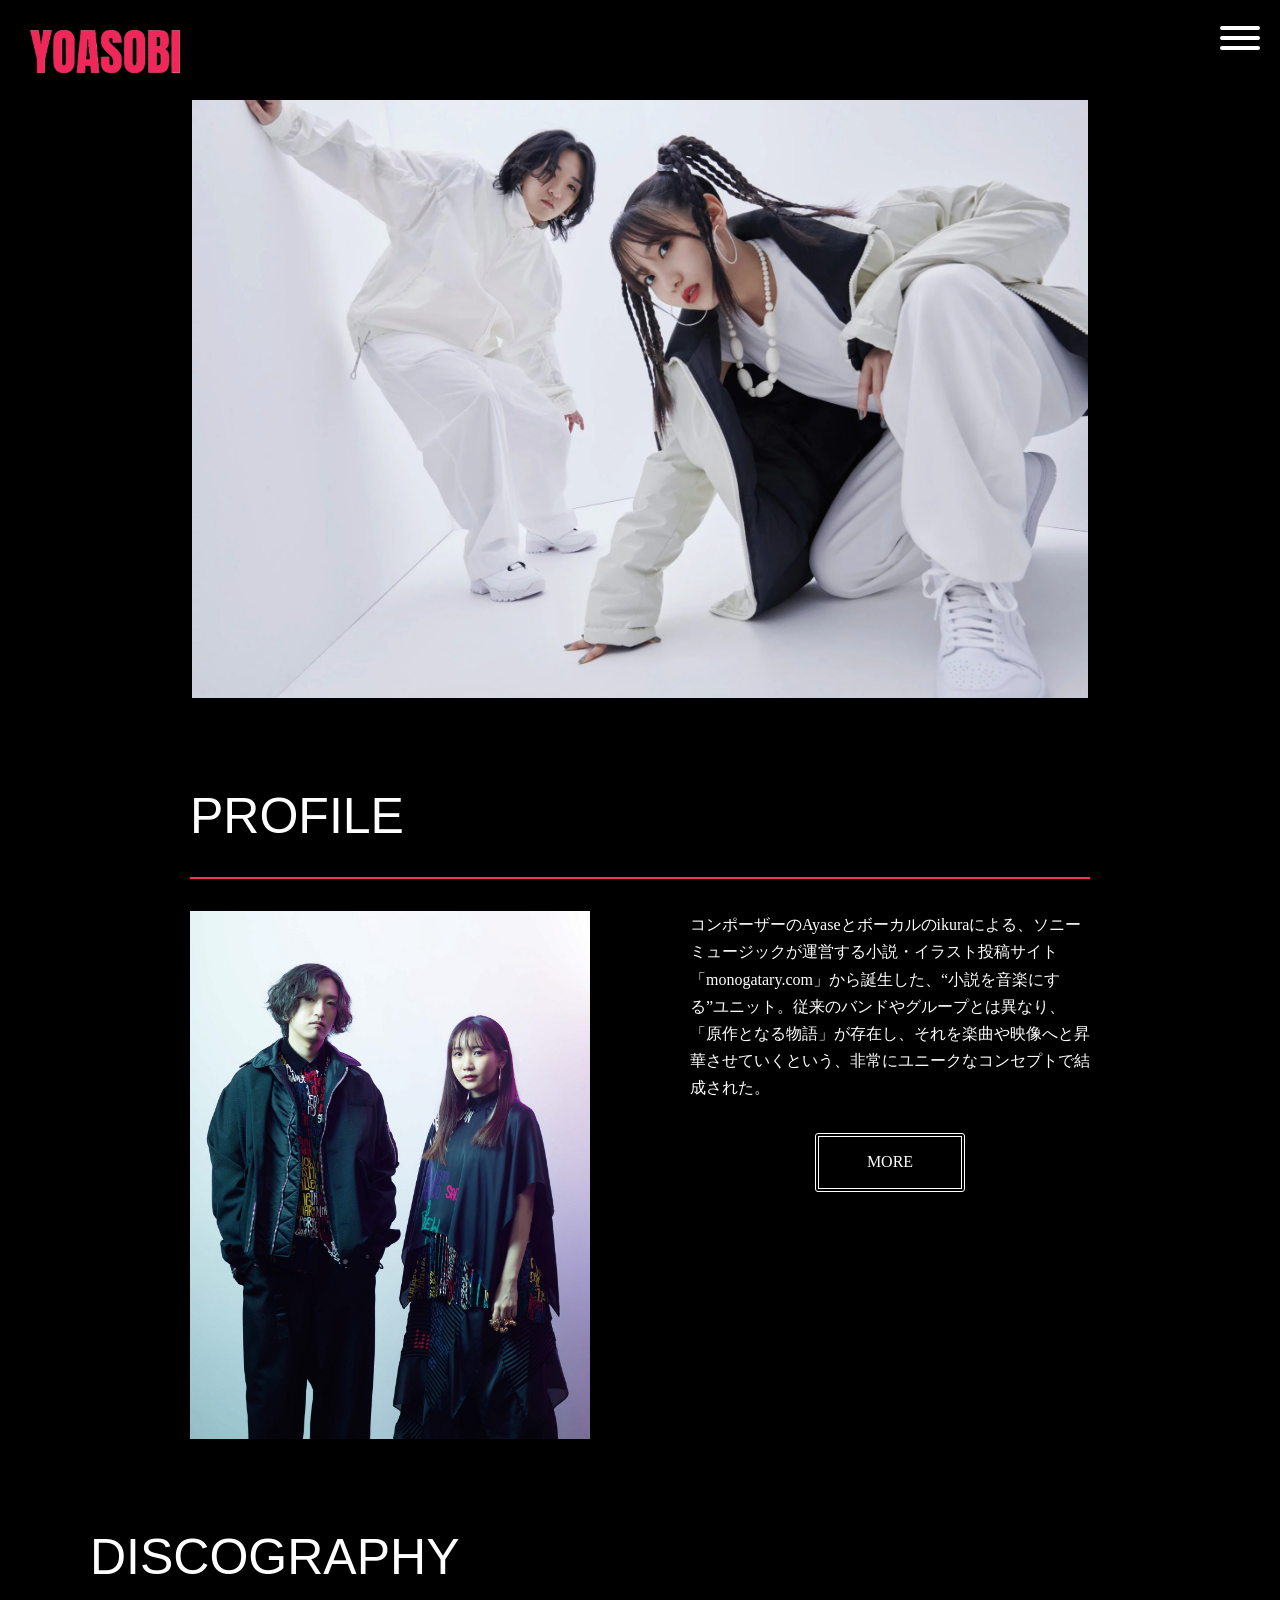
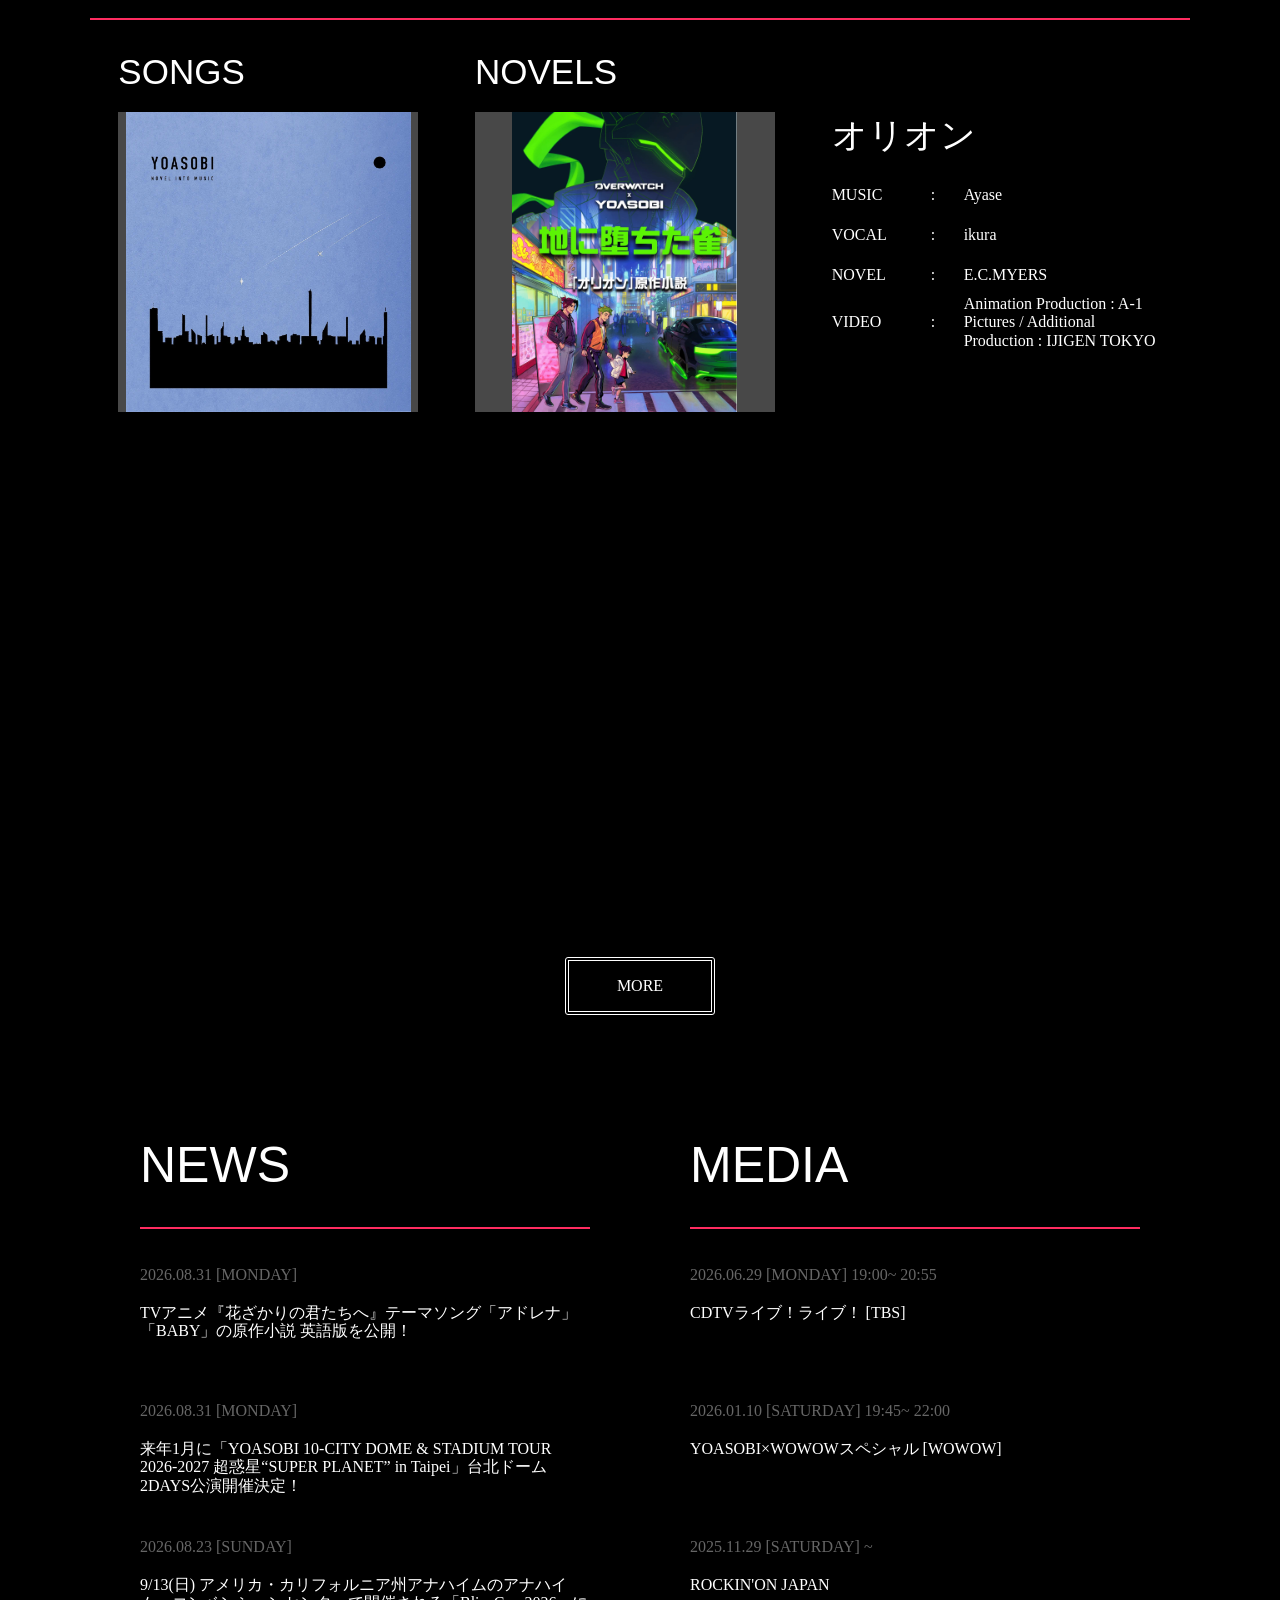
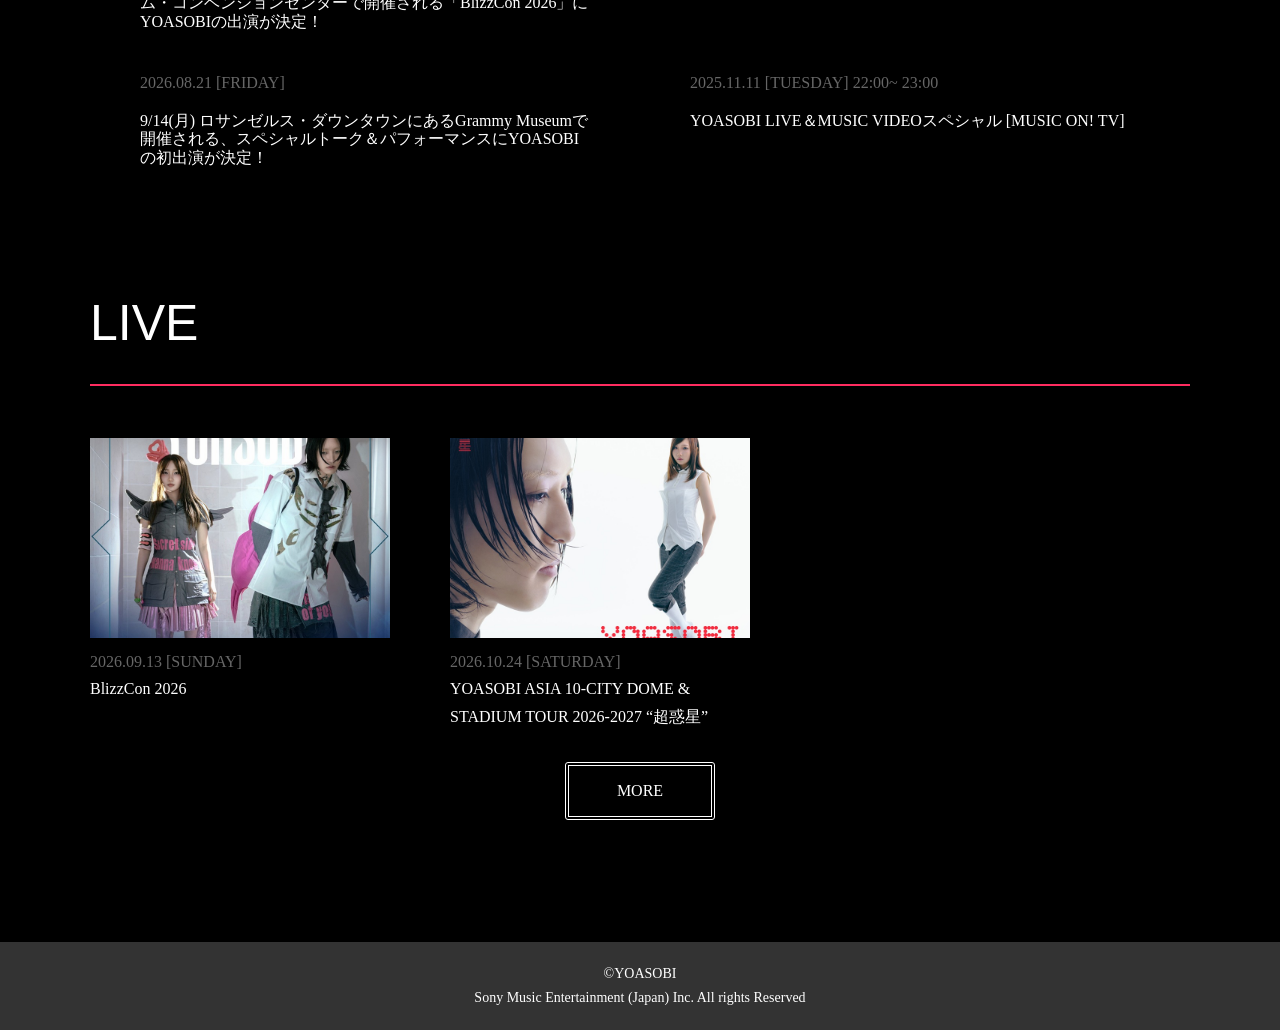
<file: index.html>
<!DOCTYPE html>
<html>
    <head>
        <meta charset="utf-8">
        <meta name="keywords" content="YOASOBI,Ayase,ikura,オリオン,BlizzCon 2026,超惑星">
        <meta name="description" content="『YOASOBI』オフィシャルサイトです。">
        <title>YOASOBI official site</title>
        <link rel="stylesheet" href="css/style.css">
        <link rel="stylesheet" href="css/normalize.css">
        <link rel="stylesheet" href="css/reset-min.css">
    </head>
    <body>
        <header>
            <div class="header_wrapper">
                <div class="header_logo">
                    <h1>
                        <a href="index.html">
                            <img src="images/mainlogo.png" alt="YOASOBI">
                        </a>
                    </h1>
                </div>
                <div class="nav_footer">
                    <input type="checkbox" id="menu-toggle" hidden>
  
                    <label class="menu-icon" for="menu-toggle">
                        <span></span>
                        <span></span>
                        <span></span>
                    </label>
                    
                    <div class="overlay"></div>

                    <nav class="nav_menu">
                        <ul class="menu-sns">
                            <li>
                                <div class="sns_icon">
                                    <a href="https://www.youtube.com/channel/UCvpredjG93ifbCP1Y77JyFA" target="_blank"><img src="images/youtube.png" alt="youtubeのロゴ"></a>
                                </div>
                                <div class="sns_icon">
                                    <a href="https://www.instagram.com/yoasobi_staff_/" target="_blank"><img src="images/Instagram.png" alt="Instagramのロゴ"></a>
                                </div>
                                <div class="sns_icon">
                                    <a href="https://x.com/yoasobi_staff" target="_blank"><img src="images/x.png" alt="Xのロゴ"></a>
                                </div>
                            </li>
                        </ul>
                        <ul class="menu-contents">
                            <a href="index.html"><li>HOME</li></a>
                            <a href="profile.html"><li>PROFILE</li></a>
                            <a href="discography.html"><li>DISCOGRAPHY</li></a>
                            <a href="live.html"><li>LIVE</li></a>
                        </ul>
                    </nav>
                </div>
            </div>
        </header>

        <main class="maincontents">
            <div class="mainvisual">
                <img src="images/mainvisual.jpg" alt="YOASOBI">
            </div>
            
            <div class="main-profile">
                <h2>PROFILE</h2>
                <hr>
                <div class="profile">
                    <div class="mainprofile-img">
                        <img src="images/main_profile.jpg" alt="YOASOBIのプロフィール写真">
                    </div>
                    <div class="profile_date">
                        <p>コンポーザーのAyaseとボーカルのikuraによる、ソニーミュージックが運営する小説・イラスト投稿サイト「monogatary.com」から誕生した、“小説を音楽にする”ユニット。従来のバンドやグループとは異なり、「原作となる物語」が存在し、それを楽曲や映像へと昇華させていくという、非常にユニークなコンセプトで結成された。</p>
                        <div class="nav_button">
                            <a href="profile.html">
                                <button>MORE</button>
                            </a>
                        </div>
                    </div>
                </div>
            </div>

            <div class="main-disco">
                <h2>DISCOGRAPHY</h2>
                <hr>
                <div class="main-songnovel">
                    <div class="sn-contents">
                        <h3>SONGS</h3>
                        <div class="disco-image">
                            <a href="https://lnk.to/book_for" target="_blank">
                                <img src="images/song01.jpg" alt="最新曲「オリオン」が収録されているアルバム">
                            </a>
                        </div>
                    </div>
                    <div class="sn-contents">
                        <h3>NOVELS</h3>
                        <div class="disco-image">
                            <a href="https://overwatch.blizzard.com/ja-jp/media/comic/the-fall-of-a-sparrow/" target="_blank">
                                <img src="images/novel01.jpg" alt="最新曲「オリオン」の原作小説">
                            </a>
                        </div>
                    </div>
                    <div class="song-info">
                        <h3>オリオン</h3>
                        <div class="song-credit">
                            <table>
                                <colgroup>
                                    <col style="width:30%">
                                    <col style="width:10%">
                                    <col style="width:60%">
                                </colgroup>
                                <tr>
                                    <th>MUSIC</th>
                                    <td>:</td>
                                    <td>Ayase</td>
                                </tr>
                                <tr>
                                    <th>VOCAL</th>
                                    <td>:</td>
                                    <td>ikura</td>
                                </tr>
                                <tr>
                                    <th>NOVEL</th>
                                    <td>:</td>
                                    <td>E.C.MYERS</td>
                                </tr>
                                <tr>
                                    <th>VIDEO</th>
                                    <td>:</td>
                                    <td>Animation Production : A-1 Pictures / Additional <br> Production : IJIGEN TOKYO</td>
                                </tr>
                            </table>
                        </div>
                    </div>
                </div>
                <div class="main-video">
                    <iframe width="840" height="472.5" src="https://www.youtube.com/embed/EjaQdBcF6K4?si=6nBf4ZF1mI2O5X7A" title="YouTube video player" frameborder="0" allow="accelerometer; autoplay; clipboard-write; encrypted-media; gyroscope; picture-in-picture; web-share" referrerpolicy="strict-origin-when-cross-origin" allowfullscreen></iframe>
                </div>
                <div class="nav_button">
                    <a href="discography.html">
                        <button>MORE</button>
                    </a>
                </div>
            </div>

            <div class="news-media">
                <div class="news">
                    <h2>NEWS</h2>
                    <hr>
                    <div class="nm-contents">
                        <div class="calender">
                            <p>2026.08.31 [MONDAY]</p>
                        </div>
                        <div class="nm-block">
                            <a href="#modal1">
                                TVアニメ『花ざかりの君たちへ』テーマソング「アドレナ」「BABY」の原作小説 英語版を公開！
                            </a>
                        </div>
                        <div id="modal1" class="modal">
                            <div class="modal-content">
                                <a href="#!" class="close" aria-label="閉じる">×</a>
                                <h3>TVアニメ『花ざかりの君たちへ』テーマソング「アドレナ」「BABY」の原作小説 英語版を公開！</h3>
                                <p>YOASOBIのオフィシャルホームページにて、TVアニメ『花ざかりの君たちへ』のテーマソング「アドレナ」「BABY」の原作小説の英語版が公開されました！</p>
                                <p>YOASOBIは、“小説を音楽にするユニット”というコンセプトを海外にも届けるため、これまでも楽曲の原作小説を英訳して公開してきました。<br>
                                代表曲「夜に駆ける」の原作小説『タナトスの誘惑』や、「怪物」の原作小説『自分の胸に自分の耳を押し当てて』をはじめ、これまでに複数の作品が英語で紹介されています。</p>
                                <p>今回は、TVアニメ『花ざかりの君たちへ』のオープニングテーマ「アドレナ」の原作小説『Magical』と、エンディングテーマ「BABY」の原作小説『My Dear……』の英語版が公開となりました。</p>
                                <p>初の北米ツアーを成功させ、来年には日本人アーティストとして最大規模となるアジアでのドーム＆スタジアムツアーを控えるYOASOBI。<br>
                                海外での活動をさらに広げる今、楽曲はもちろん、その原点にある“小説を音楽にする”という創作の世界にも、ぜひ触れていただきたいです。</p>
                                <p><strong>「アドレナ」英語版原作小説</strong><a href="https://www.yoasobi-music.jp/novels/magical" target="_blank">https://www.yoasobi-music.jp/novels/magical</a></p>
                                <p>「BABY」英語版原作小説<a href="https://www.yoasobi-music.jp/novels/my-dear" target="_blank">https://www.yoasobi-music.jp/novels/my-dear</a></p>
                            </div>
                        </div>
                    </div>
                    <div class="nm-contents">
                        <div class="calender">
                            <p>2026.08.31 [MONDAY]</p>
                        </div>
                        <div class="nm-block">
                            <a href="#modal2">
                                来年1月に「YOASOBI 10-CITY DOME & STADIUM TOUR 2026-2027 超惑星“SUPER PLANET” in Taipei」台北ドーム2DAYS公演開催決定！
                            </a>
                        </div>
                        <div id="modal2" class="modal">
                            <div class="modal-content">
                                <a href="#!" class="close" aria-label="閉じる">×</a>
                                <h3>来年1月に「YOASOBI 10-CITY DOME & STADIUM TOUR 2026-2027 超惑星“SUPER PLANET” in Taipei」台北ドーム2DAYS公演開催決定！</h3>
                                <p>2026年10月より開催するアジア10都市を巡るドーム＆スタジアムツアー「YOASOBI ASIA 10-CITY DOME & STADIUM TOUR 2026-2027 超惑星 “SUPER PLANET”」の台湾公演を、2027年1月9日（土）・10日（日）の2日間、台北ドームにて開催することが決定しました！</p>
                                <p>結成以来最大規模となる本ツアー。<br>
                                台湾公演は、YOASOBIにとって新たな挑戦となる台北ドームでの2DAYS公演として開催が決定しました！</p>
                                <p>チケットは、2026年9月16日（水）から先行販売がスタートするので、要チェックです！</p>
                                <p>■公演概要</p>
                                <p>公演名：YOASOBI ASIA 10-CITY DOME & STADIUM TOUR 2026-2027超惑星 “SUPER PLANET” IN TAIPEI<br>
                                会場：台北ドーム（Taipei Dome／台北大巨蛋）<br>
                                日程：<br>
                                2027年1月9日（土）15:00開場／18:00開演<br>
                                2027年1月10日（日）15:00開場／18:00開演<br>
                                チケット料金：NT$6,880／6,280／5,880／4,880／3,880／2,800／1,800<br>
                                ※全席指定・実名制による抽選販売</p>
                                <p>チケット販売スケジュール：<br>
                                Cathay United Bank CUBEカード会員限定先行販売<br>
                                2026年9月16日（水）12:00〜18:00［現地時間］<br>
                                第1弾 実名制先行抽選受付<br>
                                2026年9月17日（木）12:00〜9月20日（日）19:00［現地時間］<br>
                                プレイガイド：Ticket Plus 遠大售票系統</p>
                                <p>主催：FunEntertainment（好玩國際文化）
                                協賛：Music Nation（大國文化）
                                冠名協賛：Cathay United Bank（國泰世華銀行）
                                マーケティング：Fanta Integrated Marketing（芬達整合行銷）</p>
                            </div>
                        </div>
                    </div>
                    <div class="nm-contents">
                        <div class="calender">
                            <p>2026.08.23 [SUNDAY]</p>
                        </div>
                        <div class="nm-block">
                            <a href="#modal3">
                                9/13(日) アメリカ・カリフォルニア州アナハイムのアナハイム・コンベンションセンターで開催される「BlizzCon 2026」にYOASOBIの出演が決定！
                            </a>
                        </div>
                        <div id="modal3" class="modal">
                            <div class="modal-content">
                                <a href="#!" class="close" aria-label="閉じる">×</a>
                                <h3>9/13(日) アメリカ・カリフォルニア州アナハイムのアナハイム・コンベンションセンターで開催される「BlizzCon 2026」にYOASOBIの出演が決定！</h3>
                                <p>2026年9月13日(日)に、アメリカ・カリフォルニア州アナハイムのアナハイム・コンベンションセンターで開催される「BlizzCon 2026」に出演することが決定しました！</p>
                                <p>「BlizzCon」とは、米Blizzard Entertainmentが主催する、同社最大規模のゲームの祭典となっており、様々なゲームコンテンツを楽しむことが出来る他、イベントならではのEスポーツ大会や、ゲーム開発者による講演、関連アーティストによるパフォーマンスを予定しています。<br>
                                YOASOBIは、最新曲「オリオン」にて、世界的人気を誇るゲーム『オーバーウォッチ』とのコラボレーションを行いました。<br>
                                どんなパフォーマンスが繰り広げられるのか、続報を楽しみにしていてくださいね！</p>
                                <div class="news-image">
                                    <img src="images/live01.jpg" alt="BlizzCon 2026">
                                </div>
                                <p>【イベント情報】<br>
                                開催日：2026年9月12日(土)・9月13日(日)　※YOASOBIの出演は9月13日(日)<br>
                                会場：アナハイム・コンベンションセンター<br>
                                公式サイト：<a href="https://blizzcon.com/ja-jp/" target="_blank">https://blizzcon.com/ja-jp/</a></p>
                            </div>
                        </div>
                    </div>
                    <div class="nm-contents">
                        <div class="calender">
                            <p>2026.08.21 [FRIDAY]</p>
                        </div>
                        <div class="nm-block">
                            <a href="#modal4">
                                9/14(月) ロサンゼルス・ダウンタウンにあるGrammy Museumで開催される、スペシャルトーク＆パフォーマンスにYOASOBIの初出演が決定！
                            </a>
                        </div>
                        <div id="modal4" class="modal">
                            <div class="modal-content">
                                <a href="#!" class="close" aria-label="閉じる">×</a>
                                <h3>9/14(月) ロサンゼルス・ダウンタウンにあるGrammy Museumで開催される、スペシャルトーク＆パフォーマンスにYOASOBIの初出演が決定！</h3>
                                <p>2026年9月14日(月)に、ロサンゼルスのGrammy Museum®で、スペシャルトークとパフォーマンスを行うことが決定しました！</p>
                                <div class="news-image">
                                    <img src="images/news-image01.png" alt="Grammy Museum®の出演ポスター">
                                </div>
                                <p>当日は、進行役を交えたインタビューが行われ、YOASOBIの創作プロセスや、世界的な注目を集めるまでの軌跡について、ファンに向けてトークが予定されています。<br>
                                最後にはミュージアムを象徴するレイ・チャールズ・ルーフトップ・テラスでのスペシャルライブ！<br>
                                ジャンルの枠を超えたYOASOBIのサウンドを体感できる貴重な機会となります。</p>
                                <p>ぜひお楽しみに！</p>
                            </div>
                        </div>
                    </div>
                </div>
                <div class="media">
                    <h2>MEDIA</h2>
                    <hr>
                    <div class="nm-contents">
                        <div class="calender">
                            <p>2026.06.29 [MONDAY] 19:00~ 20:55</p>
                        </div>
                        <div class="nm-block">
                            <a href="#modal5">
                                CDTVライブ！ライブ！ [TBS]
                            </a>
                        </div>
                        <div id="modal5" class="modal">
                            <div class="modal-content">
                                <a href="#!" class="close" aria-label="閉じる">×</a>
                                <h3>CDTVライブ！ライブ！ [TBS]</h3>
                                <p>［タイトル］『ＣＤＴＶライブ！ライブ！』</p>
                                <p>［放送日時］6月29日（月）よる7:00～8:55</p>
                                <p>［進行］えとちゃん（江藤愛ＴＢＳアナウンサー）</p>
                                <p>［スタッフ］<br>
                                製作著作　　　　　　　ＴＢＳ<br>
                                制作プロデューサー　　大木真太郎　髙宮　望<br>
                                総合演出　　　　　　　竹永典弘<br>
                                プロデューサー　　　　寺田裕樹</p>
                                <p>公式HP <a href="https://www.tbs.co.jp/cdtv_livelive/" target="_blank">https://www.tbs.co.jp/cdtv_livelive/</a><br>
                                公式SNS<br>
                                ［X］<a href="https://x.com/TBSCDTV" target="_blank">https://x.com/TBSCDTV</a><br>
                                ［Instagram］<a href="https://www.instagram.com/cdtv.tbs6/" target="_blank">https://www.instagram.com/cdtv.tbs6/</a><br>
                                ［YouTube］<a href="https://www.youtube.com/@cdtvyoutube9316/featured" target="_blank">https://www.youtube.com/@cdtvyoutube9316/featured</a></p>
                            </div>
                        </div>
                    </div>
                    <div class="nm-contents">
                        <div class="calender">
                            <p>2026.01.10 [SATURDAY] 19:45~ 22:00</p>
                        </div>
                        <div class="nm-block">
                            <a href="#modal6">
                                YOASOBI×WOWOWスペシャル [WOWOW]
                            </a>
                        </div>
                        <div id="modal6" class="modal">
                            <div class="modal-content">
                                <a href="#!" class="close" aria-label="閉じる">×</a>
                                <h3>YOASOBI×WOWOWスペシャル [WOWOW]</h3>
                                <p>YOASOBIにとって過去最多の公演数となる全国ホールツアーより、11月の沖縄公演の模様を放送・配信！<br>
                                <a href="https://www.wowow.co.jp/detail/205756" target="_blank">https://www.wowow.co.jp/detail/205756</a><br>
                                収録日：2025年11月30日<br>
                                収録場所：沖縄　沖縄コンベンションセンター展示棟</p>
                            </div>
                        </div>
                    </div>
                    <div class="nm-contents">
                        <div class="calender">
                            <p>2025.11.29 [SATURDAY] ~</p>
                        </div>
                        <div class="nm-block">
                            <a href="#modal7">
                                ROCKIN'ON JAPAN
                            </a>
                        </div>
                        <div id="modal7" class="modal">
                            <div class="modal-content">
                                <a href="#!" class="close" aria-label="閉じる">×</a>
                                <h3>ROCKIN'ON JAPAN</h3>
                                <p>11月29日発売の『ROCKIN'ON JAPAN』1月号にYOASOBIツアーレポートを掲載いただいています！<br>
                                是非チェックしてみてください。<br>
                                <a href="https://rockinon.com/blog/yamazaki/213706" target="_blank">https://rockinon.com/blog/yamazaki/213706</a></p>
                            </div>
                        </div>
                    </div>
                    <div class="nm-contents">
                        <div class="calender">
                            <p>2025.11.11 [TUESDAY] 22:00~ 23:00</p>
                        </div>
                        <div class="nm-block">
                            <a href="#modal8">
                                YOASOBI LIVE＆MUSIC VIDEOスペシャル [MUSIC ON! TV]
                            </a>
                        </div>
                        <div id="modal8" class="modal">
                            <div class="modal-content">
                                <a href="#!" class="close" aria-label="閉じる">×</a>
                                <h3>YOASOBI LIVE＆MUSIC VIDEOスペシャル [MUSIC ON! TV]</h3>
                                <p>11/11(火) 22:00～23:00<br>
                                YOASOBI LIVE＆MUSIC VIDEOスペシャル<br>
                                <a href="https://www.m-on.jp/program/detail/yoasobi-livemusic-video-sp-2510/" target="_blank">https://www.m-on.jp/program/detail/yoasobi-livemusic-video-sp-2510/</a></p>
                            </div>
                        </div>
                    </div>
                </div>
            </div>
            
            <div class="main-live">
                <h2>LIVE</h2>
                <hr>
                <div class="live-menu">
                    <div class="livecon-main">
                        <a href="#modal9">
                            <div class="live-image">
                                <img src="images/live01.jpg" alt="BlizzCon 2026">
                            </div>
                            <div class="calender">
                                <p>2026.09.13 [SUNDAY]</p>
                            </div>
                            <div class="live-block">
                                <p>BlizzCon 2026</p>
                            </div>
                        </a>
                        <div id="modal9" class="modal">
                            <div class="modal-content">
                                <a href="#!" class="close" aria-label="閉じる">×</a>
                                <div class="live-info">
                                    <div class="liveinfo-image">
                                        <img src="images/live01.jpg" alt="ライブ「BlizzCon」のイメージ画像">
                                    </div>
                                    <div class="live-date">
                                        <h5>BlizzCon 2026</h5>
                                        <p>開催日：2026年9月12日(土)・9月13日(日)<br>
                                        　※YOASOBIの出演は9月13日(日)<br>
                                        会場：アナハイム・コンベンションセンター（アメリカ・ロサンゼルス）<br>
                                        公式サイト：<a href="https://blizzcon.com/ja-jp/" target="_blank">https://blizzcon.com/ja-jp/</a>
                                        </p>
                                    </div>
                                </div>
                            </div>
                        </div>
                    </div>
                    <div class="livecon-main">
                        <a href="#modal10">
                            <div class="live-image">
                                <img src="images/live02.jpg" alt="超惑星">
                            </div>
                            <div class="calender">
                                <p>2026.10.24 [SATURDAY]</p>
                            </div>
                            <div class="live-block">
                                <p>YOASOBI ASIA 10-CITY DOME &<br>
                                STADIUM TOUR 2026-2027 “超惑星”</p>
                            </div>
                        </a>
                        <div id="modal10" class="modal">
                            <div class="modal-content">
                                <a href="#!" class="close" aria-label="閉じる">×</a>
                                <div class="live-info">
                                    <div class="liveinfo-image">
                                        <img src="images/live02.jpg" alt="ライブ「超惑星」のイメージ画像">
                                    </div>
                                    <div class="live-date">
                                        <h5>YOASOBI ASIA 10-CITY DOME & STADIUM TOUR 2026-2027 “超惑星”</h5>
                                        <h6>-   国内公演概要   -</h6>
                                        <p>＜大阪公演＞<br>
                                        京セラドーム大阪<br>
                                        2026年10月24日（土）　開場 15:30  開演 18:00<br>
                                        2026年10月25日（日）　開場 14:30  開演 17:00<br>
                                        お問合せ：キョードーインフォメーション　0570-200-888 ( 平日12:00-17:00 ）</p>
                                        <p>＜愛知公演＞<br>
                                        バンテリンドーム ナゴヤ<br>
                                        2026年11月7日（土）　開場 15:30  開演 18:00<br>
                                        2026年11月8日（日）　開場 14:30  開演 17:00<br>
                                        お問合せ：サンデーフォークプロモーション　052-320-9100（12:00～18:00）</p>
                                        <p>＜北海道公演＞<br>
                                        大和ハウス プレミストドーム<br>
                                        2026年11月14日（土）　開場 15:30  開演 18:00<br>
                                        2026年11月15日（日）　開場 14:30  開演 17:00<br>
                                        お問合せ：WESS　 <a href="mailto:info@wess.co.jp">info@wess.co.jp</a></p>
                                        <p>＜福岡公演＞<br>
                                        みずほPayPayドーム福岡<br>
                                        2026年11月28日（土）　開場 15:30  開演 18:00<br>
                                        2026年11月29日（日）　開場 14:30  開演 17:00<br>
                                        お問合せ：キョードー西日本　0570-09-2424（平日・土曜 11:00～15:00）</p>

                                        <p>＜東京公演＞<br>
                                        東京ドーム<br>
                                        2026年12月5日（土）　開場 15:30  開演 18:00<br>
                                        2026年12月6日（日）　開場 14:30  開演 17:00<br>
                                        お問合せ：ホットスタッフ・プロモーション　050-5211-6077 (平日12:00〜18:00)</p>

                                        <h6>―TICKET― </h6>
                                        <p>指定席　14,000円（税込）<br>
                                        ファミリーチケット・大人［着席指定］　14,000円（税込）<br>　
                                        ファミリーチケット・子供［着席指定］　　8,000円（税込）<br>
                                        [販売サイト]<a href="https://l-tike.com/concert/mevent/?mid=530064" target="_blank">https://l-tike.com/concert/mevent/?mid=530064</a></p>
                                        
                                    </div>
                                </div>
                            </div>
                        </div>
                    </div>
                </div>
                <div class="nav_button">
                    <a href="live.html">
                        <button>MORE</button>
                    </a>
                </div>
            </div>

        </main>
        <footer>
            <div class="copylight">
                <p>©YOASOBI<br>
                Sony Music Entertainment (Japan) Inc. All rights Reserved</p>
            </div>
        </footer>
    </body>
</html>
</file>
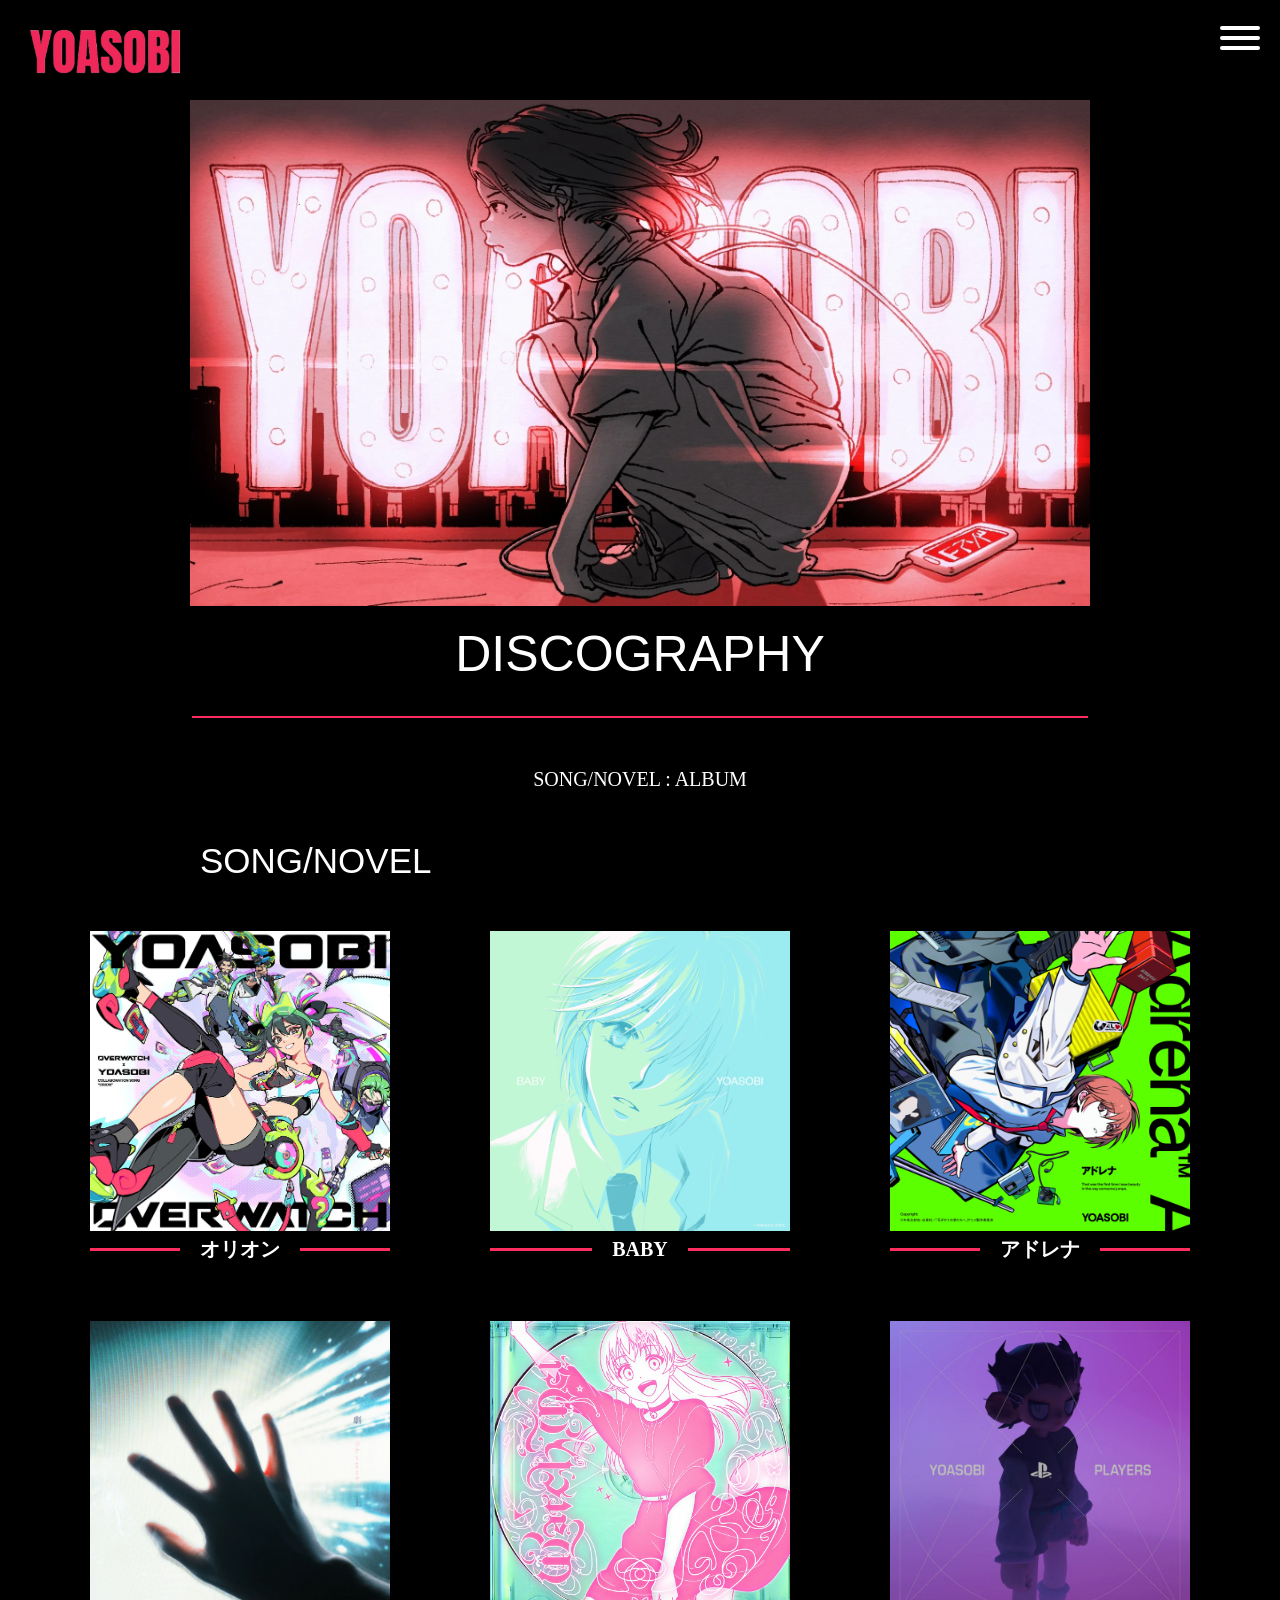
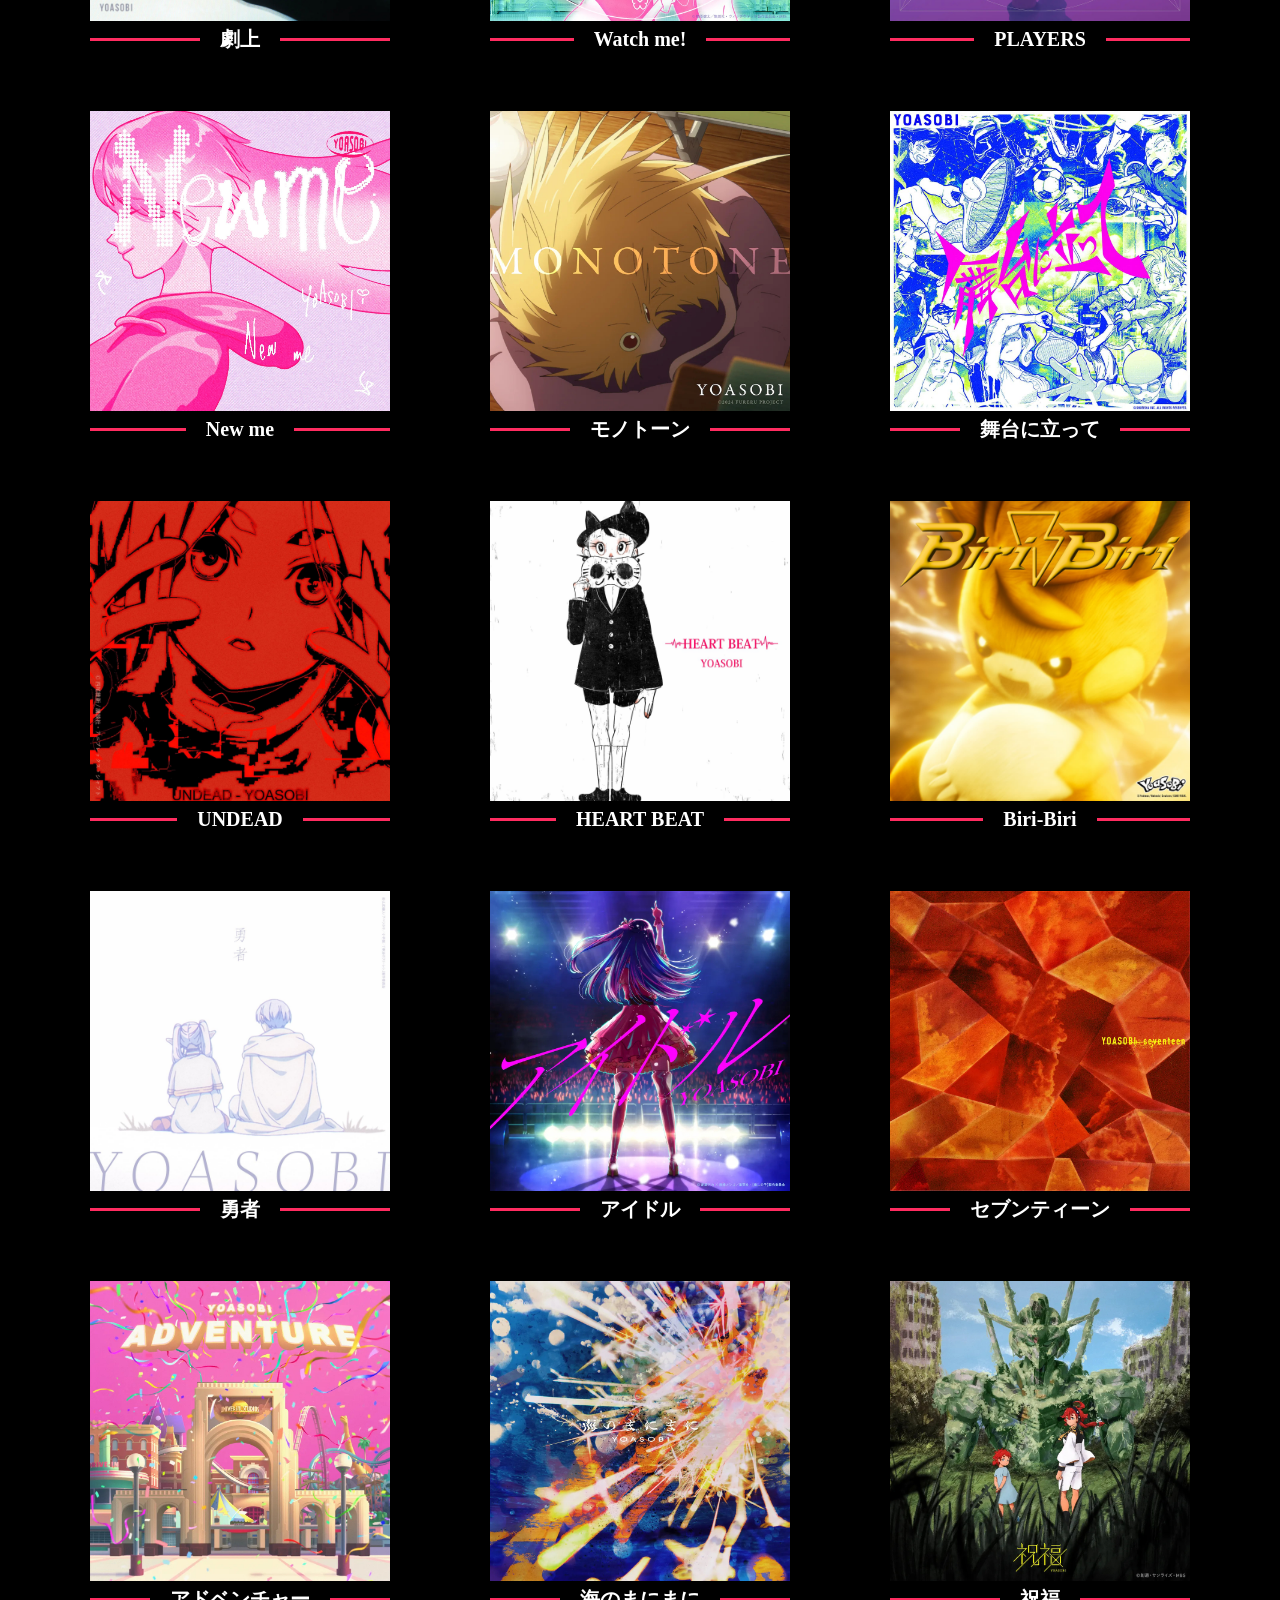
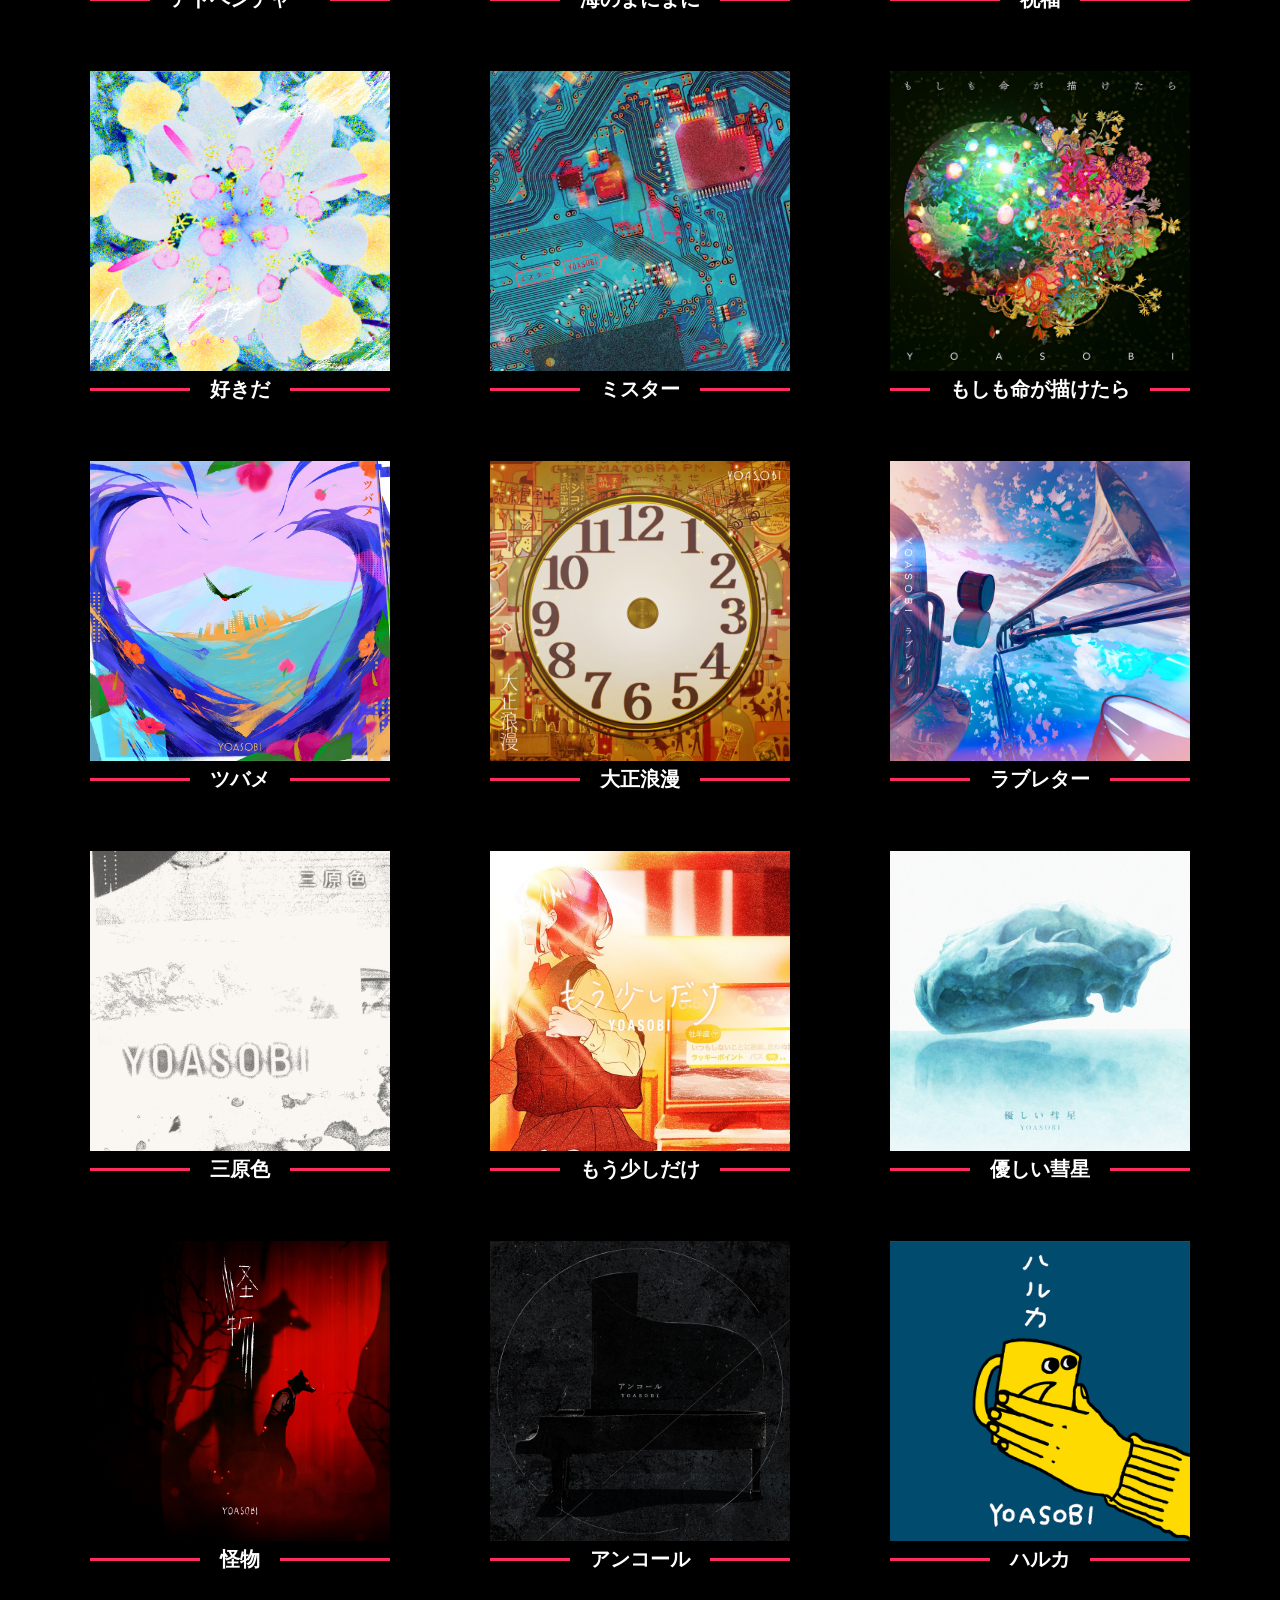
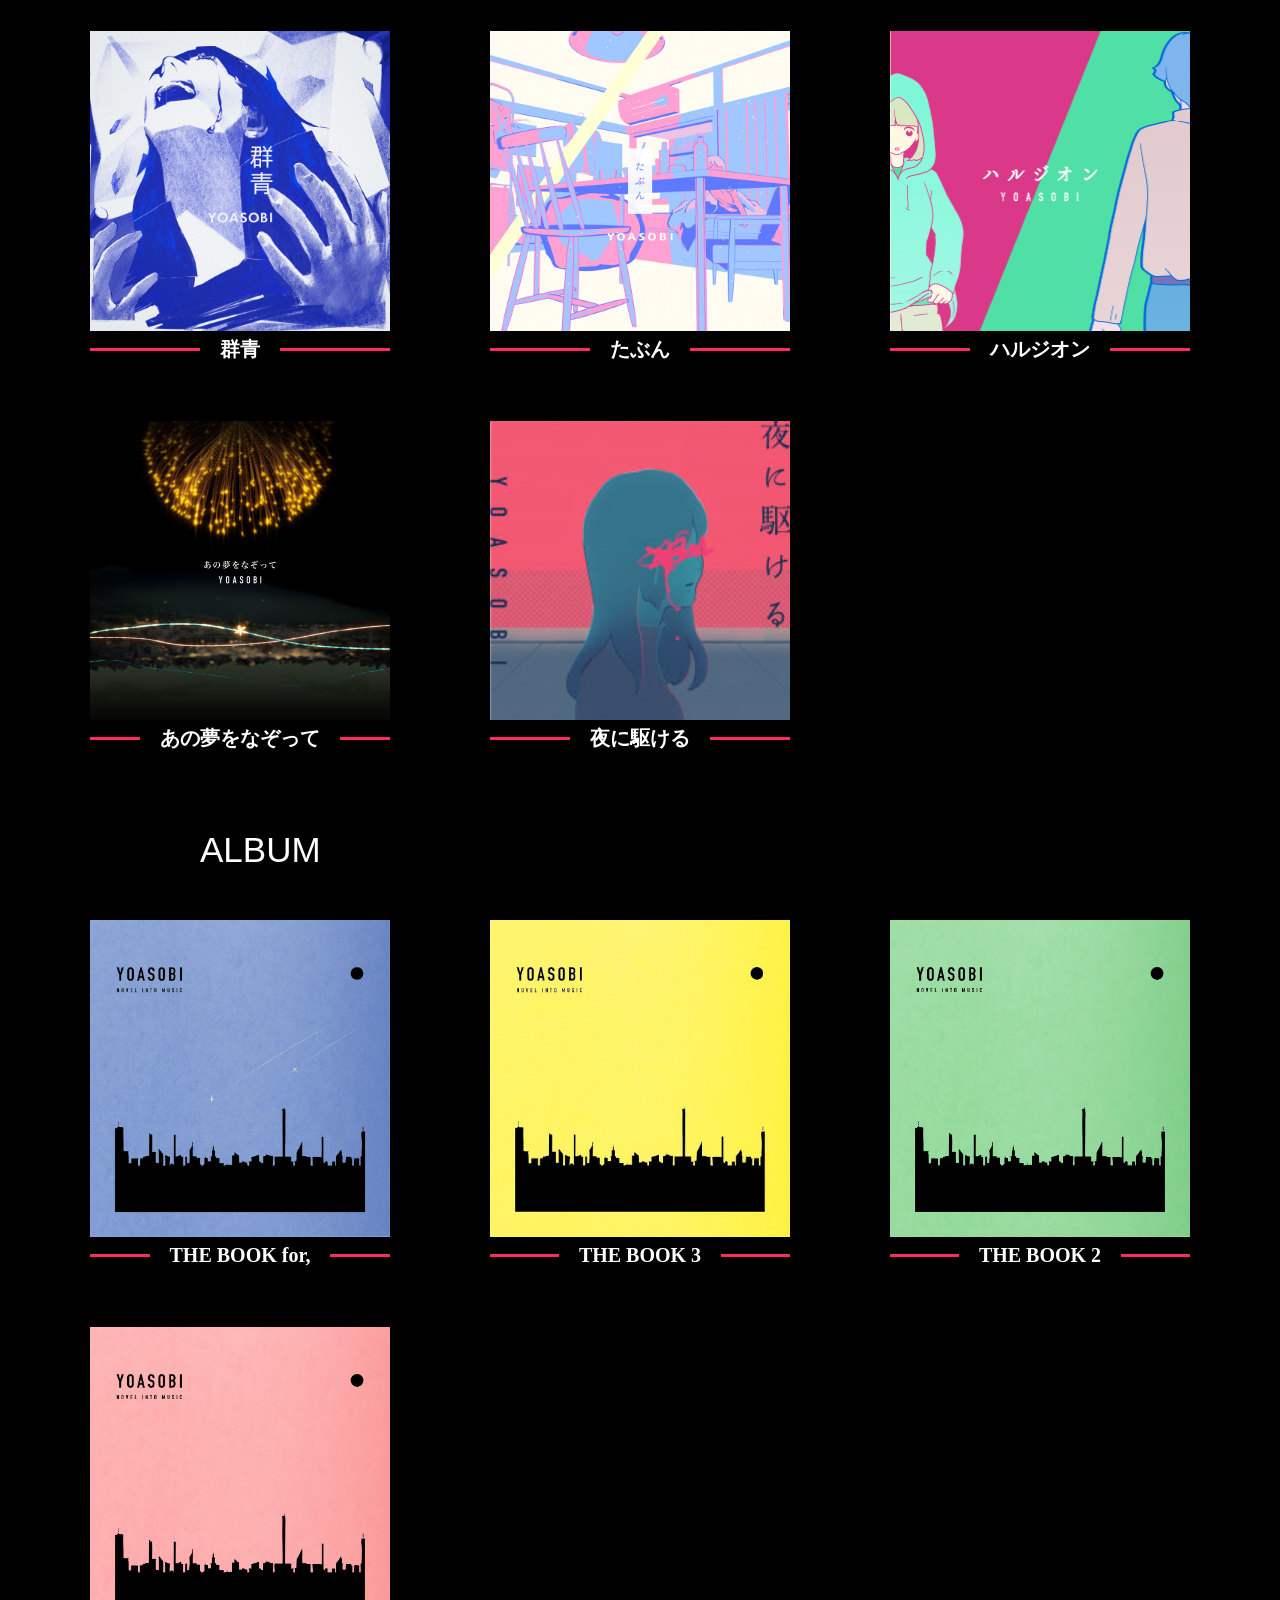
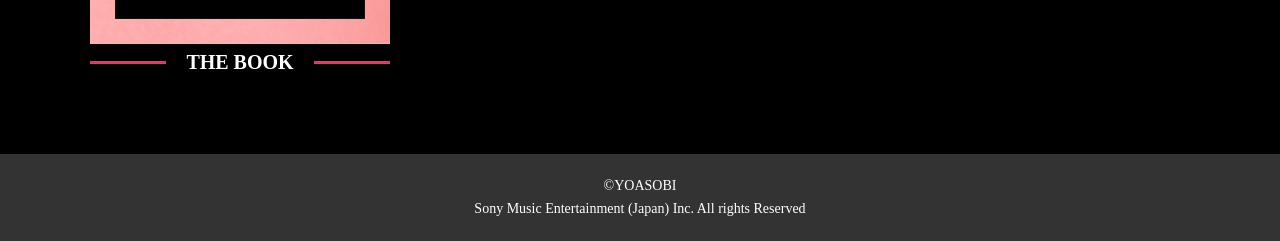
<file: discography.html>
<!DOCTYPE html>
<html>
    <head>
        <meta charset="utf-8">
        <meta name="keywords" content="YOASOBI,Ayase,ikura,オリオン,BABY,アドレナ">
        <meta name="description" content="『YOASOBI』楽曲と小説を紹介しています。">
        <title>DISCOGRAPHY｜YOASOBI official site</title>
        <link rel="stylesheet" href="css/style.css">
        <link rel="stylesheet" href="css/normalize.css">
        <link rel="stylesheet" href="css/reset-min.css">
    </head>
    <body>
        <header>
            <div class="header_wrapper">
                <div class="header_logo">
                    <h1>
                        <a href="index.html">
                            <img src="images/mainlogo.png" alt="YOASOBI">
                        </a>
                    </h1>
                </div>
                <div class="nav_footer">
                    <input type="checkbox" id="menu-toggle" hidden>
  
                    <label class="menu-icon" for="menu-toggle">
                        <span></span>
                        <span></span>
                        <span></span>
                    </label>
                    
                    <div class="overlay"></div>

                    <nav class="nav_menu">
                        <ul class="menu-sns">
                            <li>
                                <div class="sns_icon">
                                    <a href="https://www.youtube.com/channel/UCvpredjG93ifbCP1Y77JyFA" target="_blank"><img src="images/youtube.png" alt="youtubeのロゴ"></a>
                                </div>
                                <div class="sns_icon">
                                    <a href="https://www.instagram.com/yoasobi_staff_/" target="_blank"><img src="images/Instagram.png" alt="Instagramのロゴ"></a>
                                </div>
                                <div class="sns_icon">
                                    <a href="https://x.com/yoasobi_staff" target="_blank"><img src="images/x.png" alt="Xのロゴ"></a>
                                </div>
                            </li>
                        </ul>
                        <ul class="menu-contents">
                            <a href="index.html"><li>HOME</li></a>
                            <a href="profile.html"><li>PROFILE</li></a>
                            <a href="discography.html"><li>DISCOGRAPHY</li></a>
                            <a href="live.html"><li>LIVE</li></a>
                        </ul>
                    </nav>
                </div>
            </div>
        </header>
        <main class="second-con">
            <div class="second-visual">
                <img src="images/secondvisual.jpg" alt="YOASOBI">
            </div>
            <h2>DISCOGRAPHY</h2>
            <hr>
            <div class="disid-button">
                <a href="#sn">SONG/NOVEL</a> : <a href="#al">ALBUM</a>
            </div>
            <h3 id="sn" class="dis-title">SONG/NOVEL</h3>
            <section class="discography">
                <div class="disco-content">
                    <a href="#modal1">
                        <div class="modal-img">
                            <img src="images/disco01.jpg" alt="「オリオン」のイメージ画像">
                        </div>
                        <h4>オリオン</h4>
                    </a>
                    <div id="modal1" class="modal">
                        <div class="modal-content">
                            <a href="#!" class="close" aria-label="閉じる">×</a>
                            <div class="main-songnovel">
                                <div class="sn-contents">
                                    <h5>SONGS</h5>
                                    <a href="https://lnk.to/book_for" target="_blank">
                                        <div class="disco-image">
                                            <img src="images/song01.jpg" alt="「オリオン」が収録されているアルバム">
                                        </div>
                                    </a>
                                </div>
                                <div class="sn-contents">
                                    <h5>NOVELS</h5>
                                    <a href="https://overwatch.blizzard.com/ja-jp/media/comic/the-fall-of-a-sparrow/" target="_blank">
                                        <div class="disco-image">
                                            <img src="images/novel01.jpg" alt="「オリオン」の原作小説">
                                        </div>
                                    </a>
                                </div>
                                <div class="song-info">
                                    <h5>オリオン</h5>
                                    <div class="song-credit">
                                        <table>
                                            <colgroup>
                                                <col style="width:30%">
                                                <col style="width:10%">
                                                <col style="width:60%">
                                            </colgroup>
                                            <tr>
                                                <th>MUSIC</th>
                                                <td>:</td>
                                                <td>Ayase</td>
                                            </tr>
                                            <tr>
                                                <th>VOCAL</th>
                                                <td>:</td>
                                                <td>ikura</td>
                                            </tr>
                                            <tr>
                                                <th>NOVEL</th>
                                                <td>:</td>
                                                <td>E.C.MYERS</td>
                                            </tr>
                                            <tr>
                                                <th>VIDEO</th>
                                                <td>:</td>
                                                <td>Animation Production : A-1 Pictures / Additional <br> Production : IJIGEN TOKYO</td>
                                            </tr>
                                        </table>
                                    </div>
                                </div>
                            </div>
                            <div class="main-video">
                                <iframe width="840" height="472.5" src="https://www.youtube.com/embed/EjaQdBcF6K4?si=6nBf4ZF1mI2O5X7A" title="YouTube video player" frameborder="0" allow="accelerometer; autoplay; clipboard-write; encrypted-media; gyroscope; picture-in-picture; web-share" referrerpolicy="strict-origin-when-cross-origin" allowfullscreen></iframe>
                            </div>
                        </div>
                    </div>
                </div>
                <div class="disco-content">
                    <a href="#modal2">
                        <div class="modal-img">
                            <img src="images/song02.jpg" alt="「BABY」のイメージ画像">
                        </div>
                        <h4>BABY</h4>
                    </a>
                    <div id="modal2" class="modal">
                        <div class="modal-content">
                            <a href="#!" class="close" aria-label="閉じる">×</a>
                            <div class="main-songnovel">
                                <div class="sn-contents">
                                    <h5>SONGS</h5>
                                    <a href="https://lnk.to/yoasobi-baby" target="_blank">
                                        <div class="disco-image">
                                            <img src="images/song02.jpg" alt="「BABY」のイメージ画像">
                                        </div>
                                    </a>
                                </div>
                                <div class="sn-contents">
                                    <h5>NOVELS</h5>
                                    <a href="https://hanakimi-anime.com/special/novel/ed/" target="_blank">
                                        <div class="disco-image">
                                            <img src="images/novel02.jpg" alt="「BABY」の原作小説">
                                        </div>
                                    </a>
                                </div>
                                <div class="song-info">
                                    <h5>BABY</h5>
                                    <div class="song-credit">
                                        <table>
                                            <colgroup>
                                                <col style="width:30%">
                                                <col style="width:10%">
                                                <col style="width:60%">
                                            </colgroup>
                                            <tr>
                                                <th>MUSIC</th>
                                                <td>:</td>
                                                <td>Ayase</td>
                                            </tr>
                                            <tr>
                                                <th>VOCAL</th>
                                                <td>:</td>
                                                <td>ikura</td>
                                            </tr>
                                            <tr>
                                                <th>NOVEL</th>
                                                <td>:</td>
                                                <td>Aoki Yasuko</td>
                                            </tr>
                                            <tr>
                                                <th>VIDEO</th>
                                                <td>:</td>
                                                <td>Yuhei Sakuragi</td>
                                            </tr>
                                        </table>
                                    </div>
                                </div>
                            </div>
                            <div class="main-video">
                                <iframe width="560" height="315" src="https://www.youtube.com/embed/tWqZxTAy7rU?si=w2I5UxzVK6z9Pgug" title="YouTube video player" frameborder="0" allow="accelerometer; autoplay; clipboard-write; encrypted-media; gyroscope; picture-in-picture; web-share" referrerpolicy="strict-origin-when-cross-origin" allowfullscreen></iframe>
                            </div>
                        </div>
                    </div>
                </div>
                <div class="disco-content">
                    <a href="#modal3">
                        <div class="modal-img">
                            <img src="images/song03.jpg" alt="「アドレナ」のイメージ画像">
                        </div>
                        <h4>アドレナ</h4>
                    </a>
                    <div id="modal3" class="modal">
                        <div class="modal-content">
                            <a href="#!" class="close" aria-label="閉じる">×</a>
                            <div class="main-songnovel">
                                <div class="sn-contents">
                                    <h5>SONGS</h5>
                                    <a href="https://lnk.to/yoasobi-adrena" target="_blank">
                                        <div class="disco-image">
                                            <img src="images/song03.jpg" alt="「アドレナ」のイメージ画像">
                                        </div>
                                    </a>
                                </div>
                                <div class="sn-contents">
                                    <h5>NOVELS</h5>
                                    <a href="https://hanakimi-anime.com/special/novel/op/" target="_blank">
                                        <div class="disco-image">
                                            <img src="images/novel03.jpg" alt="「アドレナ」の原作小説">
                                        </div>
                                    </a>
                                </div>
                                <div class="song-info">
                                    <h5>アドレナ</h5>
                                    <div class="song-credit">
                                        <table>
                                            <colgroup>
                                                <col style="width:30%">
                                                <col style="width:10%">
                                                <col style="width:60%">
                                            </colgroup>
                                            <tr>
                                                <th>MUSIC</th>
                                                <td>:</td>
                                                <td>Ayase</td>
                                            </tr>
                                            <tr>
                                                <th>VOCAL</th>
                                                <td>:</td>
                                                <td>ikura</td>
                                            </tr>
                                            <tr>
                                                <th>NOVEL</th>
                                                <td>:</td>
                                                <td>Fuyu Tsuyama</td>
                                            </tr>
                                            <tr>
                                                <th>VIDEO</th>
                                                <td>:</td>
                                                <td>Tsuribu Tokyo</td>
                                            </tr>
                                        </table>
                                    </div>
                                </div>
                            </div>
                            <div class="main-video">
                                <iframe width="560" height="315" src="https://www.youtube.com/embed/ARqP5ohiubY?si=uoaoxCy7SLOQMMiq" title="YouTube video player" frameborder="0" allow="accelerometer; autoplay; clipboard-write; encrypted-media; gyroscope; picture-in-picture; web-share" referrerpolicy="strict-origin-when-cross-origin" allowfullscreen></iframe>
                            </div>
                        </div>
                    </div>
                </div>
                <div class="disco-content">
                    <a href="#modal4">
                        <div class="modal-img">
                            <img src="images/song04.jpg" alt="「劇上」のイメージ画像">
                        </div>
                        <h4>劇上</h4>
                    </a>
                    <div id="modal4" class="modal">
                        <div class="modal-content">
                            <a href="#!" class="close" aria-label="閉じる">×</a>
                            <div class="main-songnovel">
                                <div class="sn-contents">
                                    <h5>SONGS</h5>
                                    <a href="https://lnk.to/gekijyo" target="_blank">
                                        <div class="disco-image">
                                            <img src="images/song04.jpg" alt="「劇上」のイメージ画像">
                                        </div>
                                    </a>
                                </div>
                                <div class="sn-contents">
                                    <h5>NOVELS</h5>
                                    <a href="https://www.yoasobi-music.jp/novels/gekijomonogatari" target="_blank">
                                        <div class="disco-image">
                                            <img src="images/novel04.jpg" alt="「劇上」の原作小説">
                                        </div>
                                    </a>
                                </div>
                                <div class="song-info">
                                    <h5>劇上</h5>
                                    <div class="song-credit">
                                        <table>
                                            <colgroup>
                                                <col style="width:30%">
                                                <col style="width:10%">
                                                <col style="width:60%">
                                            </colgroup>
                                            <tr>
                                                <th>MUSIC</th>
                                                <td>:</td>
                                                <td>Ayase</td>
                                            </tr>
                                            <tr>
                                                <th>VOCAL</th>
                                                <td>:</td>
                                                <td>ikura</td>
                                            </tr>
                                            <tr>
                                                <th>NOVEL</th>
                                                <td>:</td>
                                                <td>Koki Mitani</td>
                                            </tr>
                                            <tr>
                                                <th>VIDEO</th>
                                                <td>:</td>
                                                <td>Pennacky</td>
                                            </tr>
                                        </table>
                                    </div>
                                </div>
                            </div>
                            <div class="main-video">
                                <iframe width="560" height="315" src="https://www.youtube.com/embed/GuIkxXiVHps?si=1koy5xzPEMm8B5lB" title="YouTube video player" frameborder="0" allow="accelerometer; autoplay; clipboard-write; encrypted-media; gyroscope; picture-in-picture; web-share" referrerpolicy="strict-origin-when-cross-origin" allowfullscreen></iframe>
                            </div>
                        </div>
                    </div>
                
                </div>
                <div class="disco-content">
                    <a href="#modal5">
                        <div class="modal-img">
                            <img src="images/song05.jpg" alt="「Watch me!」のイメージ画像">
                        </div>
                        <h4>Watch me!</h4>
                    </a>
                    <div id="modal5" class="modal">
                        <div class="modal-content">
                            <a href="#!" class="close" aria-label="閉じる">×</a>
                            <div class="main-songnovel">
                                <div class="sn-contents">
                                    <h5>SONGS</h5>
                                    <a href="https://lnk.to/gekijyo" target="_blank">
                                        <div class="disco-image">
                                            <img src="images/song05.jpg" alt="「Watch me!」のイメージ画像">
                                        </div>
                                    </a>
                                </div>
                                <div class="sn-contents">
                                    <h5>NOVELS</h5>
                                    <a href="https://www.yoasobi-music.jp/novels/gekijomonogatari" target="_blank">
                                        <div class="disco-image">
                                            <img src="images/novel05.jpg" alt="「Watch me!」の原作小説">
                                        </div>
                                    </a>
                                </div>
                                <div class="song-info">
                                    <h5>Watch me!</h5>
                                    <div class="song-credit">
                                        <table>
                                            <colgroup>
                                                <col style="width:30%">
                                                <col style="width:10%">
                                                <col style="width:60%">
                                            </colgroup>
                                            <tr>
                                                <th>MUSIC</th>
                                                <td>:</td>
                                                <td>Ayase</td>
                                            </tr>
                                            <tr>
                                                <th>VOCAL</th>
                                                <td>:</td>
                                                <td>ikura</td>
                                            </tr>
                                            <tr>
                                                <th>NOVEL</th>
                                                <td>:</td>
                                                <td>Kenta Shinohara</td>
                                            </tr>
                                            <tr>
                                                <th>VIDEO</th>
                                                <td>:</td>
                                                <td>Yu nakagauchi(Folium)</td>
                                            </tr>
                                        </table>
                                    </div>
                                </div>
                            </div>
                            <div class="main-video">
                                <iframe width="560" height="315" src="https://www.youtube.com/embed/evtoG-4dLM4?si=XtAy0j4YK6AiFrlH" title="YouTube video player" frameborder="0" allow="accelerometer; autoplay; clipboard-write; encrypted-media; gyroscope; picture-in-picture; web-share" referrerpolicy="strict-origin-when-cross-origin" allowfullscreen></iframe>
                            </div>
                        </div>
                    </div>
                </div>
                <div class="disco-content">
                    <a href="#modal6">
                        <div class="modal-img">
                            <img src="images/song06.jpg" alt="「PLAYERS」のイメージ画像">
                        </div>
                        <h4>PLAYERS</h4>
                    </a>
                    <div id="modal6" class="modal">
                        <div class="modal-content">
                            <a href="#!" class="close" aria-label="閉じる">×</a>
                            <div class="main-songnovel">
                                <div class="sn-contents">
                                    <h5>SONGS</h5>
                                    <a href="https://orcd.co/yoasobi-players" target="_blank">
                                        <div class="disco-image">
                                            <img src="images/song06.jpg" alt="「PLAYERS」のイメージ画像">
                                        </div>
                                    </a>
                                </div>
                                <div class="sn-contents">
                                    <h5>NOVELS</h5>
                                    <a href="https://www.yoasobi-music.jp/projectmemorycard/" target="_blank">
                                        <div class="disco-image">
                                            <img src="images/novel06.jpg" alt="「PLAYERS」の原作小説">
                                        </div>
                                    </a>
                                </div>
                                <div class="song-info">
                                    <h5>PLAYERS</h5>
                                    <div class="song-credit">
                                        <table>
                                            <colgroup>
                                                <col style="width:30%">
                                                <col style="width:10%">
                                                <col style="width:60%">
                                            </colgroup>
                                            <tr>
                                                <th>MUSIC</th>
                                                <td>:</td>
                                                <td>Ayase</td>
                                            </tr>
                                            <tr>
                                                <th>VOCAL</th>
                                                <td>:</td>
                                                <td>ikura</td>
                                            </tr>
                                            <tr>
                                                <th>NOVEL</th>
                                                <td>:</td>
                                                <td>＃MemoryOfPlay</td>
                                            </tr>
                                            <tr>
                                                <th>VIDEO</th>
                                                <td>:</td>
                                                <td>suzkikenta(CANTEEN)<br>
                                                    /Tsuribu Tokyo</td>
                                            </tr>
                                        </table>
                                    </div>
                                </div>
                            </div>
                            <div class="main-video">
                                <iframe width="560" height="315" src="https://www.youtube.com/embed/ZfR_FP_7w00?si=XOxw_XWE079_ROR1" title="YouTube video player" frameborder="0" allow="accelerometer; autoplay; clipboard-write; encrypted-media; gyroscope; picture-in-picture; web-share" referrerpolicy="strict-origin-when-cross-origin" allowfullscreen></iframe>
                            </div>
                        </div>
                    </div>
                </div>
                <div class="disco-content">
                    <a href="#modal7">
                        <div class="modal-img">
                            <img src="images/song07.jpg" alt="「New me」のイメージ画像">
                        </div>
                        <h4>New me</h4>
                    </a>
                    <div id="modal7" class="modal">
                        <div class="modal-content">
                            <a href="#!" class="close" aria-label="閉じる">×</a>
                            <div class="main-songnovel">
                                <div class="sn-contents">
                                    <h5>SONGS</h5>
                                    <a href="https://orcd.co/yoasobi_newme" target="_blank">
                                        <div class="disco-image">
                                            <img src="images/song07.jpg" alt="「New me」のイメージ画像">
                                        </div>
                                    </a>
                                </div>
                                <div class="sn-contents">
                                    <h5>NOVELS</h5>
                                    <a href="https://monogatary.com/story/454872" target="_blank">
                                        <div class="disco-image">
                                            <img src="images/novel07.jpg" alt="「PLAYERS」の原作小説">
                                        </div>
                                    </a>
                                </div>
                                <div class="song-info">
                                    <h5>New me</h5>
                                    <div class="song-credit">
                                        <table>
                                            <colgroup>
                                                <col style="width:30%">
                                                <col style="width:10%">
                                                <col style="width:60%">
                                            </colgroup>
                                            <tr>
                                                <th>MUSIC</th>
                                                <td>:</td>
                                                <td>Ayase</td>
                                            </tr>
                                            <tr>
                                                <th>VOCAL</th>
                                                <td>:</td>
                                                <td>ikura</td>
                                            </tr>
                                            <tr>
                                                <th>NOVEL</th>
                                                <td>:</td>
                                                <td>ARITEMADO</td>
                                            </tr>
                                            <tr>
                                                <th>VIDEO</th>
                                                <td>:</td>
                                                <td>Havtza</td>
                                            </tr>
                                        </table>
                                    </div>
                                </div>
                            </div>
                            <div class="main-video">
                                <iframe width="560" height="315" src="https://www.youtube.com/embed/HRlW6yZo6Kc?si=NCesDy-fkwkDuU77" title="YouTube video player" frameborder="0" allow="accelerometer; autoplay; clipboard-write; encrypted-media; gyroscope; picture-in-picture; web-share" referrerpolicy="strict-origin-when-cross-origin" allowfullscreen></iframe>
                            </div>
                        </div>
                    </div>
                </div>
                <div class="disco-content">
                    <a href="#modal8">
                        <div class="modal-img">
                            <img src="images/song08.jpg" alt="「モノトーン」のイメージ画像">
                        </div>
                        <h4>モノトーン</h4>
                    </a>
                    <div id="modal8" class="modal">
                        <div class="modal-content">
                            <a href="#!" class="close" aria-label="閉じる">×</a>
                            <div class="main-songnovel">
                                <div class="sn-contents">
                                    <h5>SONGS</h5>
                                    <a href="https://orcd.co/monotone" target="_blank">
                                        <div class="disco-image">
                                            <img src="images/song08.jpg" alt="「モノトーン」のイメージ画像">
                                        </div>
                                    </a>
                                </div>
                                <div class="sn-contents">
                                    <h5>NOVELS</h5>
                                    <a href="https://fureru-movie.com/special/novel/#:~:text=%E3%80%8E%E3%81%B5%E3%82%8C%E3%82%8B%E3%80%82%20%E3%81%AE%E3%80%81%E5%89%8D%E5%A4%9C" target="_blank">
                                        <div class="disco-image">
                                            <img src="images/novel08.jpg" alt="「モノトーン」の原作小説">
                                        </div>
                                    </a>
                                </div>
                                <div class="song-info">
                                    <h5>モノトーン</h5>
                                    <div class="song-credit">
                                        <table>
                                            <colgroup>
                                                <col style="width:30%">
                                                <col style="width:10%">
                                                <col style="width:60%">
                                            </colgroup>
                                            <tr>
                                                <th>MUSIC</th>
                                                <td>:</td>
                                                <td>Ayase</td>
                                            </tr>
                                            <tr>
                                                <th>VOCAL</th>
                                                <td>:</td>
                                                <td>ikura</td>
                                            </tr>
                                            <tr>
                                                <th>NOVEL</th>
                                                <td>:</td>
                                                <td>Mari Okada</td>
                                            </tr>
                                            <tr>
                                                <th>VIDEO</th>
                                                <td>:</td>
                                                <td>Toshitaka Shinoda (IJIGEN TOKYO)</td>
                                            </tr>
                                        </table>
                                    </div>
                                </div>
                            </div>
                            <div class="main-video">
                                <iframe width="560" height="315" src="https://www.youtube.com/embed/sJ-2X3rHtXw?si=5hAHpb4jbjDDBimy" title="YouTube video player" frameborder="0" allow="accelerometer; autoplay; clipboard-write; encrypted-media; gyroscope; picture-in-picture; web-share" referrerpolicy="strict-origin-when-cross-origin" allowfullscreen></iframe>
                            </div>
                        </div>
                    </div>
                </div>
                <div class="disco-content">
                    <a href="#modal9">
                        <div class="modal-img">
                            <img src="images/song09.jpg" alt="「舞台に立って」のイメージ画像">
                        </div>
                        <h4>舞台に立って</h4>
                    </a>
                    <div id="modal9" class="modal">
                        <div class="modal-content">
                            <a href="#!" class="close" aria-label="閉じる">×</a>
                            <div class="main-songnovel-2">
                                <div class="song-date">
                                    <div class="sn-contents">
                                        <h5>SONGS</h5>
                                        <a href="https://orcd.co/butai-ni-tatte" target="_blank">
                                            <div class="disco-image">
                                                <img src="images/song09.jpg" alt="「舞台に立って」のイメージ画像">
                                            </div>
                                        </a>
                                    </div>
                                    <div class="song-info">
                                        <h5>舞台に立って</h5>
                                        <div class="song-credit">
                                            <table>
                                                <colgroup>
                                                    <col style="width:30%">
                                                    <col style="width:10%">
                                                    <col style="width:60%">
                                                </colgroup>
                                                <tr>
                                                    <th>MUSIC</th>
                                                    <td>:</td>
                                                    <td>Ayase</td>
                                                </tr>
                                                <tr>
                                                    <th>VOCAL</th>
                                                    <td>:</td>
                                                    <td>ikura</td>
                                                </tr>
                                                <tr>
                                                    <th>VIDEO</th>
                                                    <td>:</td>
                                                    <td>Director: Margt／Animation Director: Ryoji Yamada (mimoid)</td>
                                                </tr>
                                            </table>
                                        </div>
                                    </div>
                                </div>
                                <h5>NOVELS</h5>
                                <div class="novel-date">
                                    <div class="sn-contents">
                                        <a href="https://www.yoasobi-music.jp/novels/hanaretafutari/" target="_blank">
                                            <div class="disco-image">
                                                <img src="images/novel09_1.jpg" alt="「舞台に立って」の原作小説">
                                            </div>
                                        </a>
                                        <p>著：江坂純<br>
                                        原作マンガ：タイザン5<br>
                                        「少年ジャンプ+」にて7月26日（金）掲載！<br>
                                        ⒸT5/S</p>
                                    </div>
                                    <div class="sn-contents">
                                        <a href="https://www.yoasobi-music.jp/novels/parallel-lane/" target="_blank">
                                            <div class="disco-image">
                                                <img src="images/novel09_2.jpg" alt="「舞台に立って」の原作小説">
                                            </div>
                                        </a>
                                        <p>著：江坂純<br>
                                        原作マンガ：桐島由紀<br>
                                        「少年ジャンプ+」にて7月27日（土）掲載！<br>
                                        ⒸYK/S</p>
                                    </div>
                                    <div class="sn-contents">
                                        <a href="https://www.yoasobi-music.jp/novels/owaranai-deuce/" target="_blank">
                                            <div class="disco-image">
                                                <img src="images/novel09_3.jpg" alt="「舞台に立って」の原作小説">
                                            </div>
                                        </a>
                                        <p>著：江坂純<br>
                                        原作マンガ：春野昼下<br>
                                        「少年ジャンプ+」にて7月28日（日）掲載！<br>
                                        ⒸHH/S</p>
                                    </div>
                                </div>
                            </div>
                            <div class="main-video">
                                <iframe width="560" height="315" src="https://www.youtube.com/embed/GWDzKel_vuQ?si=frUYfhtb4wQT_wL5" title="YouTube video player" frameborder="0" allow="accelerometer; autoplay; clipboard-write; encrypted-media; gyroscope; picture-in-picture; web-share" referrerpolicy="strict-origin-when-cross-origin" allowfullscreen></iframe>
                            </div>
                        </div>
                    </div>
                </div>
                <div class="disco-content">
                    <a href="#modal10">
                        <div class="modal-img">
                            <img src="images/song10.jpg" alt="「UNDEAD」のイメージ画像">
                        </div>
                        <h4>UNDEAD</h4>
                    </a>
                    <div id="modal10" class="modal">
                        <div class="modal-content">
                            <a href="#!" class="close" aria-label="閉じる">×</a>
                            <div class="main-songnovel">
                                <div class="sn-contents">
                                    <h5>SONGS</h5>
                                    <a href="https://orcd.co/yoasobi_undead" target="_blank">
                                        <div class="disco-image">
                                            <img src="images/song10.jpg" alt="「UNDEAD」のイメージ画像">
                                        </div>
                                    </a>
                                </div>
                                <div class="sn-contents">
                                    <h5>NOVELS</h5>
                                    <a href="https://www.monogatari-series.com/oms/special/novel/" target="_blank">
                                        <div class="disco-image">
                                            <img src="images/novel10.jpg" alt="「UNDEAD」の原作小説">
                                        </div>
                                    </a>
                                </div>
                                <div class="song-info">
                                    <h5>UNDEAD</h5>
                                    <div class="song-credit">
                                        <table>
                                            <colgroup>
                                                <col style="width:30%">
                                                <col style="width:10%">
                                                <col style="width:60%">
                                            </colgroup>
                                            <tr>
                                                <th>MUSIC</th>
                                                <td>:</td>
                                                <td>Ayase</td>
                                            </tr>
                                            <tr>
                                                <th>VOCAL</th>
                                                <td>:</td>
                                                <td>ikura</td>
                                            </tr>
                                            <tr>
                                                <th>NOVEL</th>
                                                <td>:</td>
                                                <td>NISIOISIN</td>
                                            </tr>
                                            <tr>
                                                <th>VIDEO</th>
                                                <td>:</td>
                                                <td>Toshitaka Shinoda (IJIGEN TOKYO)</td>
                                            </tr>
                                        </table>
                                    </div>
                                </div>
                            </div>
                            <div class="main-video">
                                <iframe width="560" height="315" src="https://www.youtube.com/embed/Jj1_mfUzjOs?si=q6mxHFkKD2sUa8xG" title="YouTube video player" frameborder="0" allow="accelerometer; autoplay; clipboard-write; encrypted-media; gyroscope; picture-in-picture; web-share" referrerpolicy="strict-origin-when-cross-origin" allowfullscreen></iframe>
                            </div>
                        </div>
                    </div>
                </div>
                <div class="disco-content">
                    <a href="#modal11">
                        <div class="modal-img">
                            <img src="images/song11.jpg" alt="「HEART BEAT」のイメージ画像">
                        </div>
                        <h4>HEART BEAT</h4>
                    </a>
                    <div id="modal11" class="modal">
                        <div class="modal-content">
                            <a href="#!" class="close" aria-label="閉じる">×</a>
                            <div class="main-songnovel">
                                <div class="sn-contents">
                                    <h5>SONGS</h5>
                                    <a href="https://orcd.co/heart_beat" target="_blank">
                                        <div class="disco-image">
                                            <img src="images/song11.jpg" alt="「HEART BEAT」のイメージ画像">
                                        </div>
                                    </a>
                                </div>
                                <div class="sn-contents">
                                    <h5>NOVELS</h5>
                                    <a href="https://www.nhk.or.jp/18fes/shinon1000/movie/song/" target="_blank">
                                        <div class="disco-image">
                                            <img src="images/novel11.jpg" alt="「HEART BEAT」の原作小説">
                                        </div>
                                    </a>
                                </div>
                                <div class="song-info">
                                    <h5>HEART BEAT</h5>
                                    <div class="song-credit">
                                        <table>
                                            <colgroup>
                                                <col style="width:30%">
                                                <col style="width:10%">
                                                <col style="width:60%">
                                            </colgroup>
                                            <tr>
                                                <th>MUSIC</th>
                                                <td>:</td>
                                                <td>Ayase</td>
                                            </tr>
                                            <tr>
                                                <th>VOCAL</th>
                                                <td>:</td>
                                                <td>ikura</td>
                                            </tr>
                                            <tr>
                                                <th>NOVEL</th>
                                                <td>:</td>
                                                <td>全国の18歳世代からのメッセージ、文章、パフォーマンス動画</td>
                                            </tr>
                                            <tr>
                                                <th>VIDEO</th>
                                                <td>:</td>
                                                <td>Msami Ouchi</td>
                                            </tr>
                                        </table>
                                    </div>
                                </div>
                            </div>
                            <div class="main-video">
                                <iframe width="560" height="315" src="https://www.youtube.com/embed/ZSr3P-Rn6x0?si=moZaR21SCRLoQvBl" title="YouTube video player" frameborder="0" allow="accelerometer; autoplay; clipboard-write; encrypted-media; gyroscope; picture-in-picture; web-share" referrerpolicy="strict-origin-when-cross-origin" allowfullscreen></iframe>
                            </div>
                        </div>
                    </div>
                </div>
                <div class="disco-content">
                    <a href="#modal12">
                        <div class="modal-img">
                            <img src="images/song12.jpg" alt="「Biri-Biri」のイメージ画像">
                        </div>
                        <h4>Biri-Biri</h4>
                    </a>
                    <div id="modal12" class="modal">
                        <div class="modal-content">
                            <a href="#!" class="close" aria-label="閉じる">×</a>
                            <div class="main-songnovel">
                                <div class="sn-contents">
                                    <h5>SONGS</h5>
                                    <a href="https://orcd.co/biri-biri" target="_blank">
                                        <div class="disco-image">
                                            <img src="images/song12.jpg" alt="「Biri-Biri」のイメージ画像">
                                        </div>
                                    </a>
                                </div>
                                <div class="sn-contents">
                                    <h5>NOVELS</h5>
                                    <a href="https://novel-kimiame.pokemon.co.jp/" target="_blank">
                                        <div class="disco-image">
                                            <img src="images/novel12.jpg" alt="「Biri-Biri」の原作小説">
                                        </div>
                                    </a>
                                </div>
                                <div class="song-info">
                                    <h5>Biri-Biri</h5>
                                    <div class="song-credit">
                                        <table>
                                            <colgroup>
                                                <col style="width:30%">
                                                <col style="width:10%">
                                                <col style="width:60%">
                                            </colgroup>
                                            <tr>
                                                <th>MUSIC</th>
                                                <td>:</td>
                                                <td>Ayase</td>
                                            </tr>
                                            <tr>
                                                <th>VOCAL</th>
                                                <td>:</td>
                                                <td>ikura</td>
                                            </tr>
                                            <tr>
                                                <th>NOVEL</th>
                                                <td>:</td>
                                                <td>Ayano Takeda</td>
                                            </tr>
                                            <tr>
                                                <th>VIDEO</th>
                                                <td>:</td>
                                                <td>Ryo Sasaki</td>
                                            </tr>
                                        </table>
                                    </div>
                                </div>
                            </div>
                            <div class="main-video">
                                <iframe width="560" height="315" src="https://www.youtube.com/embed/shZyg5VFI1Y?si=Y4FXZt1nmdK7LhnQ" title="YouTube video player" frameborder="0" allow="accelerometer; autoplay; clipboard-write; encrypted-media; gyroscope; picture-in-picture; web-share" referrerpolicy="strict-origin-when-cross-origin" allowfullscreen></iframe>
                            </div>
                        </div>
                    </div>
                </div>
                <div class="disco-content">
                    <a href="#modal13">
                        <div class="modal-img">
                            <img src="images/song13.jpg" alt="「勇者」のイメージ画像">
                        </div>
                        <h4>勇者</h4>
                    </a>
                    <div id="modal13" class="modal">
                        <div class="modal-content">
                            <a href="#!" class="close" aria-label="閉じる">×</a>
                            <div class="main-songnovel">
                                <div class="sn-contents">
                                    <h5>SONGS</h5>
                                    <a href="https://orcd.co/yuusha_0929" target="_blank">
                                        <div class="disco-image">
                                            <img src="images/song13.jpg" alt="「勇者」のイメージ画像">
                                        </div>
                                    </a>
                                </div>
                                <div class="sn-contents">
                                    <h5>NOVELS</h5>
                                    <a href="https://frieren-anime.jp/special/novel/" target="_blank">
                                        <div class="disco-image">
                                            <img src="images/novel13.jpg" alt="「勇者」の原作小説">
                                        </div>
                                    </a>
                                </div>
                                <div class="song-info">
                                    <h5>勇者</h5>
                                    <div class="song-credit">
                                        <table>
                                            <colgroup>
                                                <col style="width:30%">
                                                <col style="width:10%">
                                                <col style="width:60%">
                                            </colgroup>
                                            <tr>
                                                <th>MUSIC</th>
                                                <td>:</td>
                                                <td>Ayase</td>
                                            </tr>
                                            <tr>
                                                <th>VOCAL</th>
                                                <td>:</td>
                                                <td>ikura</td>
                                            </tr>
                                            <tr>
                                                <th>NOVEL</th>
                                                <td>:</td>
                                                <td>Jiro Kiso</td>
                                            </tr>
                                            <tr>
                                                <th>VIDEO</th>
                                                <td>:</td>
                                                <td>Keiichiro Saito</td>
                                            </tr>
                                        </table>
                                    </div>
                                </div>
                            </div>
                            <div class="main-video">
                                <iframe width="560" height="315" src="https://www.youtube.com/embed/OIBODIPC_8Y?si=NJcoKijqjpDuLq82" title="YouTube video player" frameborder="0" allow="accelerometer; autoplay; clipboard-write; encrypted-media; gyroscope; picture-in-picture; web-share" referrerpolicy="strict-origin-when-cross-origin" allowfullscreen></iframe>
                            </div>
                        </div>
                    </div>
                </div>
                <div class="disco-content">
                    <a href="#modal14">
                        <div class="modal-img">
                            <img src="images/song14.jpg" alt="「アイドル」のイメージ画像">
                        </div>
                        <h4>アイドル</h4>
                    </a>
                    <div id="modal14" class="modal">
                        <div class="modal-content">
                            <a href="#!" class="close" aria-label="閉じる">×</a>
                            <div class="main-songnovel">
                                <div class="sn-contents">
                                    <h5>SONGS</h5>
                                    <a href="https://orcd.co/yoasobi_idol" target="_blank">
                                        <div class="disco-image">
                                            <img src="images/song14.jpg" alt="「アイドル」のイメージ画像">
                                        </div>
                                    </a>
                                </div>
                                <div class="sn-contents">
                                    <h5>NOVELS</h5>
                                    <a href="https://youngjump.jp/oshinoko/novel_45510/" target="_blank">
                                        <div class="disco-image">
                                            <img src="images/novel14.jpg" alt="「アイドル」の原作小説">
                                        </div>
                                    </a>
                                </div>
                                <div class="song-info">
                                    <h5>アイドル</h5>
                                    <div class="song-credit">
                                        <table>
                                            <colgroup>
                                                <col style="width:30%">
                                                <col style="width:10%">
                                                <col style="width:60%">
                                            </colgroup>
                                            <tr>
                                                <th>MUSIC</th>
                                                <td>:</td>
                                                <td>Ayase</td>
                                            </tr>
                                            <tr>
                                                <th>VOCAL</th>
                                                <td>:</td>
                                                <td>ikura</td>
                                            </tr>
                                            <tr>
                                                <th>NOVEL</th>
                                                <td>:</td>
                                                <td>Akasaka Aka</td>
                                            </tr>
                                            <tr>
                                                <th>VIDEO</th>
                                                <td>:</td>
                                                <td>Naoya Nakamura</td>
                                            </tr>
                                        </table>
                                    </div>
                                </div>
                            </div>
                            <div class="main-video">
                                <iframe width="560" height="315" src="https://www.youtube.com/embed/ZRtdQ81jPUQ?si=bsnU8hs6mcyv-2jX" title="YouTube video player" frameborder="0" allow="accelerometer; autoplay; clipboard-write; encrypted-media; gyroscope; picture-in-picture; web-share" referrerpolicy="strict-origin-when-cross-origin" allowfullscreen></iframe>
                            </div>
                        </div>
                    </div>
                </div>
                <div class="disco-content">
                    <a href="#modal15">
                        <div class="modal-img">
                            <img src="images/song15.jpg" alt="「セブンティーン」のイメージ画像">
                        </div>
                        <h4>セブンティーン</h4>
                    </a>
                    <div id="modal15" class="modal">
                        <div class="modal-content">
                            <a href="#!" class="close" aria-label="閉じる">×</a>
                            <div class="main-songnovel">
                                <div class="sn-contents">
                                    <h5>SONGS</h5>
                                    <a href="https://orcd.co/yoasobi_seventeen" target="_blank">
                                        <div class="disco-image">
                                            <img src="images/song15.jpg" alt="「セブンティーン」のイメージ画像">
                                        </div>
                                    </a>
                                </div>
                                <div class="sn-contents">
                                    <h5>NOVELS</h5>
                                    <a href="https://www.yoasobi-music.jp/hajimeteno/" target="_blank">
                                        <div class="disco-image">
                                            <img src="images/novel15_17_19_20.jpg" alt="「セブンティーン」の原作小説">
                                        </div>
                                    </a>
                                </div>
                                <div class="song-info">
                                    <h5>セブンティーン</h5>
                                    <div class="song-credit">
                                        <table>
                                            <colgroup>
                                                <col style="width:30%">
                                                <col style="width:10%">
                                                <col style="width:60%">
                                            </colgroup>
                                            <tr>
                                                <th>MUSIC</th>
                                                <td>:</td>
                                                <td>Ayase</td>
                                            </tr>
                                            <tr>
                                                <th>VOCAL</th>
                                                <td>:</td>
                                                <td>ikura</td>
                                            </tr>
                                            <tr>
                                                <th>NOVEL</th>
                                                <td>:</td>
                                                <td>Miyuki Miyabe</td>
                                            </tr>
                                            <tr>
                                                <th>VIDEO</th>
                                                <td>:</td>
                                                <td>Masatsugu Nagasoe</td>
                                            </tr>
                                        </table>
                                    </div>
                                </div>
                            </div>
                            <div class="main-video">
                                <iframe width="560" height="315" src="https://www.youtube.com/embed/0yoM7ETNPIY?si=fV0jz-9of3dAaFrp" title="YouTube video player" frameborder="0" allow="accelerometer; autoplay; clipboard-write; encrypted-media; gyroscope; picture-in-picture; web-share" referrerpolicy="strict-origin-when-cross-origin" allowfullscreen></iframe>
                            </div>
                        </div>
                    </div>
                </div>
                <div class="disco-content">
                    <a href="#modal16">
                        <div class="modal-img">
                            <img src="images/song16.jpg" alt="「アドベンチャー」のイメージ画像">
                        </div>
                        <h4>アドベンチャー</h4>
                    </a>
                    <div id="modal16" class="modal">
                        <div class="modal-content">
                            <a href="#!" class="close" aria-label="閉じる">×</a>
                            <div class="main-songnovel">
                                <div class="sn-contents">
                                    <h5>SONGS</h5>
                                    <a href="https://orcd.co/adventure" target="_blank">
                                        <div class="disco-image">
                                            <img src="images/song16.jpg" alt="「アドベンチャー」のイメージ画像">
                                        </div>
                                    </a>
                                </div>
                                <div class="sn-contents">
                                    <h5>NOVELS</h5>
                                    <a href="https://www.usj.co.jp/web/ja/jp/news/2022/1012" target="_blank">
                                        <div class="disco-image">
                                            <img src="images/novel16.jpg" alt="「アドベンチャー」の原作小説">
                                        </div>
                                    </a>
                                </div>
                                <div class="song-info">
                                    <h5>アドベンチャー</h5>
                                    <div class="song-credit">
                                        <table>
                                            <colgroup>
                                                <col style="width:30%">
                                                <col style="width:10%">
                                                <col style="width:60%">
                                            </colgroup>
                                            <tr>
                                                <th>MUSIC</th>
                                                <td>:</td>
                                                <td>Ayase</td>
                                            </tr>
                                            <tr>
                                                <th>VOCAL</th>
                                                <td>:</td>
                                                <td>ikura</td>
                                            </tr>
                                            <tr>
                                                <th>NOVEL</th>
                                                <td>:</td>
                                                <td>Nagi</td>
                                            </tr>
                                            <tr>
                                                <th>VIDEO</th>
                                                <td>:</td>
                                                <td>Jun Tamukai (CONNECTION)</td>
                                            </tr>
                                        </table>
                                    </div>
                                </div>
                            </div>
                            <div class="main-video">
                                <iframe width="560" height="315" src="https://www.youtube.com/embed/Av3xaZkVpJs?si=5Gbc8AUSa_gg8VOy" title="YouTube video player" frameborder="0" allow="accelerometer; autoplay; clipboard-write; encrypted-media; gyroscope; picture-in-picture; web-share" referrerpolicy="strict-origin-when-cross-origin" allowfullscreen></iframe>
                            </div>
                        </div>
                    </div>
                </div>
                <div class="disco-content">
                    <a href="#modal17">
                        <div class="modal-img">
                            <img src="images/song17.jpg" alt="「海のまにまに」のイメージ画像">
                        </div>
                        <h4>海のまにまに</h4>
                    </a>
                    <div id="modal17" class="modal">
                        <div class="modal-content">
                            <a href="#!" class="close" aria-label="閉じる">×</a>
                            <div class="main-songnovel">
                                <div class="sn-contents">
                                    <h5>SONGS</h5>
                                    <a href="https://orcd.co/yoasobi_uminomanimani" target="_blank">
                                        <div class="disco-image">
                                            <img src="images/song17.jpg" alt="「海のまにまに」のイメージ画像">
                                        </div>
                                    </a>
                                </div>
                                <div class="sn-contents">
                                    <h5>NOVELS</h5>
                                    <a href="https://www.yoasobi-music.jp/hajimeteno/" target="_blank">
                                        <div class="disco-image">
                                            <img src="images/novel15_17_19_20.jpg" alt="「海のまにまに」の原作小説">
                                        </div>
                                    </a>
                                </div>
                                <div class="song-info">
                                    <h5>海のまにまに</h5>
                                    <div class="song-credit">
                                        <table>
                                            <colgroup>
                                                <col style="width:30%">
                                                <col style="width:10%">
                                                <col style="width:60%">
                                            </colgroup>
                                            <tr>
                                                <th>MUSIC</th>
                                                <td>:</td>
                                                <td>Ayase</td>
                                            </tr>
                                            <tr>
                                                <th>VOCAL</th>
                                                <td>:</td>
                                                <td>ikura</td>
                                            </tr>
                                            <tr>
                                                <th>NOVEL</th>
                                                <td>:</td>
                                                <td>Mizuki Tsujimura</td>
                                            </tr>
                                            <tr>
                                                <th>VIDEO</th>
                                                <td>:</td>
                                                <td>Asuka Dokai</td>
                                            </tr>
                                        </table>
                                    </div>
                                </div>
                            </div>
                            <div class="main-video">
                                <iframe width="560" height="315" src="https://www.youtube.com/embed/7G0ovtPqHnI?si=tJWSb5FZD8QjA8ct" title="YouTube video player" frameborder="0" allow="accelerometer; autoplay; clipboard-write; encrypted-media; gyroscope; picture-in-picture; web-share" referrerpolicy="strict-origin-when-cross-origin" allowfullscreen></iframe>
                            </div>
                        </div>
                    </div>
                </div>
                <div class="disco-content">
                    <a href="#modal18">
                        <div class="modal-img">
                            <img src="images/song18.jpg" alt="「祝福」のイメージ画像">
                        </div>
                        <h4>祝福</h4>
                    </a>
                    <div id="modal18" class="modal">
                        <div class="modal-content">
                            <a href="#!" class="close" aria-label="閉じる">×</a>
                            <div class="main-songnovel">
                                <div class="sn-contents">
                                    <h5>SONGS</h5>
                                    <a href="https://orcd.co/shukufuku" target="_blank">
                                        <div class="disco-image">
                                            <img src="images/song18.jpg" alt="「祝福」のイメージ画像">
                                        </div>
                                    </a>
                                </div>
                                <div class="sn-contents">
                                    <h5>NOVELS</h5>
                                    <a href="https://gundam-official.com/witch-from-mercury/music/novel/" target="_blank">
                                        <div class="disco-image">
                                            <img src="images/novel18.jpg" alt="「祝福」の原作小説">
                                        </div>
                                    </a>
                                </div>
                                <div class="song-info">
                                    <h5>祝福</h5>
                                    <div class="song-credit">
                                        <table>
                                            <colgroup>
                                                <col style="width:30%">
                                                <col style="width:10%">
                                                <col style="width:60%">
                                            </colgroup>
                                            <tr>
                                                <th>MUSIC</th>
                                                <td>:</td>
                                                <td>Ayase</td>
                                            </tr>
                                            <tr>
                                                <th>VOCAL</th>
                                                <td>:</td>
                                                <td>ikura</td>
                                            </tr>
                                            <tr>
                                                <th>NOVEL</th>
                                                <td>:</td>
                                                <td>Ichiro Ohkouchi</td>
                                            </tr>
                                        </table>
                                    </div>
                                </div>
                            </div>
                            <div class="main-video">
                                <iframe width="560" height="315" src="https://www.youtube.com/embed/3eytpBOkOFA?si=TiqEuAJlK8OEkZwp" title="YouTube video player" frameborder="0" allow="accelerometer; autoplay; clipboard-write; encrypted-media; gyroscope; picture-in-picture; web-share" referrerpolicy="strict-origin-when-cross-origin" allowfullscreen></iframe>
                            </div>
                        </div>
                    </div>
                </div>
                <div class="disco-content">
                    <a href="#modal19">
                        <div class="modal-img">
                            <img src="images/song19.jpg" alt="「好きだ」のイメージ画像">
                        </div>
                        <h4>好きだ</h4>
                    </a>
                    <div id="modal19" class="modal">
                        <div class="modal-content">
                            <a href="#!" class="close" aria-label="閉じる">×</a>
                            <div class="main-songnovel">
                                <div class="sn-contents">
                                    <h5>SONGS</h5>
                                    <a href="https://orcd.co/sukida" target="_blank">
                                        <div class="disco-image">
                                            <img src="images/song19.jpg" alt="「好きだ」のイメージ画像">
                                        </div>
                                    </a>
                                </div>
                                <div class="sn-contents">
                                    <h5>NOVELS</h5>
                                    <a href="https://www.yoasobi-music.jp/hajimeteno/" target="_blank">
                                        <div class="disco-image">
                                            <img src="images/novel15_17_19_20.jpg" alt="「好きだ」の原作小説">
                                        </div>
                                    </a>
                                </div>
                                <div class="song-info">
                                    <h5>好きだ</h5>
                                    <div class="song-credit">
                                        <table>
                                            <colgroup>
                                                <col style="width:30%">
                                                <col style="width:10%">
                                                <col style="width:60%">
                                            </colgroup>
                                            <tr>
                                                <th>MUSIC</th>
                                                <td>:</td>
                                                <td>Ayase</td>
                                            </tr>
                                            <tr>
                                                <th>VOCAL</th>
                                                <td>:</td>
                                                <td>ikura</td>
                                            </tr>
                                            <tr>
                                                <th>NOVEL</th>
                                                <td>:</td>
                                                <td>Eto Mori</td>
                                            </tr>
                                            <tr>
                                                <th>VIDEO</th>
                                                <td>:</td>
                                                <td>Shuju Misobata</td>
                                            </tr>
                                        </table>
                                    </div>
                                </div>
                            </div>
                            <div class="main-video">
                                <iframe width="560" height="315" src="https://www.youtube.com/embed/WQ6ePunO8uY?si=v9_T-PdgedkZ7_ar" title="YouTube video player" frameborder="0" allow="accelerometer; autoplay; clipboard-write; encrypted-media; gyroscope; picture-in-picture; web-share" referrerpolicy="strict-origin-when-cross-origin" allowfullscreen></iframe>
                            </div>
                        </div>
                    </div>
                </div>
                <div class="disco-content">
                    <a href="#modal20">
                        <div class="modal-img">
                            <img src="images/song20.jpg" alt="「ミスター」のイメージ画像">
                        </div>
                        <h4>ミスター</h4>
                    </a>
                    <div id="modal20" class="modal">
                        <div class="modal-content">
                            <a href="#!" class="close" aria-label="閉じる">×</a>
                            <div class="main-songnovel">
                                <div class="sn-contents">
                                    <h5>SONGS</h5>
                                    <a href="https://orcd.co/yoasobi_mr" target="_blank">
                                        <div class="disco-image">
                                            <img src="images/song20.jpg" alt="「ミスター」のイメージ画像">
                                        </div>
                                    </a>
                                </div>
                                <div class="sn-contents">
                                    <h5>NOVELS</h5>
                                    <a href="https://www.yoasobi-music.jp/hajimeteno/" target="_blank">
                                        <div class="disco-image">
                                            <img src="images/novel15_17_19_20.jpg" alt="「ミスター」の原作小説">
                                        </div>
                                    </a>
                                </div>
                                <div class="song-info">
                                    <h5>ミスター</h5>
                                    <div class="song-credit">
                                        <table>
                                            <colgroup>
                                                <col style="width:30%">
                                                <col style="width:10%">
                                                <col style="width:60%">
                                            </colgroup>
                                            <tr>
                                                <th>MUSIC</th>
                                                <td>:</td>
                                                <td>Ayase</td>
                                            </tr>
                                            <tr>
                                                <th>VOCAL</th>
                                                <td>:</td>
                                                <td>ikura</td>
                                            </tr>
                                            <tr>
                                                <th>NOVEL</th>
                                                <td>:</td>
                                                <td>Rio Shimamoto</td>
                                            </tr>
                                            <tr>
                                                <th>VIDEO</th>
                                                <td>:</td>
                                                <td>Toshitaka Shinoda (IJIGEN TOKYO)</td>
                                            </tr>
                                        </table>
                                    </div>
                                </div>
                            </div>
                            <div class="main-video">
                                <iframe width="560" height="315" src="https://www.youtube.com/embed/2-c0DFt6vK4?si=NWh1TwzTyMAnyUqJ" title="YouTube video player" frameborder="0" allow="accelerometer; autoplay; clipboard-write; encrypted-media; gyroscope; picture-in-picture; web-share" referrerpolicy="strict-origin-when-cross-origin" allowfullscreen></iframe>
                            </div>
                        </div>
                    </div>
                </div>
                <div class="disco-content">
                    <a href="#modal21">
                        <div class="modal-img">
                            <img src="images/song21.jpg" alt="「もしも命が描けたら」のイメージ画像">
                        </div>
                        <h4>もしも命が描けたら</h4>
                    </a>
                    <div id="modal21" class="modal">
                        <div class="modal-content">
                            <a href="#!" class="close" aria-label="閉じる">×</a>
                            <div class="main-songnovel">
                                <div class="sn-contents">
                                    <h5>SONGS</h5>
                                    <a href="https://orcd.co/moshimoinochigaegaketara" target="_blank">
                                        <div class="disco-image">
                                            <img src="images/song21.jpg" alt="「もしも命が描けたら」のイメージ画像">
                                        </div>
                                    </a>
                                </div>
                                <div class="sn-contents">
                                    <h5>NOVELS</h5>
                                    <a href="https://www.yoasobi-music.jp/novels/moshimoinochigaegaketara/" target="_blank">
                                        <div class="disco-image">
                                            <img src="images/novel21.jpg" alt="「もしも命が描けたら」の原作小説">
                                        </div>
                                    </a>
                                </div>
                                <div class="song-info">
                                    <h5>もしも命が描けたら</h5>
                                    <div class="song-credit">
                                        <table>
                                            <colgroup>
                                                <col style="width:30%">
                                                <col style="width:10%">
                                                <col style="width:60%">
                                            </colgroup>
                                            <tr>
                                                <th>MUSIC</th>
                                                <td>:</td>
                                                <td>Ayase</td>
                                            </tr>
                                            <tr>
                                                <th>VOCAL</th>
                                                <td>:</td>
                                                <td>ikura</td>
                                            </tr>
                                            <tr>
                                                <th>NOVEL</th>
                                                <td>:</td>
                                                <td>Suzuki Osamu</td>
                                            </tr>
                                            <tr>
                                                <th>VIDEO</th>
                                                <td>:</td>
                                                <td>Kiyokawa Asami</td>
                                            </tr>
                                        </table>
                                    </div>
                                </div>
                            </div>
                            <div class="main-video">
                                <iframe width="560" height="315" src="https://www.youtube.com/embed/I0kytvnHG-Q?si=-hlDkkaU0fIxAw9U" title="YouTube video player" frameborder="0" allow="accelerometer; autoplay; clipboard-write; encrypted-media; gyroscope; picture-in-picture; web-share" referrerpolicy="strict-origin-when-cross-origin" allowfullscreen></iframe>
                            </div>
                        </div>
                    </div>
                </div>
                <div class="disco-content">
                    <a href="#modal22">
                        <div class="modal-img">
                            <img src="images/song22.jpeg" alt="「ツバメ」のイメージ画像">
                        </div>
                        <h4>ツバメ</h4>
                    </a>
                    <div id="modal22" class="modal">
                        <div class="modal-content">
                            <a href="#!" class="close" aria-label="閉じる">×</a>
                            <div class="main-songnovel">
                                <div class="sn-contents">
                                    <h5>SONGS</h5>
                                    <a href="https://orcd.co/tsubame" target="_blank">
                                        <div class="disco-image">
                                            <img src="images/song22.jpeg" alt="「ツバメ」のイメージ画像">
                                        </div>
                                    </a>
                                </div>
                                <div class="song-info">
                                    <h5>ツバメ</h5>
                                    <div class="song-credit">
                                        <table>
                                            <colgroup>
                                                <col style="width:30%">
                                                <col style="width:10%">
                                                <col style="width:60%">
                                            </colgroup>
                                            <tr>
                                                <th>MUSIC</th>
                                                <td>:</td>
                                                <td>Ayase</td>
                                            </tr>
                                            <tr>
                                                <th>VOCAL</th>
                                                <td>:</td>
                                                <td>ikura</td>
                                            </tr>
                                            <tr>
                                                <th>NOVEL</th>
                                                <td>:</td>
                                                <td>OTOTSUKI NANA</td>
                                            </tr>
                                            <tr>
                                                <th>VIDEO</th>
                                                <td>:</td>
                                                <td>Ai Nina</td>
                                            </tr>
                                        </table>
                                    </div>
                                </div>
                            </div>
                            <div class="main-video">
                                <iframe width="560" height="315" src="https://www.youtube.com/embed/qDL3zhB8-MM?si=Ekyd3gNIJBZq-W5I" title="YouTube video player" frameborder="0" allow="accelerometer; autoplay; clipboard-write; encrypted-media; gyroscope; picture-in-picture; web-share" referrerpolicy="strict-origin-when-cross-origin" allowfullscreen></iframe>
                            </div>
                        </div>
                    </div>
                </div>
                <div class="disco-content">
                    <a href="#modal23">
                        <div class="modal-img">
                            <img src="images/song23.jpeg" alt="「大正浪漫」のイメージ画像">
                        </div>
                        <h4>大正浪漫</h4>
                    </a>
                    <div id="modal23" class="modal">
                        <div class="modal-content">
                            <a href="#!" class="close" aria-label="閉じる">×</a>
                            <div class="main-songnovel">
                                <div class="sn-contents">
                                    <h5>SONGS</h5>
                                    <a href="https://orcd.co/taisho_romance" target="_blank">
                                        <div class="disco-image">
                                            <img src="images/song23.jpeg" alt="「大正浪漫」のイメージ画像">
                                        </div>
                                    </a>
                                </div>
                                <div class="sn-contents">
                                    <h5>NOVELS</h5>
                                    <a href="https://monogatary.com/story/78167" target="_blank">
                                        <div class="disco-image">
                                            <img src="images/novel23.jpg" alt="「大正浪漫」の原作小説">
                                        </div>
                                    </a>
                                </div>
                                <div class="song-info">
                                    <h5>大正浪漫</h5>
                                    <div class="song-credit">
                                        <table>
                                            <colgroup>
                                                <col style="width:30%">
                                                <col style="width:10%">
                                                <col style="width:60%">
                                            </colgroup>
                                            <tr>
                                                <th>MUSIC</th>
                                                <td>:</td>
                                                <td>Ayase</td>
                                            </tr>
                                            <tr>
                                                <th>VOCAL</th>
                                                <td>:</td>
                                                <td>ikura</td>
                                            </tr>
                                            <tr>
                                                <th>NOVEL</th>
                                                <td>:</td>
                                                <td>NATSUMI</td>
                                            </tr>
                                            <tr>
                                                <th>VIDEO</th>
                                                <td>:</td>
                                                <td>SHAFT</td>
                                            </tr>
                                        </table>
                                    </div>
                                </div>
                            </div>
                            <div class="main-video">
                                <iframe width="560" height="315" src="https://www.youtube.com/embed/wJQ9ig_d8yY?si=6LRcPH6beBmgYuEA" title="YouTube video player" frameborder="0" allow="accelerometer; autoplay; clipboard-write; encrypted-media; gyroscope; picture-in-picture; web-share" referrerpolicy="strict-origin-when-cross-origin" allowfullscreen></iframe>
                            </div>
                        </div>
                    </div>
                </div>
                <div class="disco-content">
                    <a href="#modal24">
                        <div class="modal-img">
                            <img src="images/song24.jpg" alt="「ラブレター」のイメージ画像">
                        </div>
                        <h4>ラブレター</h4>
                    </a>
                    <div id="modal24" class="modal">
                        <div class="modal-content">
                            <a href="#!" class="close" aria-label="閉じる">×</a>
                            <div class="main-songnovel">
                                <div class="sn-contents">
                                    <h5>SONGS</h5>
                                    <a href="https://orcd.co/yoasobi_loveletter" target="_blank">
                                        <div class="disco-image">
                                            <img src="images/song24.jpg" alt="「ラブレター」のイメージ画像">
                                        </div>
                                    </a>
                                </div>
                                <div class="sn-contents">
                                    <h5>NOVELS</h5>
                                    <a href="https://www.tfm.co.jp/post/lettersong/" target="_blank">
                                        <div class="disco-image">
                                            <img src="images/novel24.jpg" alt="「ラブレター」の原作小説">
                                        </div>
                                    </a>
                                </div>
                                <div class="song-info">
                                    <h5>ラブレター</h5>
                                    <div class="song-credit">
                                        <table>
                                            <colgroup>
                                                <col style="width:30%">
                                                <col style="width:10%">
                                                <col style="width:60%">
                                            </colgroup>
                                            <tr>
                                                <th>MUSIC</th>
                                                <td>:</td>
                                                <td>Ayase</td>
                                            </tr>
                                            <tr>
                                                <th>VOCAL</th>
                                                <td>:</td>
                                                <td>ikura</td>
                                            </tr>
                                            <tr>
                                                <th>NOVEL</th>
                                                <td>:</td>
                                                <td>Hatsune</td>
                                            </tr>
                                            <tr>
                                                <th>VIDEO</th>
                                                <td>:</td>
                                                <td>Ohno Satoru</td>
                                            </tr>
                                        </table>
                                    </div>
                                </div>
                            </div>
                            <div class="main-video">
                                <iframe width="560" height="315" src="https://www.youtube.com/embed/mnta9Pp2LqA?si=RQ_oYfV4sF-vOeoq" title="YouTube video player" frameborder="0" allow="accelerometer; autoplay; clipboard-write; encrypted-media; gyroscope; picture-in-picture; web-share" referrerpolicy="strict-origin-when-cross-origin" allowfullscreen></iframe>
                            </div>
                        </div>
                    </div>
                </div>
                <div class="disco-content">
                    <a href="#modal25">
                        <div class="modal-img">
                            <img src="images/song25.jpg" alt="「三原色」のイメージ画像">
                        </div>
                        <h4>三原色</h4>
                    </a>
                    <div id="modal25" class="modal">
                        <div class="modal-content">
                            <a href="#!" class="close" aria-label="閉じる">×</a>
                            <div class="main-songnovel">
                                <div class="sn-contents">
                                    <h5>SONGS</h5>
                                    <a href="https://orcd.co/sangenshoku" target="_blank">
                                        <div class="disco-image">
                                            <img src="images/song25.jpg" alt="「三原色」のイメージ画像">
                                        </div>
                                    </a>
                                </div>
                                <div class="song-info">
                                    <h5>三原色</h5>
                                    <div class="song-credit">
                                        <table>
                                            <colgroup>
                                                <col style="width:30%">
                                                <col style="width:10%">
                                                <col style="width:60%">
                                            </colgroup>
                                            <tr>
                                                <th>MUSIC</th>
                                                <td>:</td>
                                                <td>Ayase</td>
                                            </tr>
                                            <tr>
                                                <th>VOCAL</th>
                                                <td>:</td>
                                                <td>ikura</td>
                                            </tr>
                                            <tr>
                                                <th>NOVEL</th>
                                                <td>:</td>
                                                <td>Komikado Yuichiro</td>
                                            </tr>
                                            <tr>
                                                <th>VIDEO</th>
                                                <td>:</td>
                                                <td>CloverWorks</td>
                                            </tr>
                                        </table>
                                    </div>
                                </div>
                            </div>
                            <div class="main-video">
                                <iframe width="560" height="315" src="https://www.youtube.com/embed/nhOhFOoURnE?si=Nu5RYPVKSDVcLOCl" title="YouTube video player" frameborder="0" allow="accelerometer; autoplay; clipboard-write; encrypted-media; gyroscope; picture-in-picture; web-share" referrerpolicy="strict-origin-when-cross-origin" allowfullscreen></iframe>
                            </div>
                        </div>
                    </div>
                </div>
                <div class="disco-content">
                    <a href="#modal26">
                        <div class="modal-img">
                            <img src="images/song26.jpg" alt="「もう少しだけ」のイメージ画像">
                        </div>
                        <h4>もう少しだけ</h4>
                    </a>
                    <div id="modal26" class="modal">
                        <div class="modal-content">
                            <a href="#!" class="close" aria-label="閉じる">×</a>
                            <div class="main-songnovel">
                                <div class="sn-contents">
                                    <h5>SONGS</h5>
                                    <a href="https://orcd.co/mousukoshidake" target="_blank">
                                        <div class="disco-image">
                                            <img src="images/song26.jpg" alt="「もう少しだけ」のイメージ画像">
                                        </div>
                                    </a>
                                </div>
                                <div class="sn-contents">
                                    <h5>NOVELS</h5>
                                    <a href="https://monogatary.com/story/146439" target="_blank">
                                        <div class="disco-image">
                                            <img src="images/novel26.jpg" alt="「もう少しだけ」の原作小説">
                                        </div>
                                    </a>
                                </div>
                                <div class="song-info">
                                    <h5>もう少しだけ</h5>
                                    <div class="song-credit">
                                        <table>
                                            <colgroup>
                                                <col style="width:30%">
                                                <col style="width:10%">
                                                <col style="width:60%">
                                            </colgroup>
                                            <tr>
                                                <th>MUSIC</th>
                                                <td>:</td>
                                                <td>Ayase</td>
                                            </tr>
                                            <tr>
                                                <th>VOCAL</th>
                                                <td>:</td>
                                                <td>ikura</td>
                                            </tr>
                                            <tr>
                                                <th>NOVEL</th>
                                                <td>:</td>
                                                <td>Chiharu</td>
                                            </tr>
                                            <tr>
                                                <th>VIDEO</th>
                                                <td>:</td>
                                                <td>hmng</td>
                                            </tr>
                                        </table>
                                    </div>
                                </div>
                            </div>
                            <div class="main-video">
                                <iframe width="560" height="315" src="https://www.youtube.com/embed/K1Tz2yNmamI?si=htSTLJDN8Ltnirs7" title="YouTube video player" frameborder="0" allow="accelerometer; autoplay; clipboard-write; encrypted-media; gyroscope; picture-in-picture; web-share" referrerpolicy="strict-origin-when-cross-origin" allowfullscreen></iframe>
                            </div>
                        </div>
                    </div>
                </div>
                <div class="disco-content">
                    <a href="#modal27">
                        <div class="modal-img">
                            <img src="images/song27.jpg" alt="「優しい彗星」のイメージ画像">
                        </div>
                        <h4>優しい彗星</h4>
                    </a>
                    <div id="modal27" class="modal">
                        <div class="modal-content">
                            <a href="#!" class="close" aria-label="閉じる">×</a>
                            <div class="main-songnovel">
                                <div class="sn-contents">
                                    <h5>SONGS</h5>
                                    <a href="https://orcd.co/comet" target="_blank">
                                        <div class="disco-image">
                                            <img src="images/song27.jpg" alt="「優しい彗星」のイメージ画像">
                                        </div>
                                    </a>
                                </div>
                                <div class="sn-contents">
                                    <h5>NOVELS</h5>
                                    <a href="https://bst-anime.com/" target="_blank">
                                        <div class="disco-image">
                                            <img src="images/novel27.jpg" alt="「優しい彗星」の原作小説">
                                        </div>
                                    </a>
                                </div>
                                <div class="song-info">
                                    <h5>優しい彗星</h5>
                                    <div class="song-credit">
                                        <table>
                                            <colgroup>
                                                <col style="width:30%">
                                                <col style="width:10%">
                                                <col style="width:60%">
                                            </colgroup>
                                            <tr>
                                                <th>MUSIC</th>
                                                <td>:</td>
                                                <td>Ayase</td>
                                            </tr>
                                            <tr>
                                                <th>VOCAL</th>
                                                <td>:</td>
                                                <td>ikura</td>
                                            </tr>
                                            <tr>
                                                <th>NOVEL</th>
                                                <td>:</td>
                                                <td>Itagaki Paru</td>
                                            </tr>
                                            <tr>
                                                <th>VIDEO</th>
                                                <td>:</td>
                                                <td>Kadowaki Kohei</td>
                                            </tr>
                                        </table>
                                    </div>
                                </div>
                            </div>
                            <div class="main-video">
                                <iframe width="560" height="315" src="https://www.youtube.com/embed/VyvhvlYvRnc?si=xth9ebFPWNlKYTUV" title="YouTube video player" frameborder="0" allow="accelerometer; autoplay; clipboard-write; encrypted-media; gyroscope; picture-in-picture; web-share" referrerpolicy="strict-origin-when-cross-origin" allowfullscreen></iframe>
                            </div>
                        </div>
                    </div>
                </div>
                <div class="disco-content">
                    <a href="#modal28">
                        <div class="modal-img">
                            <img src="images/song28.jpg" alt="「怪物」のイメージ画像">
                        </div>
                        <h4>怪物</h4>
                    </a>
                    <div id="modal28" class="modal">
                        <div class="modal-content">
                            <a href="#!" class="close" aria-label="閉じる">×</a>
                            <div class="main-songnovel">
                                <div class="sn-contents">
                                    <h5>SONGS</h5>
                                    <a href="https://orcd.co/kaibutsu" target="_blank">
                                        <div class="disco-image">
                                            <img src="images/song28.jpg" alt="「怪物」のイメージ画像">
                                        </div>
                                    </a>
                                </div>
                                <div class="sn-contents">
                                    <h5>NOVELS</h5>
                                    <a href="https://bst-anime.com/" target="_blank">
                                        <div class="disco-image">
                                            <img src="images/novel28.jpg" alt="「怪物」の原作小説">
                                        </div>
                                    </a>
                                </div>
                                <div class="song-info">
                                    <h5>怪物</h5>
                                    <div class="song-credit">
                                        <table>
                                            <colgroup>
                                                <col style="width:30%">
                                                <col style="width:10%">
                                                <col style="width:60%">
                                            </colgroup>
                                            <tr>
                                                <th>MUSIC</th>
                                                <td>:</td>
                                                <td>Ayase</td>
                                            </tr>
                                            <tr>
                                                <th>VOCAL</th>
                                                <td>:</td>
                                                <td>ikura</td>
                                            </tr>
                                            <tr>
                                                <th>NOVEL</th>
                                                <td>:</td>
                                                <td>Itagaki Paru</td>
                                            </tr>
                                            <tr>
                                                <th>VIDEO</th>
                                                <td>:</td>
                                                <td>Rina Mitsuzumi(Hyperbole Inc.)</td>
                                            </tr>
                                        </table>
                                    </div>
                                </div>
                            </div>
                            <div class="main-video">
                                <iframe width="560" height="315" src="https://www.youtube.com/embed/dy90tA3TT1c?si=SA4Yw2x5e4fpB9sg" title="YouTube video player" frameborder="0" allow="accelerometer; autoplay; clipboard-write; encrypted-media; gyroscope; picture-in-picture; web-share" referrerpolicy="strict-origin-when-cross-origin" allowfullscreen></iframe>
                            </div>
                        </div>
                    </div>
                </div>
                <div class="disco-content">
                    <a href="#modal29">
                        <div class="modal-img">
                            <img src="images/song29.jpg" alt="「アンコール」のイメージ画像">
                        </div>
                        <h4>アンコール</h4>
                    </a>
                    <div id="modal29" class="modal">
                        <div class="modal-content">
                            <a href="#!" class="close" aria-label="閉じる">×</a>
                            <div class="main-songnovel">
                                <div class="sn-contents">
                                    <h5>SONGS</h5>
                                    <a href="https://orcd.co/encore" target="_blank">
                                        <div class="disco-image">
                                            <img src="images/song29.jpg" alt="「アンコール」のイメージ画像">
                                        </div>
                                    </a>
                                </div>
                                <div class="sn-contents">
                                    <h5>NOVELS</h5>
                                    <a href="https://monogatary.com/story/50040" target="_blank">
                                        <div class="disco-image">
                                            <img src="images/novel29.jpg" alt="「アンコール」の原作小説">
                                        </div>
                                    </a>
                                </div>
                                <div class="song-info">
                                    <h5>アンコール</h5>
                                    <div class="song-credit">
                                        <table>
                                            <colgroup>
                                                <col style="width:30%">
                                                <col style="width:10%">
                                                <col style="width:60%">
                                            </colgroup>
                                            <tr>
                                                <th>MUSIC</th>
                                                <td>:</td>
                                                <td>Ayase</td>
                                            </tr>
                                            <tr>
                                                <th>VOCAL</th>
                                                <td>:</td>
                                                <td>ikura</td>
                                            </tr>
                                            <tr>
                                                <th>NOVEL</th>
                                                <td>:</td>
                                                <td>MINAKAMI KANAMI</td>
                                            </tr>
                                            <tr>
                                                <th>VIDEO</th>
                                                <td>:</td>
                                                <td>Fumi / Kairi</td>
                                            </tr>
                                        </table>
                                    </div>
                                </div>
                            </div>
                            <div class="main-video">
                                <iframe width="560" height="315" src="https://www.youtube.com/embed/vcGbefQBvJ4?si=BCwY09yDWgx4QofY" title="YouTube video player" frameborder="0" allow="accelerometer; autoplay; clipboard-write; encrypted-media; gyroscope; picture-in-picture; web-share" referrerpolicy="strict-origin-when-cross-origin" allowfullscreen></iframe>
                            </div>
                        </div>
                    </div>
                </div>
                <div class="disco-content">
                    <a href="#modal30">
                        <div class="modal-img">
                            <img src="images/song30.jpg" alt="「ハルカ」のイメージ画像">
                        </div>
                        <h4>ハルカ</h4>
                    </a>
                    <div id="modal30" class="modal">
                        <div class="modal-content">
                            <a href="#!" class="close" aria-label="閉じる">×</a>
                            <div class="main-songnovel">
                                <div class="sn-contents">
                                    <h5>SONGS</h5>
                                    <a href="https://orcd.co/haruka" target="_blank">
                                        <div class="disco-image">
                                            <img src="images/song30.jpg" alt="「ハルカ」のイメージ画像">
                                        </div>
                                    </a>
                                </div>
                                <div class="sn-contents">
                                    <h5>NOVELS</h5>
                                    <a href="https://monogatary.com/story/109216" target="_blank">
                                        <div class="disco-image">
                                            <img src="images/novel30.jpg" alt="「ハルカ」の原作小説">
                                        </div>
                                    </a>
                                </div>
                                <div class="song-info">
                                    <h5>ハルカ</h5>
                                    <div class="song-credit">
                                        <table>
                                            <colgroup>
                                                <col style="width:30%">
                                                <col style="width:10%">
                                                <col style="width:60%">
                                            </colgroup>
                                            <tr>
                                                <th>MUSIC</th>
                                                <td>:</td>
                                                <td>Ayase</td>
                                            </tr>
                                            <tr>
                                                <th>VOCAL</th>
                                                <td>:</td>
                                                <td>ikura</td>
                                            </tr>
                                            <tr>
                                                <th>NOVEL</th>
                                                <td>:</td>
                                                <td>鈴木おさむ</td>
                                            </tr>
                                            <tr>
                                                <th>VIDEO</th>
                                                <td>:</td>
                                                <td>伊豆見香苗</td>
                                            </tr>
                                        </table>
                                    </div>
                                </div>
                            </div>
                            <div class="main-video">
                                <iframe width="560" height="315" src="https://www.youtube.com/embed/vd3IlOjSUGQ?si=GNZ5aDL2QWn3tyQq" title="YouTube video player" frameborder="0" allow="accelerometer; autoplay; clipboard-write; encrypted-media; gyroscope; picture-in-picture; web-share" referrerpolicy="strict-origin-when-cross-origin" allowfullscreen></iframe>
                            </div>
                        </div>
                    </div>
                </div>
                <div class="disco-content">
                    <a href="#modal31">
                        <div class="modal-img">
                            <img src="images/song31.jpg" alt="「群青」のイメージ画像">
                        </div>
                        <h4>群青</h4>
                    </a>
                    <div id="modal31" class="modal">
                        <div class="modal-content">
                            <a href="#!" class="close" aria-label="閉じる">×</a>
                            <div class="main-songnovel">
                                <div class="sn-contents">
                                    <h5>SONGS</h5>
                                    <a href="https://orcd.co/gunjo" target="_blank">
                                        <div class="disco-image">
                                            <img src="images/song31.jpg" alt="「群青」のイメージ画像">
                                        </div>
                                    </a>
                                </div>
                                <div class="sn-contents">
                                    <h5>NOVELS</h5>
                                    <a href="https://www.yoasobi-music.jp/img/novel/gunjo_novel.jpg" target="_blank">
                                        <div class="disco-image">
                                            <img src="images/novel31.jpg" alt="「群青」の原作小説">
                                        </div>
                                    </a>
                                </div>
                                <div class="song-info">
                                    <h5>群青</h5>
                                    <div class="song-credit">
                                        <table>
                                            <colgroup>
                                                <col style="width:30%">
                                                <col style="width:10%">
                                                <col style="width:60%">
                                            </colgroup>
                                            <tr>
                                                <th>MUSIC</th>
                                                <td>:</td>
                                                <td>Ayase</td>
                                            </tr>
                                            <tr>
                                                <th>VOCAL</th>
                                                <td>:</td>
                                                <td>ikura</td>
                                            </tr>
                                            <tr>
                                                <th>NOVEL</th>
                                                <td>:</td>
                                                <td>alfort creative team</td>
                                            </tr>
                                            <tr>
                                                <th>VIDEO</th>
                                                <td>:</td>
                                                <td>Makino Atsushi</td>
                                            </tr>
                                        </table>
                                    </div>
                                </div>
                            </div>
                            <div class="main-video">
                                <iframe width="560" height="315" src="https://www.youtube.com/embed/Y4nEEZwckuU?si=38ieH7S64BN9Qx3E" title="YouTube video player" frameborder="0" allow="accelerometer; autoplay; clipboard-write; encrypted-media; gyroscope; picture-in-picture; web-share" referrerpolicy="strict-origin-when-cross-origin" allowfullscreen></iframe>
                            </div>
                        </div>
                    </div>
                </div>
                <div class="disco-content">
                    <a href="#modal32">
                        <div class="modal-img">
                            <img src="images/song32.jpg" alt="「たぶん」のイメージ画像">
                        </div>
                        <h4>たぶん</h4>
                    </a>
                    <div id="modal32" class="modal">
                        <div class="modal-content">
                            <a href="#!" class="close" aria-label="閉じる">×</a>
                            <div class="main-songnovel">
                                <div class="sn-contents">
                                    <h5>SONGS</h5>
                                    <a href="https://orcd.co/adbvzwj" target="_blank">
                                        <div class="disco-image">
                                            <img src="images/song32.jpg" alt="「たぶん」のイメージ画像">
                                        </div>
                                    </a>
                                </div>
                                <div class="sn-contents">
                                    <h5>NOVELS</h5>
                                    <a href="https://monogatary.com/story/48324" target="_blank">
                                        <div class="disco-image">
                                            <img src="images/novel32.jpg" alt="「たぶん」の原作小説">
                                        </div>
                                    </a>
                                </div>
                                <div class="song-info">
                                    <h5>たぶん</h5>
                                    <div class="song-credit">
                                        <table>
                                            <colgroup>
                                                <col style="width:30%">
                                                <col style="width:10%">
                                                <col style="width:60%">
                                            </colgroup>
                                            <tr>
                                                <th>MUSIC</th>
                                                <td>:</td>
                                                <td>Ayase</td>
                                            </tr>
                                            <tr>
                                                <th>VOCAL</th>
                                                <td>:</td>
                                                <td>ikura</td>
                                            </tr>
                                            <tr>
                                                <th>NOVEL</th>
                                                <td>:</td>
                                                <td>SHINANO</td>
                                            </tr>
                                            <tr>
                                                <th>VIDEO</th>
                                                <td>:</td>
                                                <td>Nanjo Saho</td>
                                            </tr>
                                        </table>
                                    </div>
                                </div>
                            </div>
                            <div class="main-video">
                                <iframe width="560" height="315" src="https://www.youtube.com/embed/8iuLXODzL04?si=iPc4-MIZVxNt1_x9" title="YouTube video player" frameborder="0" allow="accelerometer; autoplay; clipboard-write; encrypted-media; gyroscope; picture-in-picture; web-share" referrerpolicy="strict-origin-when-cross-origin" allowfullscreen></iframe>
                            </div>
                        </div>
                    </div>
                </div>
                <div class="disco-content">
                    <a href="#modal33">
                        <div class="modal-img">
                            <img src="images/song33.jpg" alt="「ハルジオン」のイメージ画像">
                        </div>
                        <h4>ハルジオン</h4>
                    </a>
                    <div id="modal33" class="modal">
                        <div class="modal-content">
                            <a href="#!" class="close" aria-label="閉じる">×</a>
                            <div class="main-songnovel">
                                <div class="sn-contents">
                                    <h5>SONGS</h5>
                                    <a href="https://orcd.co/jbpj5zz" target="_blank">
                                        <div class="disco-image">
                                            <img src="images/song33.jpg" alt="「ハルジオン」のイメージ画像">
                                        </div>
                                    </a>
                                </div>
                                <div class="sn-contents">
                                    <h5>NOVELS</h5>
                                    <a href="https://ebookstore.sony.jp/title/10498769/" target="_blank">
                                        <div class="disco-image">
                                            <img src="images/novel33.jpg" alt="「ハルジオン」の原作小説">
                                        </div>
                                    </a>
                                </div>
                                <div class="song-info">
                                    <h5>ハルジオン</h5>
                                    <div class="song-credit">
                                        <table>
                                            <colgroup>
                                                <col style="width:30%">
                                                <col style="width:10%">
                                                <col style="width:60%">
                                            </colgroup>
                                            <tr>
                                                <th>MUSIC</th>
                                                <td>:</td>
                                                <td>Ayase</td>
                                            </tr>
                                            <tr>
                                                <th>VOCAL</th>
                                                <td>:</td>
                                                <td>ikura</td>
                                            </tr>
                                            <tr>
                                                <th>NOVEL</th>
                                                <td>:</td>
                                                <td>HASHIZUME SHUNKI</td>
                                            </tr>
                                            <tr>
                                                <th>VIDEO</th>
                                                <td>:</td>
                                                <td>SHINODA TOSHITAKA(IJIGEN TOKYO)</td>
                                            </tr>
                                        </table>
                                    </div>
                                </div>
                            </div>
                            <div class="main-video">
                                <iframe width="560" height="315" src="https://www.youtube.com/embed/kzdJkT4kp-A?si=Y2DNEbBRYdx9m5PJ" title="YouTube video player" frameborder="0" allow="accelerometer; autoplay; clipboard-write; encrypted-media; gyroscope; picture-in-picture; web-share" referrerpolicy="strict-origin-when-cross-origin" allowfullscreen></iframe>
                            </div>
                        </div>
                    </div>
                </div>
                <div class="disco-content">
                    <a href="#modal34">
                        <div class="modal-img">
                            <img src="images/song34.jpg" alt="「あの夢をなぞって」のイメージ画像">
                        </div>
                        <h4>あの夢をなぞって</h4>
                    </a>
                    <div id="modal34" class="modal">
                        <div class="modal-content">
                            <a href="#!" class="close" aria-label="閉じる">×</a>
                            <div class="main-songnovel">
                                <div class="sn-contents">
                                    <h5>SONGS</h5>
                                    <a href="https://orcd.co/yoasobi_anoyumewonazotte" target="_blank">
                                        <div class="disco-image">
                                            <img src="images/song34.jpg" alt="「あの夢をなぞって」のイメージ画像">
                                        </div>
                                    </a>
                                </div>
                                <div class="sn-contents">
                                    <h5>NOVELS</h5>
                                    <a href="https://monogatary.com/story/38869" target="_blank">
                                        <div class="disco-image">
                                            <img src="images/novel34.jpg" alt="「あの夢をなぞって」の原作小説">
                                        </div>
                                    </a>
                                </div>
                                <div class="song-info">
                                    <h5>あの夢をなぞって</h5>
                                    <div class="song-credit">
                                        <table>
                                            <colgroup>
                                                <col style="width:30%">
                                                <col style="width:10%">
                                                <col style="width:60%">
                                            </colgroup>
                                            <tr>
                                                <th>MUSIC</th>
                                                <td>:</td>
                                                <td>Ayase</td>
                                            </tr>
                                            <tr>
                                                <th>VOCAL</th>
                                                <td>:</td>
                                                <td>ikura</td>
                                            </tr>
                                            <tr>
                                                <th>NOVEL</th>
                                                <td>:</td>
                                                <td>ISHIKI SOTA</td>
                                            </tr>
                                            <tr>
                                                <th>VIDEO</th>
                                                <td>:</td>
                                                <td>HARUMOTSU</td>
                                            </tr>
                                        </table>
                                    </div>
                                </div>
                            </div>
                            <div class="main-video">
                                <iframe width="560" height="315" src="https://www.youtube.com/embed/sAuEeM_6zpk?si=4vJzAvxj8s11upXC" title="YouTube video player" frameborder="0" allow="accelerometer; autoplay; clipboard-write; encrypted-media; gyroscope; picture-in-picture; web-share" referrerpolicy="strict-origin-when-cross-origin" allowfullscreen></iframe>
                            </div>
                        </div>
                    </div>
                </div>
                <div class="disco-content">
                    <a href="#modal35">
                        <div class="modal-img">
                            <img src="images/song35.jpg" alt="「夜に駆ける」のイメージ画像">
                        </div>
                        <h4>夜に駆ける</h4>
                    </a>
                    <div id="modal35" class="modal">
                        <div class="modal-content">
                            <a href="#!" class="close" aria-label="閉じる">×</a>
                            <div class="main-songnovel">
                                <div class="sn-contents">
                                    <h5>SONGS</h5>
                                    <a href="https://orcd.co/yoasobi_yorunikakeru" target="_blank">
                                        <div class="disco-image">
                                            <img src="images/song35.jpg" alt="「夜に駆ける」のイメージ画像">
                                        </div>
                                    </a>
                                </div>
                                <div class="sn-contents">
                                    <h5>NOVELS</h5>
                                    <a href="https://monogatary.com/story/33826" target="_blank">
                                        <div class="disco-image">
                                            <img src="images/novel35.jpg" alt="「夜に駆ける」の原作小説">
                                        </div>
                                    </a>
                                </div>
                                <div class="song-info">
                                    <h5>夜に駆ける</h5>
                                    <div class="song-credit">
                                        <table>
                                            <colgroup>
                                                <col style="width:30%">
                                                <col style="width:10%">
                                                <col style="width:60%">
                                            </colgroup>
                                            <tr>
                                                <th>MUSIC</th>
                                                <td>:</td>
                                                <td>Ayase</td>
                                            </tr>
                                            <tr>
                                                <th>VOCAL</th>
                                                <td>:</td>
                                                <td>ikura</td>
                                            </tr>
                                            <tr>
                                                <th>NOVEL</th>
                                                <td>:</td>
                                                <td>HOSHINO MAYO</td>
                                            </tr>
                                            <tr>
                                                <th>VIDEO</th>
                                                <td>:</td>
                                                <td>Ai Nina</td>
                                            </tr>
                                        </table>
                                    </div>
                                </div>
                            </div>
                            <div class="main-video">
                                <iframe width="560" height="315" src="https://www.youtube.com/embed/x8VYWazR5mE?si=t8ujoe1lnPIop3fR" title="YouTube video player" frameborder="0" allow="accelerometer; autoplay; clipboard-write; encrypted-media; gyroscope; picture-in-picture; web-share" referrerpolicy="strict-origin-when-cross-origin" allowfullscreen></iframe>
                            </div>
                        </div>
                    </div>
                </div>
            </section>
            <h3  id="al" class="dis-title">ALBUM</h3>
            <section class="discography">
                <div class="disco-content">
                    <a href="#modal001">
                        <div class="modal-img">
                            <img src="images/song01.jpg" alt="「THE BOOK for,」のイメージ画像">
                        </div>
                        <h4>THE BOOK for,</h4>
                    </a>
                    <div id="modal001" class="modal">
                        <div class="modal-content">
                            <a href="#!" class="close" aria-label="閉じる">×</a>
                            <div class="main-alubum">
                                <div class="alubum-content">
                                    <h5>ALBUM</h5>
                                    <a href="https://lnk.to/book_for" target="_blank">
                                        <div class="disco-image">
                                            <img src="images/song01.jpg" alt="「THE BOOK for,」のイメージ画像">
                                        </div>
                                    </a>
                                </div>
                                <div class="alubum-info">
                                    <h5>収録楽曲</h5>
                                    <div class="alubum-credit">
                                        <table>
                                            <colgroup>
                                                <col style="width:30%">
                                                <col style="width:60%">
                                            </colgroup>
                                            <tr>
                                                <th>1.</th>
                                                <td>オリオン</td>
                                            </tr>
                                            <tr>
                                                <th>2.</th>
                                                <td>アドレナ</td>
                                            </tr>
                                            <tr>
                                                <th>3.</th>
                                                <td>UNDEAD</td>
                                            </tr>
                                            <tr>
                                                <th>4.</th>
                                                <td>PLAYERS</td>
                                            </tr>
                                            <tr>
                                                <th>5.</th>
                                                <td>モノトーン</td>
                                            </tr>
                                            <tr>
                                                <th>6.</th>
                                                <td>BABY</td>
                                            </tr>
                                            <tr>
                                                <th>7.</th>
                                                <td>Watch me!</td>
                                            </tr>
                                            <tr>
                                                <th>8.</th>
                                                <td>Biri-Biri</td>
                                            </tr>
                                            <tr>
                                                <th>9.</th>
                                                <td>New me</td>
                                            </tr>
                                            <tr>
                                                <th>10.</th>
                                                <td>HEART BEAT</td>
                                            </tr>
                                            <tr>
                                                <th>11.</th>
                                                <td>舞台に立って</td>
                                            </tr>
                                            <tr>
                                                <th>12.</th>
                                                <td>劇上</td>
                                            </tr>
                                        </table>
                                    </div>
                                </div>
                            </div>
                        </div>
                    </div>
                </div>
                <div class="disco-content">
                    <a href="#modal002">
                        <div class="modal-img">
                            <img src="images/album02.jpg" alt="「THE BOOK 3」のイメージ画像">
                        </div>
                        <h4>THE BOOK 3</h4>
                    </a>
                    <div id="modal002" class="modal">
                        <div class="modal-content">
                            <a href="#!" class="close" aria-label="閉じる">×</a>
                            <div class="main-alubum">
                                <div class="alubum-content">
                                    <h5>ALBUM</h5>
                                    <a href="https://yoasobi.lnk.to/thebook3_CD" target="_blank">
                                        <div class="disco-image">
                                            <img src="images/album02.jpg" alt="「THE BOOK 3」のイメージ画像">
                                        </div>
                                    </a>
                                </div>
                                <div class="alubum-info">
                                    <h5>収録楽曲</h5>
                                    <div class="alubum-credit">
                                        <table>
                                            <colgroup>
                                                <col style="width:30%">
                                                <col style="width:60%">
                                            </colgroup>
                                            <tr>
                                                <th>1.</th>
                                                <td>勇者</td>
                                            </tr>
                                            <tr>
                                                <th>2.</th>
                                                <td>Interlude "Awakening"</td>
                                            </tr>
                                            <tr>
                                                <th>3.</th>
                                                <td>祝福</td>
                                            </tr>
                                            <tr>
                                                <th>4.</th>
                                                <td>海のまにまに</td>
                                            </tr>
                                            <tr>
                                                <th>5.</th>
                                                <td>ミスター</td>
                                            </tr>
                                            <tr>
                                                <th>6.</th>
                                                <td>Interlude "Worship"</td>
                                            </tr>
                                            <tr>
                                                <th>7.</th>
                                                <td>アイドル</td>
                                            </tr>
                                            <tr>
                                                <th>8.</th>
                                                <td>セブンティーン</td>
                                            </tr>
                                            <tr>
                                                <th>9.</th>
                                                <td>アドベンチャー</td>
                                            </tr>
                                            <tr>
                                                <th>10.</th>
                                                <td>好きだ</td>
                                            </tr>
                                        </table>
                                    </div>
                                </div>
                            </div>
                        </div>
                    </div>
                </div>
                <div class="disco-content">
                    <a href="#modal003">
                        <div class="modal-img">
                            <img src="images/album03.jpg" alt="「THE BOOK 2」のイメージ画像">
                        </div>
                        <h4>THE BOOK 2</h4>
                    </a>
                    <div id="modal003" class="modal">
                        <div class="modal-content">
                            <a href="#!" class="close" aria-label="閉じる">×</a>
                            <div class="main-alubum">
                                <div class="alubum-content">
                                    <h5>ALBUM</h5>
                                    <a href="https://orcd.co/thebook2" target="_blank">
                                        <div class="disco-image">
                                            <img src="images/album03.jpg" alt="「THE BOOK 2」のイメージ画像">
                                        </div>
                                    </a>
                                </div>
                                <div class="alubum-info">
                                    <h5>収録楽曲</h5>
                                    <div class="alubum-credit">
                                        <table>
                                            <colgroup>
                                                <col style="width:30%">
                                                <col style="width:60%">
                                            </colgroup>
                                            <tr>
                                                <th>1.</th>
                                                <td>ツバメ</td>
                                            </tr>
                                            <tr>
                                                <th>2.</th>
                                                <td>三原色</td>
                                            </tr>
                                            <tr>
                                                <th>3.</th>
                                                <td>大正浪漫</td>
                                            </tr>
                                            <tr>
                                                <th>4.</th>
                                                <td>もう少しだけ</td>
                                            </tr>
                                            <tr>
                                                <th>5.</th>
                                                <td>優しい彗星</td>
                                            </tr>
                                            <tr>
                                                <th>6.</th>
                                                <td>怪物</td>
                                            </tr>
                                            <tr>
                                                <th>7.</th>
                                                <td>もしも命が描けたら</td>
                                            </tr>
                                            <tr>
                                                <th>8.</th>
                                                <td>ラブレター</td>
                                            </tr>
                                        </table>
                                    </div>
                                </div>
                            </div>
                        </div>
                    </div>
                </div>
                <div class="disco-content">
                    <a href="#modal004">
                        <div class="modal-img">
                            <img src="images/album04.jpg" alt="「THE BOOK」のイメージ画像">
                        </div>
                        <h4>THE BOOK</h4>
                    </a>
                    <div id="modal004" class="modal">
                        <div class="modal-content">
                            <a href="#!" class="close" aria-label="閉じる">×</a>
                            <div class="main-alubum">
                                <div class="alubum-content">
                                    <h5>ALBUM</h5>
                                    <a href="https://orcd.co/yoasobi-thebook" target="_blank">
                                        <div class="disco-image">
                                            <img src="images/album04.jpg" alt="「THE BOOK」のイメージ画像">
                                        </div>
                                    </a>
                                </div>
                                <div class="alubum-info">
                                    <h5>収録楽曲</h5>
                                    <div class="alubum-credit">
                                        <table>
                                            <colgroup>
                                                <col style="width:30%">
                                                <col style="width:60%">
                                            </colgroup>
                                            <tr>
                                                <th>1.</th>
                                                <td>Epilogue</td>
                                            </tr>
                                            <tr>
                                                <th>2.</th>
                                                <td>アンコール </td>
                                            </tr>
                                            <tr>
                                                <th>3.</th>
                                                <td>ハルジオン</td>
                                            </tr>
                                            <tr>
                                                <th>4.</th>
                                                <td>あの夢をなぞって</td>
                                            </tr>
                                            <tr>
                                                <th>5.</th>
                                                <td>たぶん</td>
                                            </tr>
                                            <tr>
                                                <th>6.</th>
                                                <td>群青</td>
                                            </tr>
                                            <tr>
                                                <th>7.</th>
                                                <td>ハルカ</td>
                                            </tr>
                                            <tr>
                                                <th>8.</th>
                                                <td>夜に駆ける</td>
                                            </tr>
                                            <tr>
                                                <th>9.</th>
                                                <td>Prologue</td>
                                            </tr>
                                        </table>
                                    </div>
                                </div>
                            </div>
                        </div>
                    </div>
                </div>
            </section>
        </main>
        <footer>
            <div class="copylight">
                <p>©YOASOBI<br>
                Sony Music Entertainment (Japan) Inc. All rights Reserved</p>
            </div>
        </footer>
    </body>
</html>
</file>
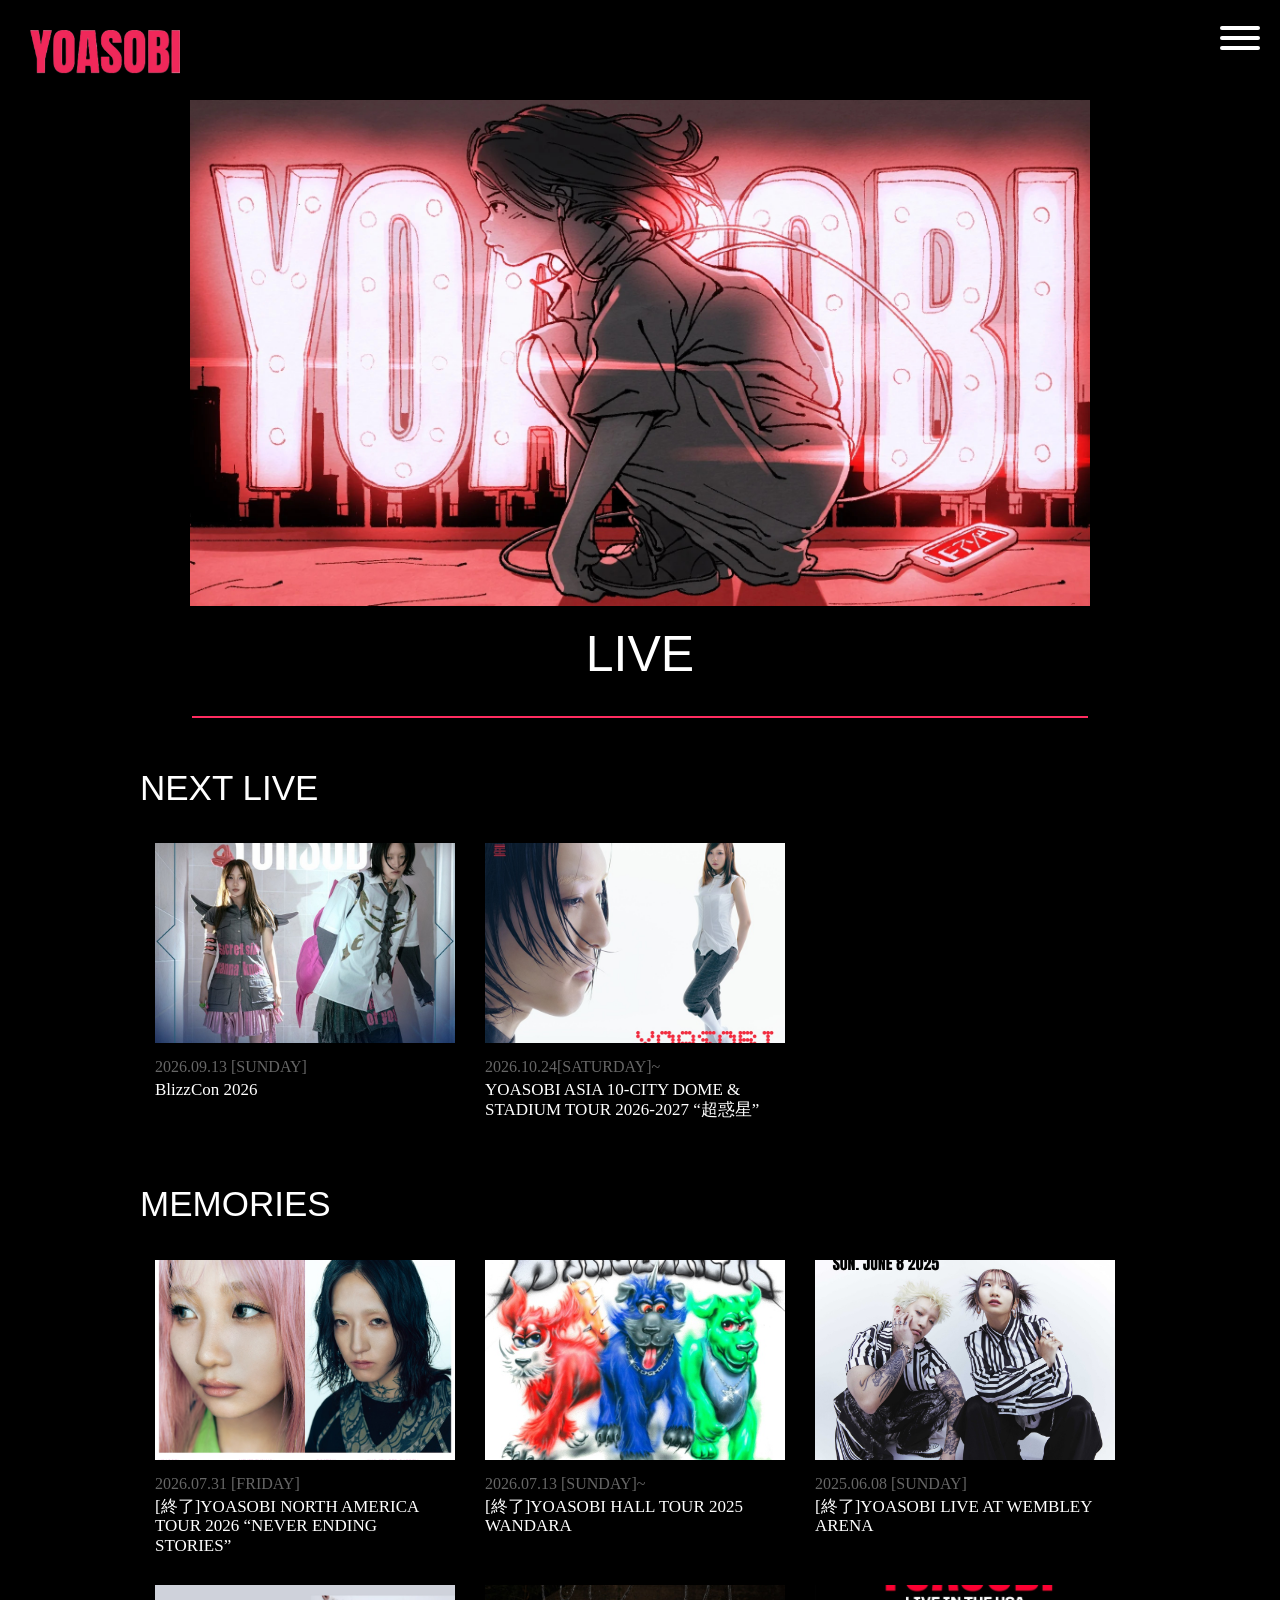
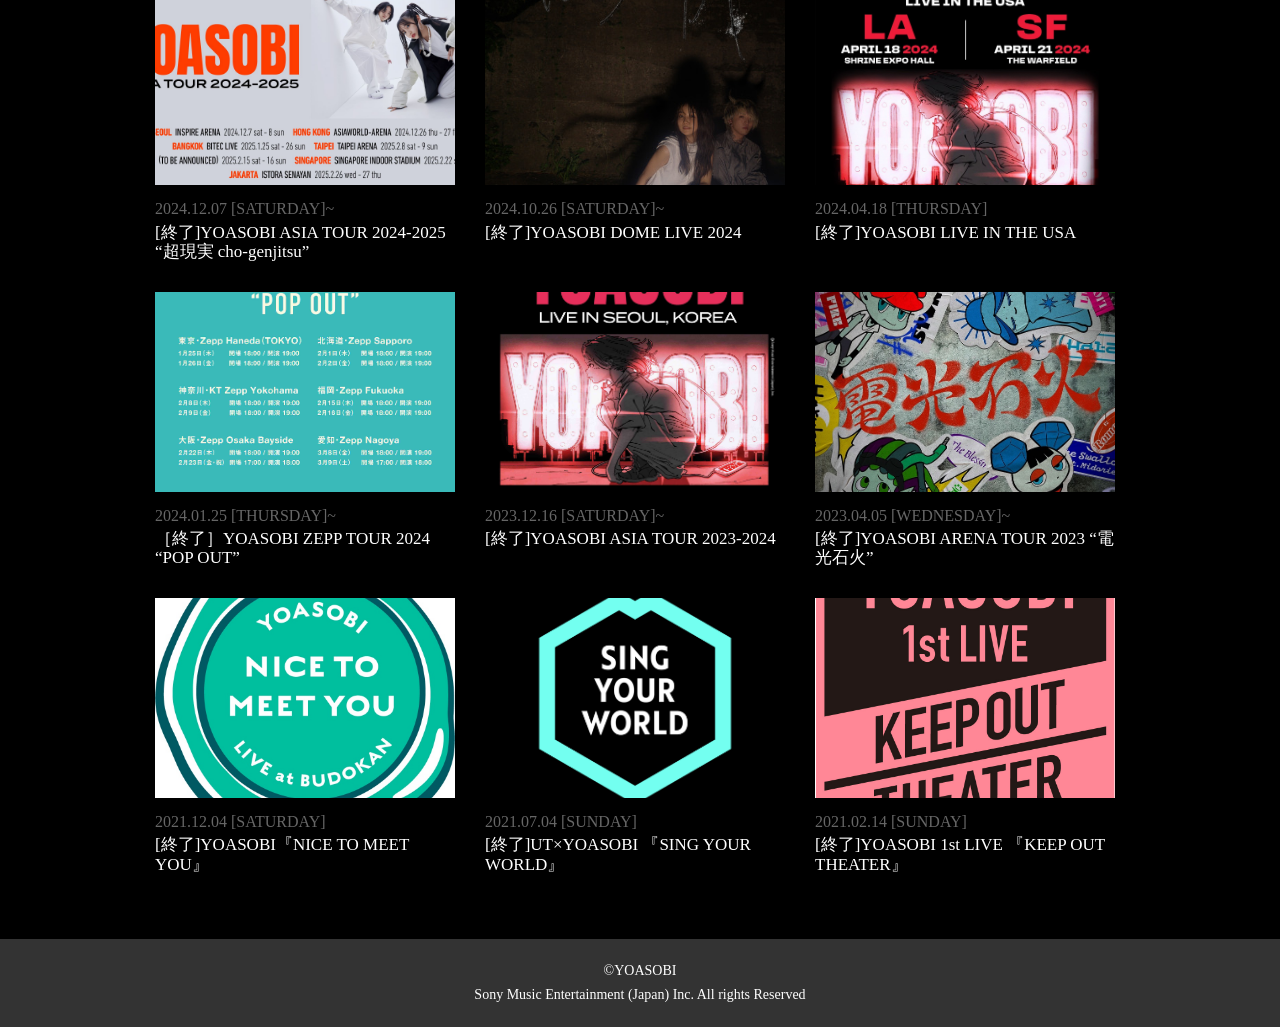
<file: live.html>
<!DOCTYPE html>
<html>
    <head>
        <meta charset="utf-8">
        <meta name="keywords" content="YOASOBI,Ayase,ikura,BlizzCon 2026,超惑星">
        <meta name="description" content="『YOASOBI』今までとこれからのライブを紹介しています。">
        <title>LIVE｜YOASOBI official site</title>
        <link rel="stylesheet" href="css/style.css">
        <link rel="stylesheet" href="css/normalize.css">
        <link rel="stylesheet" href="css/reset-min.css">
    </head>
    <body>
        <header>
            <div class="header_wrapper">
                <div class="header_logo">
                    <h1>
                        <a href="index.html">
                            <img src="images/mainlogo.png" alt="YOASOBI">
                        </a>
                    </h1>
                </div>
                <div class="nav_footer">
                    <input type="checkbox" id="menu-toggle" hidden>
  
                    <label class="menu-icon" for="menu-toggle">
                        <span></span>
                        <span></span>
                        <span></span>
                    </label>
                    
                    <div class="overlay"></div>

                    <nav class="nav_menu">
                        <ul class="menu-sns">
                            <li>
                                <div class="sns_icon">
                                    <a href="https://www.youtube.com/channel/UCvpredjG93ifbCP1Y77JyFA" target="_blank"><img src="images/youtube.png" alt="youtubeのロゴ"></a>
                                </div>
                                <div class="sns_icon">
                                    <a href="https://www.instagram.com/yoasobi_staff_/" target="_blank"><img src="images/Instagram.png" alt="Instagramのロゴ"></a>
                                </div>
                                <div class="sns_icon">
                                    <a href="https://x.com/yoasobi_staff" target="_blank"><img src="images/x.png" alt="Xのロゴ"></a>
                                </div>
                            </li>
                        </ul>
                        <ul class="menu-contents">
                            <a href="index.html"><li>HOME</li></a>
                            <a href="profile.html"><li>PROFILE</li></a>
                            <a href="discography.html"><li>DISCOGRAPHY</li></a>
                            <a href="live.html"><li>LIVE</li></a>
                        </ul>
                    </nav>
                </div>
            </div>
        </header>
        <main class="second-con">
            <div class="second-visual">
                <img src="images/secondvisual.jpg" alt="YOASOBI">
            </div>
            <h2>LIVE</h2>
            <hr>
            <section class="second-live">
                <h3>NEXT LIVE</h3>
                <div class="next-live">
                    <div class="live-content">
                        <a href="#modal1">
                            <div class="info-img">
                                <img src="images/live01.jpg" alt="ライブ「BlizzCon」のイメージ画像">
                            </div>
                            <div class="calender">
                                <p>2026.09.13 [SUNDAY]</p>
                            </div>
                            <h4>BlizzCon 2026</h4>
                        </a>
                        <div id="modal1" class="modal">
                            <div class="modal-content">
                                <a href="#!" class="close" aria-label="閉じる">×</a>
                                <div class="live-info">
                                    <div class="liveinfo-image">
                                        <img src="images/live01.jpg" alt="ライブ「BlizzCon」のイメージ画像">
                                    </div>
                                    <div class="live-date">
                                        <h5>BlizzCon 2026</h5>
                                        <p>開催日：2026年9月12日(土)・9月13日(日)<br>
                                        　※YOASOBIの出演は9月13日(日)<br>
                                        会場：アナハイム・コンベンションセンター（アメリカ・ロサンゼルス）<br>
                                        公式サイト：<a href="https://blizzcon.com/ja-jp/" target="_blank">https://blizzcon.com/ja-jp/</a>
                                        </p>
                                    </div>
                                </div>
                            </div>
                        </div>
                    </div>
                    <div class="live-content">
                        <a href="#modal2">
                            <div class="info-img">
                                <img src="images/live02.jpg" alt="ライブ「超惑星」のイメージ画像">
                            </div>
                            <div class="calender">
                                <p>2026.10.24[SATURDAY]~</p>
                            </div>
                            <h4>YOASOBI ASIA 10-CITY DOME & STADIUM TOUR 2026-2027 “超惑星”</h4>
                        </a>
                        <div id="modal2" class="modal">
                            <div class="modal-content">
                                <a href="#!" class="close" aria-label="閉じる">×</a>
                                <div class="live-info">
                                    <div class="liveinfo-image">
                                        <img src="images/live02.jpg" alt="ライブ「超惑星」のイメージ画像">
                                    </div>
                                    <div class="live-date">
                                        <h5>YOASOBI ASIA 10-CITY DOME & STADIUM TOUR 2026-2027 “超惑星”</h5>
                                        <h6>-   国内公演概要   -</h6>
                                        <p>＜大阪公演＞<br>
                                        京セラドーム大阪<br>
                                        2026年10月24日（土）　開場 15:30  開演 18:00<br>
                                        2026年10月25日（日）　開場 14:30  開演 17:00<br>
                                        お問合せ：キョードーインフォメーション　0570-200-888 ( 平日12:00-17:00 ）</p>
                                        <p>＜愛知公演＞<br>
                                        バンテリンドーム ナゴヤ<br>
                                        2026年11月7日（土）　開場 15:30  開演 18:00<br>
                                        2026年11月8日（日）　開場 14:30  開演 17:00<br>
                                        お問合せ：サンデーフォークプロモーション　052-320-9100（12:00～18:00）</p>
                                        <p>＜北海道公演＞<br>
                                        大和ハウス プレミストドーム<br>
                                        2026年11月14日（土）　開場 15:30  開演 18:00<br>
                                        2026年11月15日（日）　開場 14:30  開演 17:00<br>
                                        お問合せ：WESS　 <a href="mailto:info@wess.co.jp">info@wess.co.jp</a></p>
                                        <p>＜福岡公演＞<br>
                                        みずほPayPayドーム福岡<br>
                                        2026年11月28日（土）　開場 15:30  開演 18:00<br>
                                        2026年11月29日（日）　開場 14:30  開演 17:00<br>
                                        お問合せ：キョードー西日本　0570-09-2424（平日・土曜 11:00～15:00）</p>

                                        <p>＜東京公演＞<br>
                                        東京ドーム<br>
                                        2026年12月5日（土）　開場 15:30  開演 18:00<br>
                                        2026年12月6日（日）　開場 14:30  開演 17:00<br>
                                        お問合せ：ホットスタッフ・プロモーション　050-5211-6077 (平日12:00〜18:00)</p>

                                        <h6>―TICKET― </h6>
                                        <p>指定席　14,000円（税込）<br>
                                        ファミリーチケット・大人［着席指定］　14,000円（税込）<br>　
                                        ファミリーチケット・子供［着席指定］　　8,000円（税込）<br>
                                        [販売サイト]<a href="https://l-tike.com/concert/mevent/?mid=530064" target="_blank">https://l-tike.com/concert/mevent/?mid=530064</a></p>
                                        
                                    </div>
                                </div>
                            </div>
                        </div>
                    </div>
                </div>
                <h3>MEMORIES</h3>
                <div class="live-memory">
                    <div class="live-content">
                        <a href="#modal3">
                            <div class="info-img">
                                <img src="images/live03.jpg" alt="ライブ「NEVER ENDING STORIES」のイメージ画像">
                            </div>
                            <div class="calender">
                                <p>2026.07.31 [FRIDAY]</p>
                            </div>
                            <h4>[終了]YOASOBI NORTH AMERICA TOUR 2026 “NEVER ENDING STORIES”</h4>
                        </a>
                        <div id="modal3" class="modal">
                            <div class="modal-content">
                                <a href="#!" class="close" aria-label="閉じる">×</a>
                                <div class="live-info">
                                    <div class="liveinfo-image">
                                        <img src="images/live03.jpg" alt="ライブ「NEVER ENDING STORIES」のイメージ画像">
                                    </div>
                                    <div class="live-date">
                                        <h5>[終了]YOASOBI NORTH AMERICA TOUR 2026 “NEVER ENDING STORIES”</h5>
                                        <h6>-   公演概要   -</h6>
                                        <p>2026年7月31日（金）OSHEAGA 2026 ＠モントリオール／Parc Jean-Drapeau（カナダ）<br>
                                        2026年8月2日（日）Lollapalooza ＠シカゴ／Grant Park（アメリカ）<br>
                                        2026年8月4日（火）ボストン公演 ＠ボストン／TD Garden（アメリカ）<br>
                                        2026年8月6日（木）ブルックリン公演 ＠ブルックリン／Barclays Center（アメリカ）<br>
                                        2026年8月8日（土）ハミルトン公演 ＠ハミルトン／TD Coliseum（カナダ）<br>
                                        2026年8月12日（水）シアトル公演 ＠シアトル／Climate Pledge Arena（アメリカ）<br>
                                        2026年8月14日（金）オークランド公演 ＠オークランド／Oakland Arena（アメリカ）<br>
                                        2026年8月16日（日）ロサンゼルス公演 ＠ロサンゼルス／Hollywood Bowl（アメリカ）</p>
                                    </div>
                                </div>
                            </div>
                        </div>
                    </div>
                    <div class="live-content">
                        <a href="#modal4">
                            <div class="info-img">
                                <img src="images/live04.jpg" alt="ライブ「WANDARA」のイメージ画像">
                            </div>
                            <div class="calender">
                                <p>2026.07.13 [SUNDAY]~</p>
                            </div>
                            <h4>[終了]YOASOBI HALL TOUR 2025 WANDARA</h4>
                        </a>
                        <div id="modal4" class="modal">
                            <div class="modal-content">
                                <a href="#!" class="close" aria-label="閉じる">×</a>
                                <div class="live-info">
                                    <div class="liveinfo-image">
                                        <img src="images/live04.jpg" alt="ライブ「WANDARA」のイメージ画像">
                                    </div>
                                    <div class="live-date">
                                        <h5>[終了]YOASOBI HALL TOUR 2025 WANDARA</h5>
                                        <h6>- 公演概要 -</h6>
                                        <p>会場：　熊本県  熊本城ホール メインホール<br>
                                        7月13日（日） 開場 17:00　開演 18:00<br>
                                        7月16日（水) 開場 18:00　開演 19:00<br>
                                        7月18日(金) 開場 18:00　開演 19:00<br>
                                        7月19日(土) 開場 17:00　開演 18:00</p>
                                        <p>会場：　石川県 本多の森 北電ホール<br>
                                        8月5日(火) 開場 18:00　開演 19:00<br>
                                        8月6日(水) 開場 18:00　開演 19:00<br>
                                        8月8日(金) 開場 18:00　開演 19:00<br>
                                        8月9日(土) 開場 17:00　開演 18:00</p>
                                        <p>会場：　静岡県  静岡市清水文化会館 マリナート大ホール<br>
                                        8月18日(月) 開場 18:00　開演 19:00<br>
                                        8月19日(火) 開場 18:00　開演 19:00<br>
                                        8月21日(木) 開場 18:00　開演 19:00<br>
                                        8月22日(金) 開場 18:00　開演 19:00</p>
                                        <p>会場：　新潟県 新潟県民会館　大ホール<br>
                                        9月2日(火) 開場 18:00　開演 19:00<br>
                                        9月3日(水) 開場 18:00　開演 19:00<br>
                                        9月5日(金) 開場 18:00　開演 19:00<br>
                                        9月6日(土) 開場 17:00　開演 18:00</p>
                                        <p>会場：　三重県 三重県文化会館大ホール<br>
                                        9月9日(火) 開場 18:00　開演 19:00<br>
                                        9月11日(木) 開場 18:00　開演 19:00<br>
                                        9月12日(金) 開場 18:00　開演 19:00</p>
                                        <p>会場：　鳥取県 米子コンベンションセンター BiG SHiP<br>
                                        9月17日(水) 開場 18:00　開演 19:00<br>
                                        9月18日(木) 開場 18:00　開演 19:00</p>
                                        <p>会場：　和歌山県 和歌山県民文化会館 大ホール<br>
                                        9月25日(木) 開場 18:00　開演 19:00<br>
                                        9月27日(土) 開場 17:00　開演 18:00<br>
                                        9月28日(日) 開場 17:00　開演 18:00</p>
                                        <p>会場：　岩手県 トーサイクラシックホール岩手（岩手県民会館）大ホール<br>
                                        10月10日(金) 開場 18:00　開演 19:00<br>
                                        10月11日(土) 開場 17:00　開演 18:00</p>
                                        <p>会場：　岡山県 倉敷市民会館<br>
                                        10月16日(木) 開場 18:00　開演 19:00<br>
                                        10月17日(金) 開場 18:00　開演 19:00</p>
                                        <p>会場：　北海道　帯広市民文化ホール 大ホール<br>
                                        10月24日(金) 開場 18:00　開演 19:00<br>
                                        10月25日(土) 開場 17:00　開演 18:00</p>
                                        <p>会場：　北海道　函館市民会館  大ホール<br>
                                        10月27日(月) 開場 18:00　開演 19:00<br>
                                        10月28日(火) 開場 18:00　開演 19:00</p>
                                        <p>会場：　福島県 いわき芸術文化交流会館 アリオス アルパイン大ホール<br>
                                        10月30日(木) 開場 18:00　開演 19:00<br>
                                        10月31日(金) 開場 18:00　開演 19:00</p>
                                        <p>会場：　愛媛県 松山市民会館 大ホール<br>
                                        11月12日(水) 開場 18:00　開演 19:00<br>
                                        11月13日(木) 開場 18:00　開演 19:00</p>
                                        <p>会場：　山口県 山口 KDDI維新ホール<br>
                                        11月15日(土) 開場 17:00　開演 18:00<br>
                                        11月16日(日) 開場 17:00　開演 18:00</p>
                                        <p>会場：　沖縄県 沖縄コンベンションセンター展示棟<br>
                                        11月29日(土) 開場 17:00　開演 18:00<br>
                                        11月30日(日) 開場 17:00　開演 18:00</p>
                                        <h6>―TICKET―</h6>
                                        <p>指定席：　8,800円（税込）</p>
                                    </div>
                                </div>
                            </div>
                        </div>
                    </div>
                    <div class="live-content">
                        <a href="#modal5">
                            <div class="info-img">
                                <img src="images/live05.jpg" alt="ライブ「YOASOBI LIVE AT WEMBLEY ARENA」のイメージ画像">
                            </div>
                            <div class="calender">
                                <p>2025.06.08 [SUNDAY]</p>
                            </div>
                            <h4>[終了]YOASOBI LIVE AT WEMBLEY ARENA</h4>
                        </a>
                        <div id="modal5" class="modal">
                            <div class="modal-content">
                                <a href="#!" class="close" aria-label="閉じる">×</a>
                                <div class="live-info">
                                    <div class="liveinfo-image">
                                        <img src="images/live05.jpg" alt="ライブ「YOASOBI LIVE AT WEMBLEY ARENA」のイメージ画像">
                                    </div>
                                    <div class="live-date">
                                        <h5>[終了]YOASOBI LIVE AT WEMBLEY ARENA</h5>
                                        <p>開催日: 2025年6月8日(日)、9(月)<br>
                                        会場: WEMBLEY ARENA</p>
                                    </div>
                                </div>
                            </div>
                        </div>
                    </div>
                    <div class="live-content">
                        <a href="#modal6">
                            <div class="info-img">
                                <img src="images/live06.jpg" alt="ライブ「超現実」のイメージ画像">
                            </div>
                            <div class="calender">
                                <p>2024.12.07 [SATURDAY]~</p>
                            </div>
                            <h4>[終了]YOASOBI ASIA TOUR 2024-2025 “超現実 cho-genjitsu”</h4>
                        </a>
                        <div id="modal6" class="modal">
                            <div class="modal-content">
                                <a href="#!" class="close" aria-label="閉じる">×</a>
                                <div class="live-info">
                                    <div class="liveinfo-image">
                                        <img src="images/live06.jpg" alt="ライブ「超現実」のイメージ画像">
                                    </div>
                                    <div class="live-date">
                                        <h5>[終了]YOASOBI ASIA TOUR 2024-2025 “超現実 cho-genjitsu”</h5>
                                        <h6>─公演概要─</h6>
                                        <p>2024年12月7日(土)-8日(日)<br>
                                        会場：INSPIRE ARENA　 (ソウル)<br>
                                        詳細：<a href="https://to.livet.one/YASB2024" target="_blank">https://to.livet.one/YASB2024</a></p>
                                        <p>2024年12月26日(木)-27日(金)<br>
                                        会場：AsiaWorld–Arena　 (香港)</p>
                                        <p>2025年1月25日(土)-26日(日)<br>
                                        会場：BITEC LIVE　(バンコク)<br>
                                        詳細：<a href="https://www.vijicorp.com/" target="_blank">https://www.vijicorp.com/</a></p>
                                        <p>2025年2月8日(土)-9日(日)<br>
                                        会場：TAIPEI ARENA　(台北)<br>
                                        詳細：<a href="https://www.facebook.com/fun.entertainment.corp/" target="_blank">https://www.facebook.com/fun.entertainment.corp/</a></p>
                                        <p>2025年2月15日(土)-16日(日)<br>
                                        会場：海梅赛德斯-奔驰文化中心 SHANGHAI MERCEDES-BENZ ARENA<br>
                                        詳細：<a href="https://weibo.com/u/7870553339" target="_blank">https://weibo.com/u/7870553339</a></p>
                                        <p>2025年2月22日(土)-23日(日)<br>
                                        会場：Singapore Indoor Stadium　(シンガポール)<br>
                                        詳細：<a href="http://yoasobi.sozo.sg" target="_blank">http://yoasobi.sozo.sg</a></p>
                                        <p>2025年2月26日(水)-27日(木)<br>
                                        会場：Istora Senayan　(ジャカルタ)<br>
                                        詳細：<a href="http://yoasobiinjakarta.com" target="_blank">http://yoasobiinjakarta.com</a></p>
                                    </div>
                                </div>
                            </div>
                        </div>
                    </div>
                    <div class="live-content">
                        <a href="#modal7">
                            <div class="info-img">
                                <img src="images/live07.jpg" alt="ライブ「YOASOBI DOME LIVE 2024」のイメージ画像">
                            </div>
                            <div class="calender">
                                <p>2024.10.26 [SATURDAY]~</p>
                            </div>
                            <h4>[終了]YOASOBI DOME LIVE 2024</h4>
                        </a>
                        <div id="modal7" class="modal">
                            <div class="modal-content">
                                <a href="#!" class="close" aria-label="閉じる">×</a>
                                <div class="live-info">
                                    <div class="liveinfo-image">
                                        <img src="images/live07.jpg" alt="ライブ「YOASOBI DOME LIVE 2024」のイメージ画像">
                                    </div>
                                    <div class="live-date">
                                        <h5>[終了]YOASOBI DOME LIVE 2024</h5>
                                        <h6>─公演概要─</h6>
                                        <p>＜大阪公演＞</p>
                                        <p>10月26日(土) 京セラドーム大阪<br>
                                        開場 15:30 / 開演 18:00<br>
                                        10月27日(日) 京セラドーム大阪<br>
                                        開場 14:30 / 開演 17:00</p>
                                        <p>＜東京公演＞</p>
                                        <p>11月9日(土) 東京ドーム<br>
                                        開場 15:30 / 開演 18:00<br>
                                        11月10日(日) 東京ドーム<br>
                                        開場 14:30 / 開演 17:00</p>
                                        <h6>―TICKET―</h6>
                                        <p>SS指定席：　15,000円（税込）<br>
                                        ＊メンバーやステージをより近くに感じられるお席です。絶賛ステージプランは検討中です。<br>
                                        指定席：　10,000円（税込）<br>
                                        ファミリーチケット［着席指定］：　12,000円（税込）</p>
                                    </div>
                                </div>
                            </div>
                        </div>
                    </div>
                    <div class="live-content">
                        <a href="#modal8">
                            <div class="info-img">
                                <img src="images/live08.jpg" alt="ライブ「YOASOBI LIVE IN THE USA」のイメージ画像">
                            </div>
                            <div class="calender">
                                <p>2024.04.18 [THURSDAY]</p>
                            </div>
                            <h4>[終了]YOASOBI LIVE IN THE USA</h4>
                        </a>
                        <div id="modal8" class="modal">
                            <div class="modal-content">
                                <a href="#!" class="close" aria-label="閉じる">×</a>
                                <div class="live-info">
                                    <div class="liveinfo-image">
                                        <img src="images/live08.jpg" alt="ライブ「YOASOBI LIVE IN THE USA」のイメージ画像">
                                    </div>
                                    <div class="live-date">
                                        <h5>[終了]YOASOBI LIVE IN THE USA</h5>
                                        <p>2024年4月18日（木）@アメリカ ロサンゼルス SHRINE EXPE HALL<br>
                                        2024年4月21日（日）@アメリカ サンフランシスコ THE WARFIELD</p>
                                    </div>
                                </div>
                            </div>
                        </div>
                    </div>
                    <div class="live-content">
                        <a href="#modal9">
                            <div class="info-img">
                                <img src="images/live09.jpg" alt="ライブ「YOASOBI ZEPP TOUR 2024 “POP OUT”」のイメージ画像">
                            </div>
                            <div class="calender">
                                <p>2024.01.25 [THURSDAY]~</p>
                            </div>
                            <h4>［終了］YOASOBI ZEPP TOUR 2024 “POP OUT”</h4>
                        </a>
                        <div id="modal9" class="modal">
                            <div class="modal-content">
                                <a href="#!" class="close" aria-label="閉じる">×</a>
                                <div class="live-info">
                                    <div class="liveinfo-image">
                                        <img src="images/live09.jpg" alt="ライブ「YOASOBI ZEPP TOUR 2024 “POP OUT”」のイメージ画像">
                                    </div>
                                    <div class="live-date">
                                        <h5>［終了］YOASOBI ZEPP TOUR 2024 “POP OUT”</h5>
                                        <h6>─公演概要─</h6>
                                        <p>【東京公演】<br>
                                        1月25日(木) 東京・Zepp Haneda(TOKYO)<br>
                                        開場 18:00 / 開演 19:00<br>
                                        1月26日(金) 東京・Zepp Haneda(TOKYO)<br>
                                        開場 18:00 / 開演 19:00</p>
                                        <p>【北海道公演】<br>
                                        2月1日(木) 北海道・Zepp Sapporo<br>
                                        開場 18:00 / 開演 19:00<br>
                                        2月2日(金) 北海道・Zepp Sapporo<br>
                                        開場 18:00 / 開演 19:00</p>
                                        <p>【神奈川公演】<br>
                                        2月8日(木) 神奈川・KT Zepp Yokohama<br>
                                        開場 18:00 / 開演 19:00<br>
                                        2月9日(金) 神奈川・KT Zepp Yokohama<br>
                                        開場 18:00 / 開演 19:00</p>
                                        <p>【福岡公演】<br>
                                        2月15日(木) 福岡・Zepp Fukuoka<br>
                                        開場 18:00 / 開演 19:00<br>
                                        2月16日(金) 福岡・Zepp Fukuoka<br>
                                        開場 18:00 / 開演 19:00</p>
                                        <p>【大阪公演】<br>
                                        2月22日(木) 大阪・Zepp Osaka Bayside<br>
                                        開場 18:00 / 開演 19:00<br>
                                        2月23日(金・祝) 大阪・Zepp Osaka Bayside<br>
                                        開場 17:00 / 開演 18:00</p>
                                        <p>【愛知公演】<br>
                                        3月8日(金) 愛知・Zepp Nagoya<br>
                                        開場 18:00 / 開演 19:00<br>
                                        3月9日(土) 愛知・Zepp Nagoya<br>
                                        開場 17:00 / 開演 18:00</p>
                                        <h6>─TIKET─</h6>
                                        <p>券種・料金(税込)：<br>
                                        1Fスタンディング／2F指定席　7,700円<br>
                                        2Fファミリー席(着席指定)　6,600円</p>
                                    </div>
                                </div>
                            </div>
                        </div>
                    </div>
                    <div class="live-content">
                        <a href="#modal10">
                            <div class="info-img">
                                <img src="images/live10.jpg" alt="ライブ「YOASOBI ASIA TOUR 2023-2024」のイメージ画像">
                            </div>
                            <div class="calender">
                                <p>2023.12.16 [SATURDAY]~</p>
                            </div>
                            <h4>[終了]YOASOBI ASIA TOUR 2023-2024</h4>
                        </a>
                        <div id="modal10" class="modal">
                            <div class="modal-content">
                                <a href="#!" class="close" aria-label="閉じる">×</a>
                                <div class="live-info">
                                    <div class="liveinfo-image">
                                        <img src="images/live10.jpg" alt="ライブ「YOASOBI ASIA TOUR 2023-2024」のイメージ画像">
                                    </div>
                                    <div class="live-date">
                                        <h5>[終了]YOASOBI ASIA TOUR 2023-2024</h5>
                                        <h6>─公演概要─</h6>
                                        <p>◆韓国公演<br>
                                        2023年12月16日<br>
                                        会場：KOREA UNIV. TIGER DOME (韓国・ソウル)</p>
                                        <p>◆シンガポール公演<br>
                                        2024年1月11日<br>
                                        会場：Resorts World Sentosa (シンガポール)<br>
                                        開場：18:30(SST) / 19:30(JST)<br>
                                        開演：20:00(SST) / 21:00(JST)</p>
                                        <p>◆マレーシア公演<br>
                                        2024年1月14日<br>
                                        会場：Zepp Kuala Lumpur (クアラルンプール)<br>
                                        開場：18:30(MYT) / 19:30(JST)<br>
                                        開演：20:00(MYT) / 21:00(JST)</p>
                                        <p>◆ジャカルタ公演<br>
                                        2024年1月16日<br>
                                        会場：Istora Senayan (ジャカルタ)<br>
                                        開場：18:00(WIB) / 20:00(JST)<br>
                                        開演：20:00(WIB) / 22:00(JST)</p>
                                        <p>◆台湾公演<br>
                                        2024年1月21日<br>
                                        開場：18:00(CST) / 19:00(JST)<br>
                                        開演：19:00(CST) / 20:00(JST)<br>
                                        会場：Zepp New Taipei ( 新北市新莊區新北大道四段3號8樓 )</p>
                                    </div>
                                </div>
                            </div>
                        </div>
                    </div>
                    <div class="live-content">
                        <a href="#modal11">
                            <div class="info-img">
                                <img src="images/live11.jpg" alt="ライブ「YOASOBI ARENA TOUR 2023 “電光石火”」のイメージ画像">
                            </div>
                            <div class="calender">
                                <p>2023.04.05 [WEDNESDAY]~</p>
                            </div>
                            <h4>[終了]YOASOBI ARENA TOUR 2023 “電光石火”</h4>
                        </a>
                        <div id="modal11" class="modal">
                            <div class="modal-content">
                                <a href="#!" class="close" aria-label="閉じる">×</a>
                                <div class="live-info">
                                    <div class="liveinfo-image">
                                        <img src="images/live11.jpg" alt="ライブ「YOASOBI ARENA TOUR 2023 “電光石火”」のイメージ画像">
                                    </div>
                                    <div class="live-date">
                                        <h5>[終了]YOASOBI ARENA TOUR 2023 “電光石火”</h5>
                                        <h6>─公演概要─</h6>
                                        <p>＜愛知公演＞<br>
                                        4月5日(水)　開場 17:30 / 開演 19:00<br>
                                        4月6日(木)　開場 17:30 / 開演 19:00<br>
                                        会場：日本ガイシホール</p>
                                        <p>＜大阪公演＞ <br>
                                        4月8日(土)　開場 17:30 / 開演 19:00<br>
                                        4月9日(日)　開場 16:30 / 開演 18:00<br>
                                        会場：大阪城ホール</p>
                                        <p>＜北海道公演＞<br>
                                        4月15日(土)　開場 16:30 / 開演 18:00<br>
                                        4月16日(日)　開場 15:30 / 開演 17:00 <br>
                                        会場：北海道立総合体育センター 北海きたえーる</p>
                                        <p>＜宮城公演＞ <br>
                                        5月4日(木・祝)　開場 16:30 / 開演 18:00<br>
                                        5月5日(金・祝)　開場 15:30 / 開演 17:00<br>
                                        会場：ゼビオアリーナ仙台</p>
                                        <p>＜福岡公演＞ <br>
                                        5月20日(土)　開場 16:30 / 開演 18:00<br>
                                        5月21日(日)　開場 15:30 / 開演 17:00<br>
                                        会場：西日本総合展示場 新館</p>
                                        <p>＜埼玉公演＞ <br>
                                        6月3日(土)　開場 16:30 / 開演 18:00<br>
                                        6月4日(日)　開場 15:30 / 開演 17:00<br>
                                        会場：さいたまスーパーアリーナ</p>
                                        <p>＜神奈川 追加公演＞<br>
                                        6月23日(金)　開場 17:30 / 開演 19:00<br>
                                        6月24日(土)　開場 15:30 / 開演 17:00<br>
                                        会場　神奈川・ぴあアリーナMM</p>
                                        <h6>─TIKET─</h6>
                                        <p>料金：全席指定 7,800円(税込)</p>
                                    </div>
                                </div>
                            </div>
                        </div>
                    </div>
                    <div class="live-content">
                        <a href="#modal12">
                            <div class="info-img">
                                <img src="images/live12.jpg" alt="ライブ「YOASOBI『NICE TO MEET YOU』のイメージ画像">
                            </div>
                            <div class="calender">
                                <p>2021.12.04 [SATURDAY]</p>
                            </div>
                            <h4>[終了]YOASOBI『NICE TO MEET YOU』</h4>
                        </a>
                        <div id="modal12" class="modal">
                            <div class="modal-content">
                                <a href="#!" class="close" aria-label="閉じる">×</a>
                                <div class="live-info">
                                    <div class="liveinfo-image">
                                        <img src="images/live12.jpg" alt="ライブ「YOASOBI『NICE TO MEET YOU』のイメージ画像">
                                    </div>
                                    <div class="live-date">
                                        <h5>[終了]YOASOBI『NICE TO MEET YOU』</h5>
                                        <h6>─公演概要─</h6>
                                        <p>公演名：YOASOBI『NICE TO MEET YOU』<br>
                                        日時：2021年12月4日(土) 開場17:00 / 開演18:30<br>
                                        　　　　　 12月5日(日) 開場16:00 / 開演17:30<br>
                                        会場：日本武道館<br>
                                        出演：YOASOBI</p>
                                        <h6>─TIKET─</h6>
                                        <p>料金：全席指定 5,560円(税込)</p>
                                        <h6>YOASOBI武道館 公式レポーター認定試験からのレポーター</h6>
                                        <p>[ひよりさん]レポートはこちら：<a href="https://note.com/yoasobi_staff/n/n0984127c059e" target="_blank">https://note.com/yoasobi_staff/n/n0984127c059e</a><br>
                                        [っきーさん]レポートはこちら：<a href="https://note.com/yoasobi_staff/n/nd4ee1e55b6fe" target="_blank">https://note.com/yoasobi_staff/n/nd4ee1e55b6fe</a></p>
                                    </div>
                                </div>
                            </div>
                        </div>
                    </div>
                    <div class="live-content">
                        <a href="#modal13">
                            <div class="info-img">
                                <img src="images/live13.png" alt="ライブ「UT×YOASOBI 『SING YOUR WORLD』」のイメージ画像">
                            </div>
                            <div class="calender">
                                <p>2021.07.04 [SUNDAY]</p>
                            </div>
                            <h4>[終了]UT×YOASOBI 『SING YOUR WORLD』</h4>
                        </a>
                        <div id="modal13" class="modal">
                            <div class="modal-content">
                                <a href="#!" class="close" aria-label="閉じる">×</a>
                                <div class="live-info">
                                    <div class="liveinfo-image">
                                        <img src="images/live13.png" alt="ライブ「UT×YOASOBI 『SING YOUR WORLD』」のイメージ画像">
                                    </div>
                                    <div class="live-date">
                                        <h5>[終了]UT×YOASOBI 『SING YOUR WORLD』</h5>
                                        <h6>─公演概要─</h6>
                                        <p>■配信方法：YouTube ライブストリーミング<br>
                                        YOASOBI Official YouTube Channel：<a href="https://www.youtube.com/c/Ayase0404" target="_blank">https://www.youtube.com/c/Ayase0404</a><br>
                                        ■日時：2021年7月4日(日)　配信開始 18:00 / 本編スタート 19:00</p>
                                    </div>
                                </div>
                            </div>
                        </div>
                    </div>
                    <div class="live-content">
                        <a href="#modal14">
                            <div class="info-img">
                                <img src="images/live14.jpg" alt="ライブ「YOASOBI 1st LIVE 『KEEP OUT THEATER』」のイメージ画像">
                            </div>
                            <div class="calender">
                                <p>2021.02.14 [SUNDAY]</p>
                            </div>
                            <h4>[終了]YOASOBI 1st LIVE 『KEEP OUT THEATER』</h4>
                        </a>
                        <div id="modal14" class="modal">
                            <div class="modal-content">
                                <a href="#!" class="close" aria-label="閉じる">×</a>
                                <div class="live-info">
                                    <div class="liveinfo-image">
                                        <img src="images/live14.jpg" alt="ライブ「YOASOBI 1st LIVE 『KEEP OUT THEATER』」のイメージ画像">
                                    </div>
                                    <div class="live-date">
                                        <h5>[終了]YOASOBI 1st LIVE 『KEEP OUT THEATER』</h5>
                                        <h6>─公演概要─</h6>
                                        <p>YOASOBI 1st LIVE 『KEEP OUT THEATER』<br>
                                        [開催日] 2021年2月14日(日)<br>
                                        [時間] 配信開始：17:00／開演：18:00 終演：19:00予定</p>
                                    </div>
                                </div>
                            </div>
                        </div>
                    </div>
                </div>
            </section>
        </main>
        <footer>
            <div class="copylight">
                <p>©YOASOBI<br>
                Sony Music Entertainment (Japan) Inc. All rights Reserved</p>
            </div>
        </footer>
    </body>
</html>
</file>
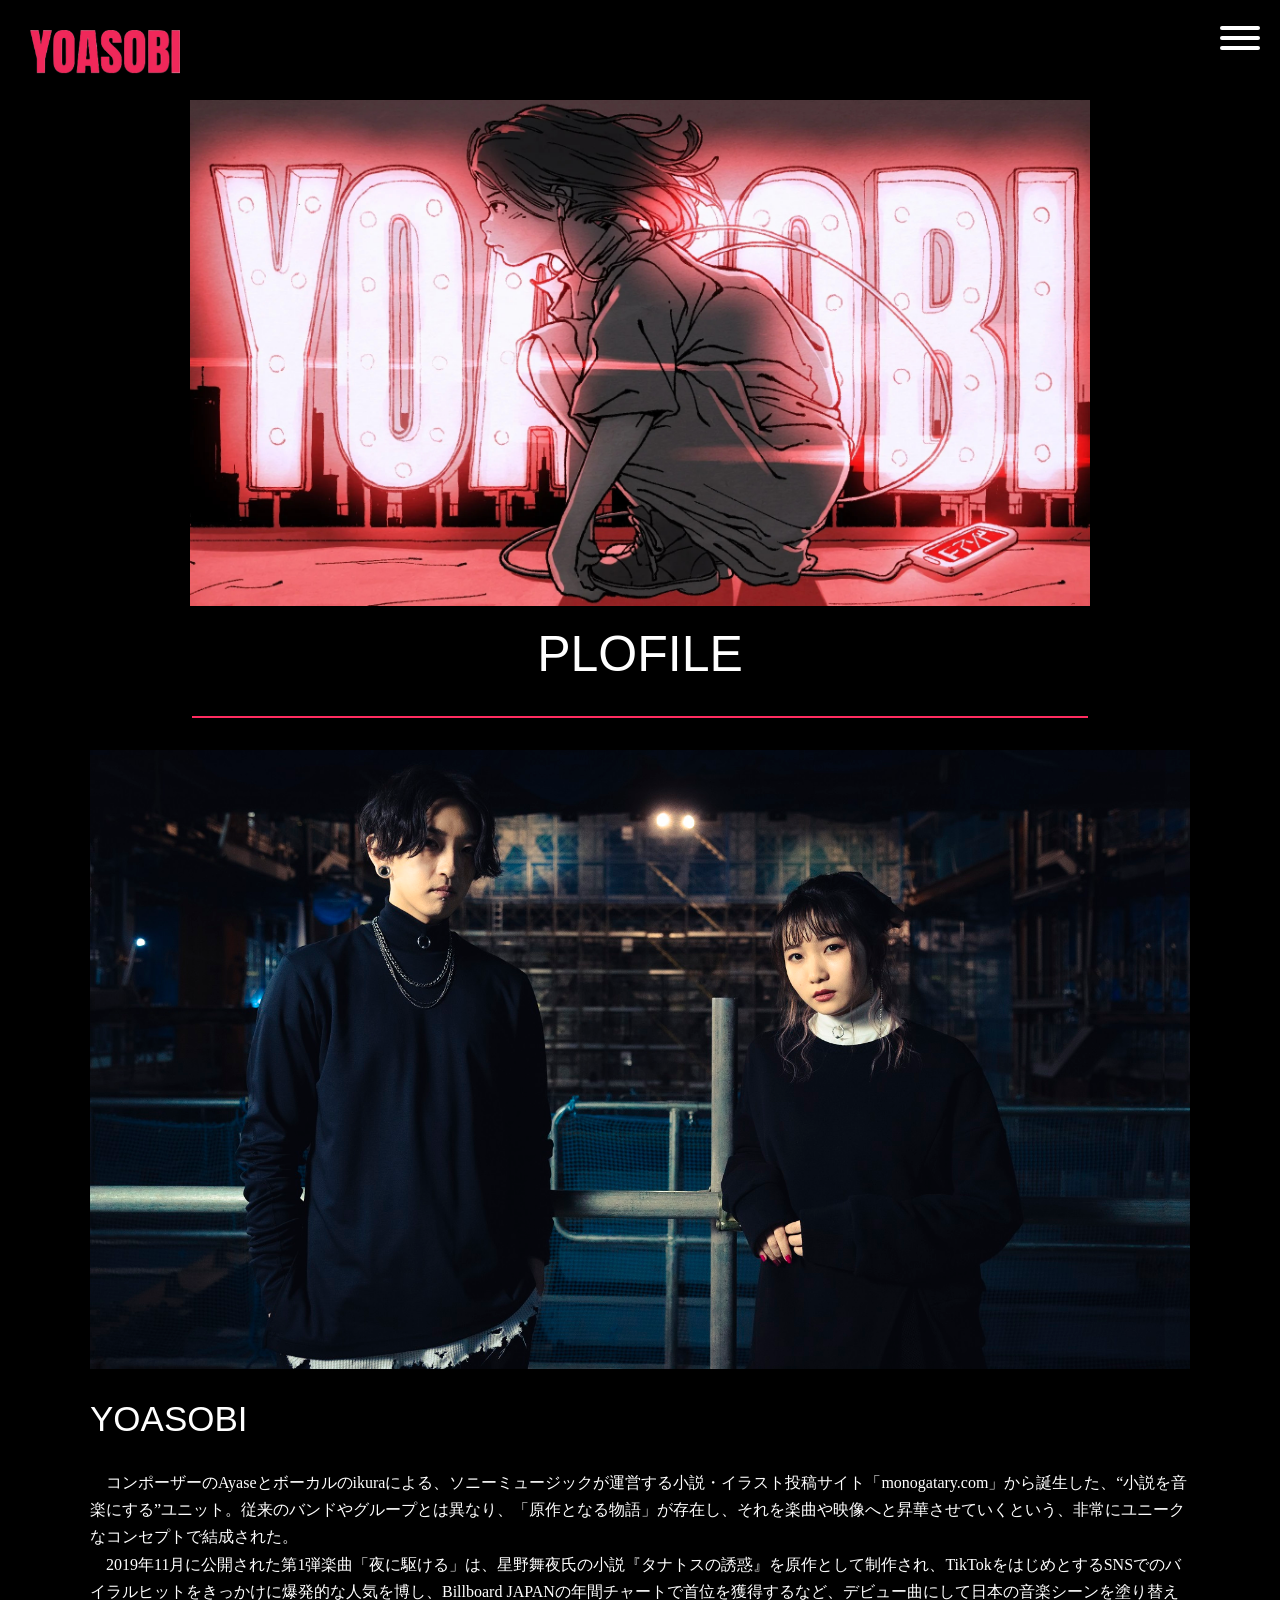
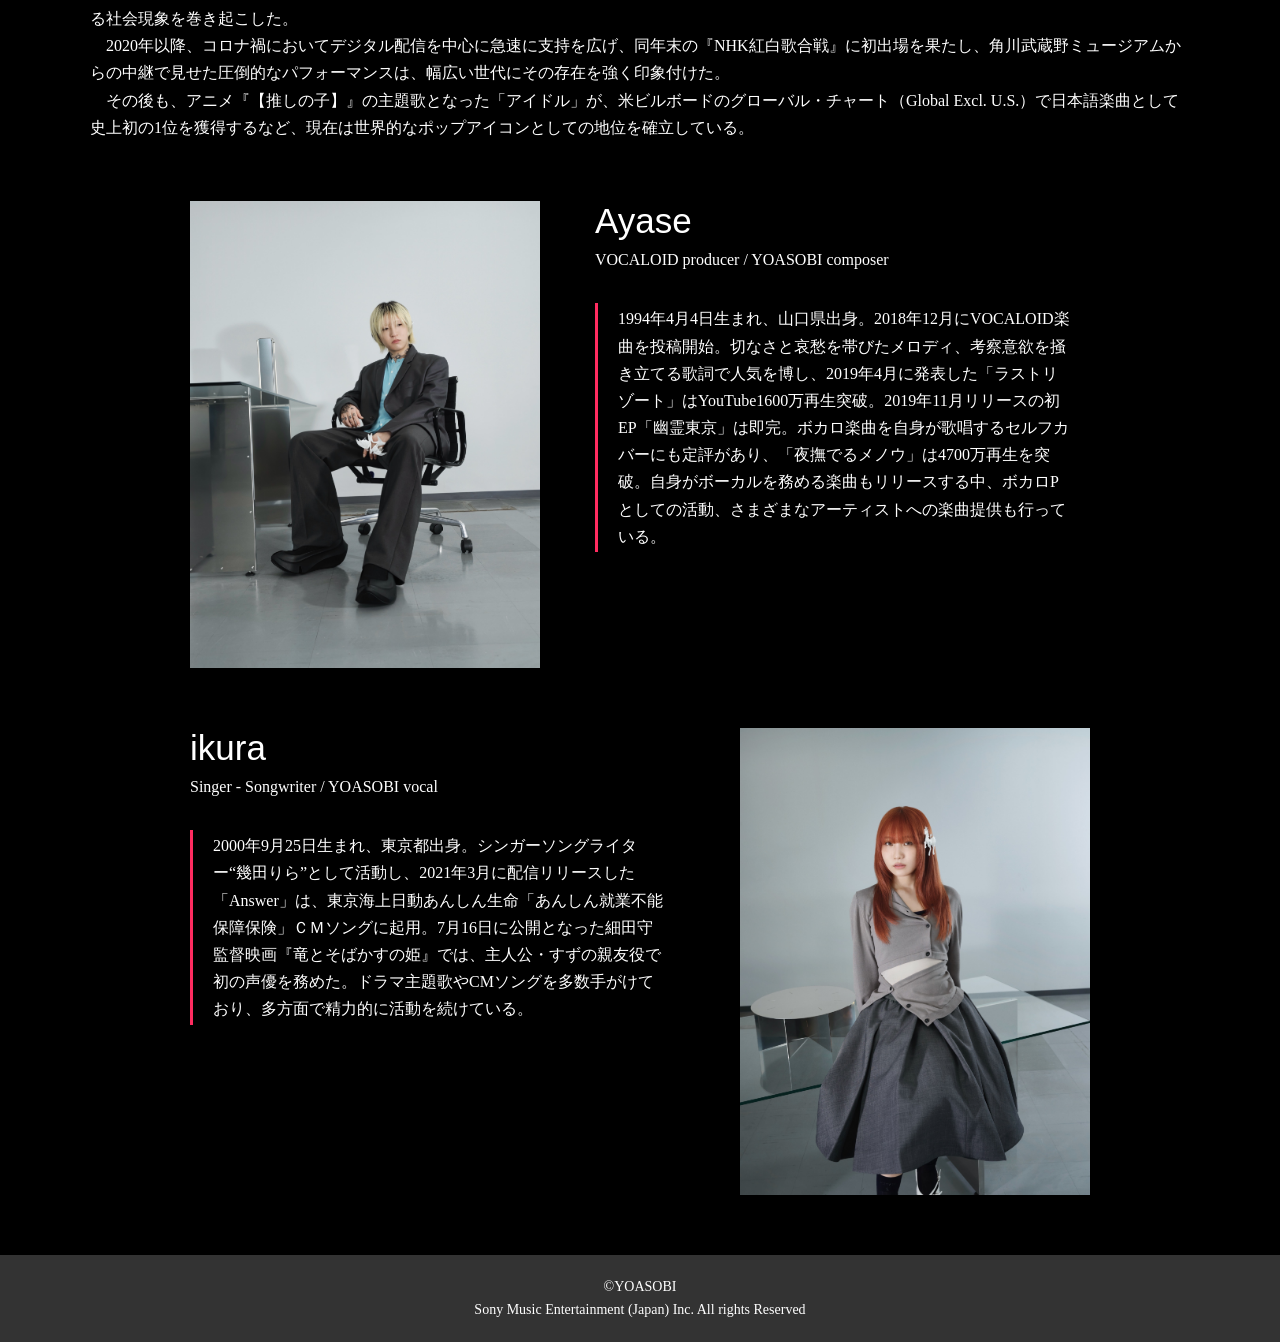
<file: profile.html>
<!DOCTYPE html>
<html>
    <head>
        <meta charset="utf-8">
        <meta name="keywords" content="YOASOBI,Ayase,ikura">
        <meta name="description" content="『YOASOBI』プロフィールを紹介しています。">
        <title>PLOFILE｜YOASOBI official site</title>
        <link rel="stylesheet" href="css/style.css">
        <link rel="stylesheet" href="css/normalize.css">
        <link rel="stylesheet" href="css/reset-min.css">
    </head>
    <body>
        <header>
            <div class="header_wrapper">
                <div class="header_logo">
                    <h1>
                        <a href="index.html">
                            <img src="images/mainlogo.png" alt="YOASOBI">
                        </a>
                    </h1>
                </div>
                <div class="nav_footer">
                    <input type="checkbox" id="menu-toggle" hidden>
  
                    <label class="menu-icon" for="menu-toggle">
                        <span></span>
                        <span></span>
                        <span></span>
                    </label>
                    
                    <div class="overlay"></div>

                    <nav class="nav_menu">
                        <ul class="menu-sns">
                            <li>
                                <div class="sns_icon">
                                    <a href="https://www.youtube.com/channel/UCvpredjG93ifbCP1Y77JyFA" target="_blank"><img src="images/youtube.png" alt="youtubeのロゴ"></a>
                                </div>
                                <div class="sns_icon">
                                    <a href="https://www.instagram.com/yoasobi_staff_/" target="_blank"><img src="images/Instagram.png" alt="Instagramのロゴ"></a>
                                </div>
                                <div class="sns_icon">
                                    <a href="https://x.com/yoasobi_staff" target="_blank"><img src="images/x.png" alt="Xのロゴ"></a>
                                </div>
                            </li>
                        </ul>
                        <ul class="menu-contents">
                            <a href="index.html"><li>HOME</li></a>
                            <a href="profile.html"><li>PROFILE</li></a>
                            <a href="discography.html"><li>DISCOGRAPHY</li></a>
                            <a href="live.html"><li>LIVE</li></a>
                        </ul>
                    </nav>
                </div>
            </div>
        </header>
        <main class="second-con">
            <div class="second-visual">
                <img src="images/secondvisual.jpg" alt="YOASOBI">
            </div>
            <h2>PLOFILE</h2>
            <hr>
            <div class="second-profile">
                <section class="yoasobi_pro">
                    <div class="yoasobi_pro_img">
                        <img src="images/profile01.jpg" alt="YOASOBIのプロフィール写真">
                    </div>
                    <div class="yoasobi_txt">
                        <h3>YOASOBI</h3>
                        <p>　コンポーザーのAyaseとボーカルのikuraによる、ソニーミュージックが運営する小説・イラスト投稿サイト「monogatary.com」から誕生した、“小説を音楽にする”ユニット。従来のバンドやグループとは異なり、「原作となる物語」が存在し、それを楽曲や映像へと昇華させていくという、非常にユニークなコンセプトで結成された。<br>
                        　2019年11月に公開された第1弾楽曲「夜に駆ける」は、星野舞夜氏の小説『タナトスの誘惑』を原作として制作され、TikTokをはじめとするSNSでのバイラルヒットをきっかけに爆発的な人気を博し、Billboard JAPANの年間チャートで首位を獲得するなど、デビュー曲にして日本の音楽シーンを塗り替える社会現象を巻き起こした。<br>
                        　2020年以降、コロナ禍においてデジタル配信を中心に急速に支持を広げ、同年末の『NHK紅白歌合戦』に初出場を果たし、角川武蔵野ミュージアムからの中継で見せた圧倒的なパフォーマンスは、幅広い世代にその存在を強く印象付けた。<br>
                        　その後も、アニメ『【推しの子】』の主題歌となった「アイドル」が、米ビルボードのグローバル・チャート（Global Excl. U.S.）で日本語楽曲として史上初の1位を獲得するなど、現在は世界的なポップアイコンとしての地位を確立している。</p>
                    </div>
                </section>
                <section class="artist_pro">
                    <div class="artist-img">
                        <img src="images/profile02.jpg" alt="Ayaseのプロフィール写真">
                    </div>
                    <div class="artist-date">
                        <h3>Ayase</h3>
                        <p>VOCALOID producer / YOASOBI composer</p>
                        <div class="artist-txt">
                            <p>1994年4月4日生まれ、山口県出身。2018年12月にVOCALOID楽曲を投稿開始。切なさと哀愁を帯びたメロディ、考察意欲を掻き立てる歌詞で人気を博し、2019年4月に発表した「ラストリゾート」はYouTube1600万再生突破。2019年11月リリースの初EP「幽霊東京」は即完。ボカロ楽曲を自身が歌唱するセルフカバーにも定評があり、「夜撫でるメノウ」は4700万再生を突破。自身がボーカルを務める楽曲もリリースする中、ボカロPとしての活動、さまざまなアーティストへの楽曲提供も行っている。</p>
                        </div>
                    </div>
                </section>
                <section class="artist_pro">
                    <div class="artist-img">
                        <img src="images/profile03.jpg" alt="ikuraのプロフィール写真">
                    </div>
                    <div class="artist-date">
                        <h3>ikura</h3>
                        <p>Singer - Songwriter / YOASOBI vocal</p>
                        <div class="artist-txt">
                            <p>2000年9月25日生まれ、東京都出身。シンガーソングライター“幾田りら”として活動し、2021年3月に配信リリースした「Answer」は、東京海上日動あんしん生命「あんしん就業不能保障保険」ＣＭソングに起用。7月16日に公開となった細田守監督映画『竜とそばかすの姫』では、主人公・すずの親友役で初の声優を務めた。ドラマ主題歌やCMソングを多数手がけており、多方面で精力的に活動を続けている。</p>
                        </div>
                    </div>
                </section>
            </div>
        </main>
        <footer>
            <div class="copylight">
                <p>©YOASOBI<br>
                Sony Music Entertainment (Japan) Inc. All rights Reserved</p>
            </div>
        </footer>
    </body>
</html>
</file>
<file: css/style.css>
@charset "utf-8";

* ,::after,::before{
    box-sizing: border-box;
    margin: 0;
}

main {
	animation: my-fade-in 2.5s both;
}


@keyframes my-fade-in {
    from {
        opacity: 0;
    }
    to {
        opacity: 1;
    }
}

a {
    color: #fff;
    text-decoration: none;
}

body {
    background-color: #000;
}

img {
    display: block;
    width: 100%;
}

ul {
    color: #fff;
    list-style: none;
}

p {
    color: #fff;
    line-height: 1.7;
}

strong {
    color: #fff;
    font-weight: bold;
}

h2 {
    font-size: 50px;
    color: #fff;
    font-family: 'Franklin Gothic Medium', 'Microsoft Sans Serif', sans-serif;
}

h3,h4 {
    font-size: 35px;
    color: #fff;
}
h5 {
    font-size: 20px;
    color: #fff;
}

table {
    color: #fff;
}

a img {
    transition: transform .6s ease;
}

a img:hover {
    transform: scale(1.1);
}

iframe {
    width: 840px;
    height: 472.5px;
}

.discography h5,.main-disco h3 {
    font-family: 'Trebuchet MS','Yu Gothic UI',YuGothic,'Yu Gothic',sans-serif;
}

/*ヘッダー*/
.header_wrapper {
    display: flex;
    height: 100px;
    justify-content: space-between;
}
.header_logo {
    margin: 30px;
    position: fixed;
    z-index:10000
}
.header_logo img{
    width: 150px;
}

.menu-wrapper {
    position: relative;
}

.menu-icon {
    width: 40px;
    height: 30px;
    position: fixed;
    top: 20px;
    right: 20px;
    cursor: pointer;
    z-index: 3;
    display: inline-block;
}

.menu-icon span {
    display: block;
    height: 4px;
    margin: 6px 0;
    background: #fff;
    border-radius: 2px;
    transition: 0.4s;
}
#menu-toggle:checked + .menu-icon span:nth-child(1) {
    transform: translateY(10px) rotate(45deg);
}
#menu-toggle:checked + .menu-icon span:nth-child(2) {
    opacity: 0;
}
#menu-toggle:checked + .menu-icon span:nth-child(3) {
    transform: translateY(-10px) rotate(-45deg);
}
.overlay {
    position: fixed;
    inset: 0;
    background: rgba(0,0,0,0.5);
    opacity: 0;
    pointer-events: none;
    transition: 0.4s;
    z-index: 1;
}

#menu-toggle:checked ~ .overlay {
  opacity: 1;
  pointer-events: auto;
}

.sns_icon img {
    width: 50px;
    height: 35px;
    margin-left: 10px;
    filter:invert(100%);
    object-fit: contain;
}

.nav_menu {
    position: fixed;
    top: 0;
    right: -250px;
    width: 250px;
    height: 100%;
    background: #000;
    box-shadow: 2px 0 8px rgba(0,0,0,0.2);
    transition: left 0.4s ease;
    z-index: 2;
}
#menu-toggle:checked ~ .nav_menu {
    right: 0;
}
.nav_menu ul {
    list-style: none;
    padding: 60px 20px;
}
.nav_menu li {
    margin: 10px 0;
    height: 30px;
    color: #fff;
}
.nav_menu a{
    font-family: 'Trebuchet MS', 'Yu Gothic UI', YuGothic, 'Yu Gothic', sans-serif;
    text-decoration: none;
    color: #fff;
    font-size: 1.2rem;
    transition: color 0.3s;
}
.menu-contents a li:hover {
    color: #ff2c60;
}
.menu-sns li{
    display: flex;
}
.menu-contents a li {
    text-decoration: none;
    background-image: linear-gradient(90deg, #ff2c60, #ff2c60);;
    background-repeat: no-repeat;
    background-position: left bottom;
    background-size: 0 1px;
    transition: background-size 0.6s;
}
.nav_menu a li:hover{
    background-size: 100% 1px;
}


/*フッター*/
footer {
    background-color: #333;
}
.copylight {
    padding: 20px;
    text-align: center;
    font-size: 14px;
}

/*index.html*/
.maincontents hr {
    border: 0;
    border-top: 2px solid #ff2c60;
    margin: 32px 0;
}
.mainvisual {
    width: 70%;
    margin: auto;
}

.main-profile {
    width: 900px;
    margin: 90px auto;
}
.profile {
    margin-top: 2em;
    display: flex;
    justify-content: space-between;
}
.mainprofile-img img {
    width: 400px;
}
.profile_date {
    width: 400px;
}

.nav_button {
    margin-top: 2em;
    text-align: center;
}
.nav_button button {
    display: inline-block;
    margin-bottom: 2em;
    padding: 1em 3em;
    text-decoration: none;
    color: #fff;
    border: double 4px #fff;
    background-color: #000;
    border-radius: 3px;
    transition: 0.5s;
}

.nav_button button:hover {
    filter:invert(100%);
}

.disco-image,.song-credit {
    margin-top: 20px;
}
.main-disco,.main-live {
    width: 1100px;
    margin: 90px auto;
}
.main-songnovel,.live-menu {
    display: flex;
    margin-top: 2em;
}
.sn-contents {
    margin: auto;
}
.disco-image img {
    width: 300px;
    height: 300px;
    object-fit: contain;
    background-color: rgba(103, 103, 103, 0.7);
}
.song-info {
    width: 30%;
    margin: auto;
}
.song-credit tr {
    height: 40px;
}
.song-credit th {
    width: 90px;
}
.main-video {
    margin: 40px 0 20px;
}
.main-video iframe{
    display: block;
    margin: auto;
}

.news-media {
    width: 1000px;
    margin: 50px auto;
    display: flex;
    justify-content: space-between;
}
.news,.media {
    width: 450px;
}
.nm-contents {
    height: 120px;
    margin: 1em 0;
}
.calender p {
    color: #666;
    margin-top: 10px;
}
.news-media a {
    transition: color 0.3s;
}
.news-media a:hover {
    color: #ff2c60;
}
.news-media .modal-content p a {
    text-decoration: underline;
}
.nm-contents .modal-content {
    padding: 50px;
}
.nm-contents h3 {
    margin: 20px auto;
}
.nm-contents p {
    margin: 1em auto;
}
.news-image img {
    margin: auto;
    width: 50%;
}

.live-menu {
    margin: auto;
}
.livecon-main {
    margin: 20px 60px 0 0;
}
.live-image {
    overflow: hidden;
}
.live-image img {
    width: 300px;
    height: 200px;
    object-fit: cover;
    background-color: rgba(103, 103, 103, 0.7);
}


/*----------セカンドコンテンツ----------*/

.second-visual {
    width: 900px;
    margin: auto;
} 
.second-visual img {
    width: 100%;
}

.second-con h2 {
    margin-top: 20px;
    text-align: center;
}
.second-con hr {
    border: 0;
    border-top: 2px solid #ff2c60;
    margin: 32px auto;
    width: 70%;
}

.modal {
    display: none;
    position: fixed;
    z-index: 1000;
    left: 0;
    top: 0;
    width: 100%;
    height: 100%;
    background-color: rgba(0, 0, 0, 0.4);
    animation-name:   my-fade-in;
    animation-duration: 0.5s;
}

.modal:target {
    display: block;
}

.modal-content {
    background-color: #000;
    margin: 3% auto;
    padding: 20px;
    border: 1px solid #888;
    width: 80%;
    max-width: 1100px;
    height: auto;
    max-height: 90%;
    border-radius: 8px;
    overflow-y: scroll;
    align-items: center;
}

.close {
    position: fixed;
    color: #aaa;
    float: right;
    font-size: 28px;
    font-weight: bold;
    cursor: pointer;
    text-decoration: none;
    right: 16%;
}

.close:hover,
.close:focus {
    color: #fff;
}

/*profile.html*/
.second-profile h3 {
    font-family: 'Trebuchet MS',sans-serif;
}
.yoasobi_pro {
    margin: auto;
    width: 1100px;
}
.yoasobi_pro h3 {
    margin: 30px 0;
}
.yoasobi_pro_img {
    text-align: center;
}
.yoasobi_pro_img img {
    width: 1100px;
}

.artist_pro:nth-child(odd) {
    flex-direction: row-reverse;
}
.artist_pro {
    margin: 60px auto;
    display: flex;
    width: 900px;
    justify-content: space-between;
}
.artist-date {
    width: 55%
}
.artist-date h3 {
    margin-bottom: 5px;
}
.artist-img img {
    width: 350px;
}
.artist-txt {
    margin: 30px 0;
    border-left:3px solid #ff2c60;
    padding:2px 20px;
}

/*discography.html*/

.discography {
    width: 1200px;
    margin: 20px auto 50px;
    display: flex;
    flex-wrap: wrap;
}

.disid-button {
    width: 300px;
    margin: 50px auto;
    text-align: center;
    color: #fff;
    font-size: 20px;
}
.disid-button a {
    transition: color 0.3s;
}
.disid-button a:hover {
    color: #ff2c60;
}

.dis-title {
    margin-left: 200px;
    font-family: 'Trebuchet MS', sans-serif;
}

.disco-content {
    margin: 30px 50px;
}
.disco-content h4 {
    display: flex;
    align-items: center;
    margin-top: 7px;
    font-size: 20px;
    font-weight: bold;
}
.disco-content h4::before,
.disco-content h4::after {
    content: "";
    height: 3px;
    flex-grow: 1;
    background-size: 0 3px;
    background-color: #ff2c60;
}
.disco-content h4:before {
    margin-right: 20px; 
}
.disco-content h4:after {
    margin-left: 20px; 
}
.disco-content h5 {
    font-size: 35px;
    color: #fff;
}

.main-alubum {
    display: flex;
    align-items: center;
}
.alubum-content {
    margin: auto;
    margin-right: 50px;
    width: 300px;
}
.alubum-credit tr {
    height: 30px;
}
.alubum-info {
    margin: 40px auto;
    width: 300px;
}
.alubum-info h5 {
    margin-bottom: 20px;
}


.song-date {
    width: 800px;
    margin:  30px auto;
    display: flex;
}
.novel-date {
    display: flex;
    margin: auto;
}

.disco-content a{
    text-align: center;
}
.modal-img,.disco-image {
    overflow: hidden;
}
.modal-img img{
    width: 300px;
}

/*live.html*/

.second-live {
    width: 1000px;
    margin: 50px auto;
}
.second-live h3 {
    margin-bottom: 20px;
    font-family: 'Trebuchet MS',sans-serif;
}
.next-live,.live-memory {
    margin-bottom: 50px;
    display: flex;
    flex-wrap: wrap;
}

.live-content {
    width: 300px;
    margin: 15px;
}
.live-content h4 {
    font-size: 17px;
}
.live-content h5 {
    font-size: 25px;
}
.live-content h6 {
    color: #fff;
    font-size: 20px;
    margin-top: 30px;
}
.live-content a:hover h4,
.livecon-main a:hover .live-block p{
    text-decoration: underline;
}
.live-content a:hover img,
.livecon-main a:hover img {
    transform: scale(1.1);
}

.info-img {
    overflow: hidden;
}
.info-img img{
    width: 300px;
    height: 200px;
    object-fit: cover;
}
.live-info {
    display: flex;
    margin: 30px 0 10px;
    justify-content: space-between;
}
.liveinfo-image img {
    width: 430px;
}
.live-date {
    width: 50%;
    margin: auto 0;
}
.live-date p {
    margin: 10px 0;
}
.live-date p a {
    transition: color 0.3s;
    text-decoration: underline;
}
.live-date p a:hover {
    color: #ff2c60;
}
.live-date h5 {
    margin:20px 0 10px;
    font-size: 30px;
}
</file>
